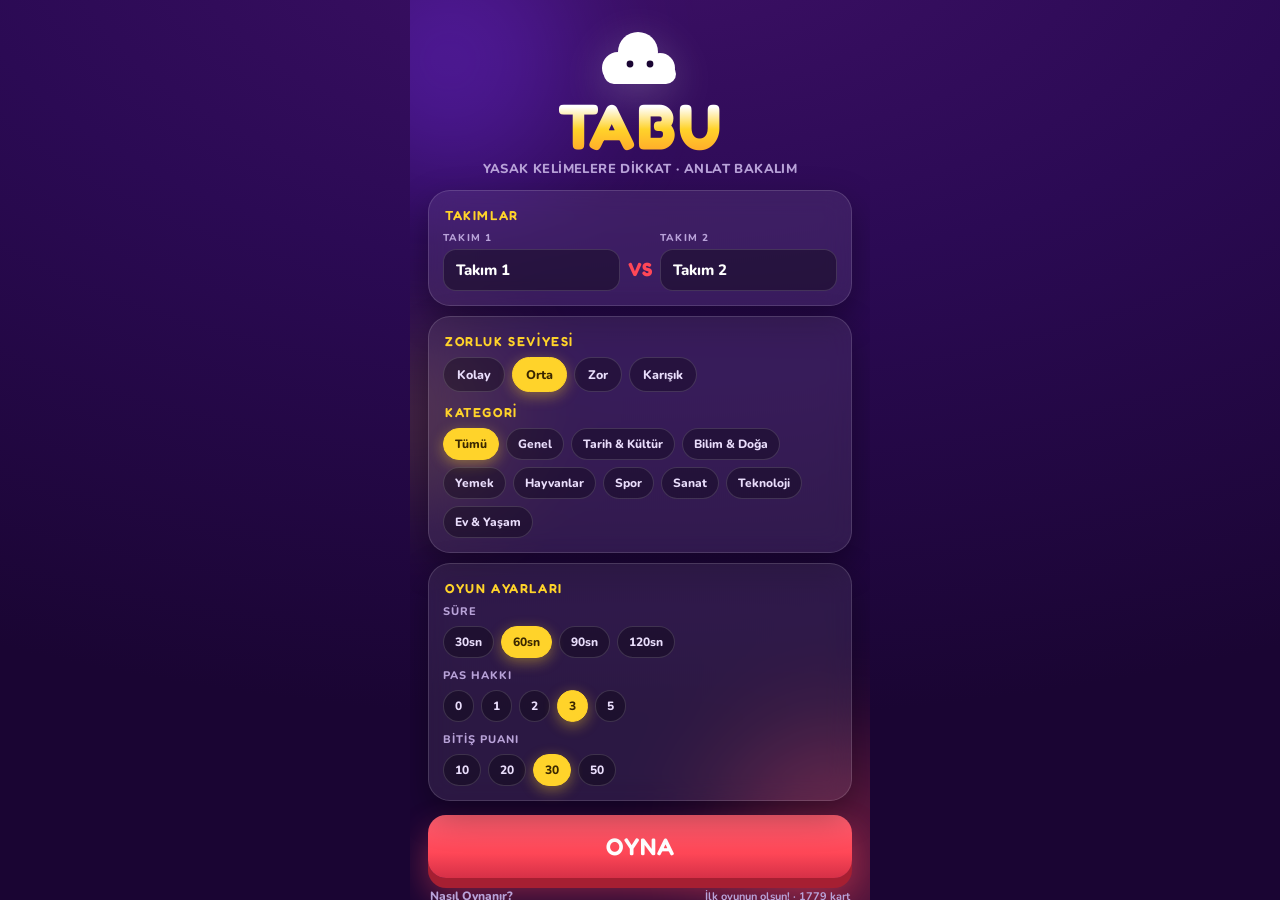
<file: tabu.html>
<!DOCTYPE html>
<html lang="tr">
<head>
<meta charset="UTF-8">
<meta name="viewport" content="width=device-width, initial-scale=1.0, maximum-scale=1.0, user-scalable=no">
<meta name="theme-color" content="#1a0533">
<title>TABU — Yasak Kelime Oyunu</title>
<link rel="icon" href="data:image/svg+xml,<svg xmlns='http://www.w3.org/2000/svg' viewBox='0 0 100 100'><circle cx='50' cy='55' r='38' fill='%23ff4757'/><text x='50' y='68' font-size='42' text-anchor='middle' fill='white' font-family='Arial Black'>T</text></svg>">
<link rel="preconnect" href="https://fonts.googleapis.com">
<link rel="preconnect" href="https://fonts.gstatic.com" crossorigin>
<link href="https://fonts.googleapis.com/css2?family=Fredoka:wght@400;500;600;700&family=Nunito:wght@600;700;800&display=swap" rel="stylesheet">
<style>
:root{
  --bg1:#1a0533; --bg2:#2b0a54; --bg3:#3d1066;
  --red:#ff4757; --red-dark:#d63047; --gold:#ffd32a; --green:#2ed573; --green-dark:#17a860;
  --card:#fff; --ink:#2f0530; --muted:#b9a3d9;
  --glass:rgba(255,255,255,.08); --glass2:rgba(255,255,255,.14);
}
*{margin:0;padding:0;box-sizing:border-box;-webkit-tap-highlight-color:transparent;user-select:none}
html,body{height:100%;overflow:hidden}
body{
  font-family:'Nunito',system-ui,sans-serif;
  background:radial-gradient(120% 90% at 50% -10%, var(--bg3) 0%, var(--bg2) 45%, var(--bg1) 100%);
  color:#fff; display:flex; justify-content:center; align-items:stretch;
}
#app{width:100%;max-width:460px;height:100dvh;position:relative;overflow:hidden}

/* floating cloud background blobs */
.blob{position:absolute;border-radius:50%;filter:blur(60px);opacity:.35;pointer-events:none;animation:drift 16s ease-in-out infinite alternate}
.blob.b1{width:260px;height:260px;background:#7b2ff7;top:-70px;left:-90px}
.blob.b2{width:220px;height:220px;background:#ff4757;bottom:-60px;right:-80px;animation-delay:-6s}
.blob.b3{width:150px;height:150px;background:#ffd32a;top:38%;left:-70px;opacity:.22;animation-delay:-11s}
@keyframes drift{from{transform:translateY(-24px) scale(1)}to{transform:translateY(28px) scale(1.12)}}

.screen{position:absolute;inset:0;padding:18px 18px calc(18px + env(safe-area-inset-bottom));display:flex;flex-direction:column;overflow-y:auto;overflow-x:hidden;scrollbar-width:none}
.screen::-webkit-scrollbar{display:none}
.hidden{display:none !important}

/* ---------- MENU ---------- */
.logo-cloud{margin:6px auto 2px;display:flex;flex-direction:column;align-items:center;animation:bob 3.2s ease-in-out infinite}
@keyframes bob{0%,100%{transform:translateY(0)}50%{transform:translateY(-9px)}}
.cloud-svg{filter:drop-shadow(0 10px 22px rgba(255,255,255,.22))}
h1.title{font-family:'Fredoka';font-weight:700;font-size:64px;line-height:1;letter-spacing:2px;text-align:center;
  background:linear-gradient(180deg,#fff 20%,#ffd32a 55%,#ff9f2a 100%);-webkit-background-clip:text;background-clip:text;color:transparent;
  text-shadow:none;margin-top:2px}
.tagline{text-align:center;color:var(--muted);font-size:13px;margin:2px 0 12px;font-weight:800;letter-spacing:.4px}

.panel{background:var(--glass);border:1px solid var(--glass2);border-radius:22px;padding:14px;backdrop-filter:blur(12px);-webkit-backdrop-filter:blur(12px);box-shadow:0 14px 34px rgba(0,0,0,.35)}
.panel h2{font-family:'Fredoka';font-size:13px;letter-spacing:1.6px;text-transform:uppercase;color:var(--gold);margin:2px 2px 8px;font-weight:600}

.teams-row{display:flex;gap:8px;align-items:center}
.team-input{flex:1;display:flex;flex-direction:column;gap:4px}
.team-input label{font-size:10px;letter-spacing:1.2px;color:var(--muted);font-weight:800;text-transform:uppercase}
.team-input input{width:100%;background:rgba(0,0,0,.35);border:1.5px solid var(--glass2);color:#fff;border-radius:13px;padding:10px 12px;font-size:15px;font-weight:800;font-family:'Nunito';outline:none;transition:border .2s}
.team-input input:focus{border-color:var(--gold)}
.vs{font-family:'Fredoka';font-weight:700;color:var(--red);font-size:19px;padding-top:14px}

.chips{display:flex;flex-wrap:wrap;gap:7px}
.chip{border:1.5px solid var(--glass2);background:rgba(0,0,0,.3);color:#e9ddfb;border-radius:999px;padding:8px 13px;font-size:12.5px;font-weight:800;font-family:'Nunito';cursor:pointer;transition:all .18s}
.chip.on{background:var(--gold);border-color:var(--gold);color:#3a2700;box-shadow:0 4px 14px rgba(255,211,42,.4)}
.chip.small{padding:7px 11px;font-size:12px}

.btn{display:block;width:100%;border:none;cursor:pointer;font-family:'Fredoka';font-weight:600;letter-spacing:1px;border-radius:18px;transition:transform .12s, filter .2s}
.btn:active{transform:scale(.96)}
.btn-play{font-size:24px;padding:17px;color:#fff;background:linear-gradient(180deg,#ff5f71,var(--red) 60%,var(--red-dark));box-shadow:0 10px 0 #a61f32,0 18px 34px rgba(255,71,87,.45);margin-top:14px}
.btn-play:active{transform:translateY(6px);box-shadow:0 4px 0 #a61f32,0 8px 18px rgba(255,71,87,.4)}

.menu-foot{display:flex;justify-content:space-between;align-items:center;margin-top:10px;padding:0 2px}
.linkish{background:none;border:none;color:var(--muted);font-family:'Nunito';font-weight:800;font-size:12px;cursor:pointer;text-decoration:underline}
.stat-line{font-size:11px;color:var(--muted);font-weight:700}

/* ---------- GAME ---------- */
.topbar{display:flex;gap:8px;align-items:stretch}
.team-chip{flex:1;background:var(--glass);border:1.5px solid var(--glass2);border-radius:16px;padding:7px 10px;text-align:center;transition:all .25s;position:relative}
.team-chip .tname{font-size:10.5px;letter-spacing:1px;text-transform:uppercase;color:var(--muted);font-weight:800;white-space:nowrap;overflow:hidden;text-overflow:ellipsis}
.team-chip .tscore{font-family:'Fredoka';font-size:30px;font-weight:700;line-height:1.05}
.team-chip.active{border-color:var(--gold);background:rgba(255,211,42,.13);box-shadow:0 0 0 1.5px var(--gold),0 8px 22px rgba(255,211,42,.18)}
.team-chip.active .tname{color:var(--gold)}
.team-chip .turn-dot{position:absolute;top:6px;right:8px;width:9px;height:9px;border-radius:50%;background:var(--gold);box-shadow:0 0 8px var(--gold);display:none}
.team-chip.active .turn-dot{display:block;animation:blink 1s infinite}
@keyframes blink{50%{opacity:.3}}

.timer-wrap{display:flex;justify-content:center;align-items:center;margin:8px 0 4px;position:relative}
.timer-num{position:absolute;font-family:'Fredoka';font-size:44px;font-weight:700}
.timer-num small{display:block;font-size:10px;letter-spacing:2px;color:var(--muted);text-align:center;font-family:'Nunito';font-weight:800}
.timer-num.low{color:var(--red);animation:pulse .5s infinite}
@keyframes pulse{50%{transform:scale(1.18)}}
.ring-bg{stroke:rgba(255,255,255,.12)}
.ring-fg{stroke:var(--green);stroke-linecap:round;transition:stroke .3s}
.ring-fg.low{stroke:var(--red)}

/* the card */
.card-zone{flex:1;display:flex;align-items:center;justify-content:center;perspective:900px;min-height:0}
.card{width:100%;max-width:380px;border-radius:26px;overflow:hidden;background:var(--card);color:var(--ink);box-shadow:0 26px 60px rgba(0,0,0,.55),0 0 0 1px rgba(255,255,255,.15) inset;animation:deal .45s cubic-bezier(.2,1.4,.4,1)}
@keyframes deal{from{transform:rotateY(70deg) translateY(-30px) scale(.7);opacity:0}to{transform:none;opacity:1}}
.card-top{background:linear-gradient(160deg,#ff5f71 0%,var(--red) 45%,#c2293c 100%);padding:16px 14px 13px;text-align:center;position:relative}
.card-cat{font-size:9.5px;letter-spacing:2.4px;text-transform:uppercase;color:rgba(255,255,255,.85);font-weight:800}
.target{font-family:'Fredoka';font-weight:700;font-size:clamp(26px,8.4vw,40px);color:#fff;line-height:1.15;margin-top:6px;text-shadow:0 3px 0 rgba(0,0,0,.18);word-break:break-word}
.card-bottom{background:#fff;padding:12px 12px 14px}
.forbid-title{font-size:9px;letter-spacing:2.2px;color:#c2293c;font-weight:800;text-align:center;margin-bottom:8px}
.forbid{list-style:none;display:flex;flex-direction:column;gap:7px}
.forbid li{display:flex;align-items:center;gap:10px;background:#ffe3e7;border:1px solid #ffc2cb;border-radius:12px;padding:8px 12px;font-weight:800;font-size:15.5px;color:#5a0e1a}
.fx{flex:0 0 20px;height:20px;border-radius:50%;background:#c2293c;color:#fff;font-size:12px;display:flex;align-items:center;justify-content:center;font-weight:900}

/* action buttons */
.actions{display:flex;gap:9px;margin-top:10px}
.act{flex:1;border:none;border-radius:20px;padding:13px 6px 12px;cursor:pointer;font-family:'Fredoka';font-weight:600;letter-spacing:.6px;display:flex;flex-direction:column;align-items:center;gap:2px;transition:transform .12s, filter .2s;box-shadow:0 6px 0 rgba(0,0,0,.28)}
.act:active{transform:translateY(4px);box-shadow:0 2px 0 rgba(0,0,0,.28)}
.act .big{font-size:19px}
.act .sub{font-family:'Nunito';font-size:9.5px;font-weight:800;opacity:.85;letter-spacing:.4px}
.act-pass{background:linear-gradient(180deg,#ffd32a,#f5b90d);color:#4a3000}
.act-buzz{background:linear-gradient(180deg,#ff6b6b,var(--red));color:#fff}
.act-ok{background:linear-gradient(180deg,#3ef58b,var(--green-dark));color:#04331c}
.act-buzz .big,.act-ok .big{font-size:25px;line-height:1}
.passes-left{text-align:center;font-size:11px;font-weight:800;color:var(--muted);margin-top:7px;min-height:14px}
.passes-left b{color:var(--gold)}

.quit-btn{position:absolute;top:calc(10px + env(safe-area-inset-top));right:12px;background:rgba(0,0,0,.4);border:1px solid var(--glass2);color:#cbb9ea;border-radius:12px;font-size:11px;font-weight:800;padding:6px 10px;cursor:pointer;z-index:5}

/* ---------- INTERSTITIAL ---------- */
.inter{justify-content:center;align-items:center;text-align:center;gap:8px}
.inter .big-team{font-family:'Fredoka';font-size:44px;font-weight:700;background:linear-gradient(180deg,#fff,var(--gold));-webkit-background-clip:text;background-clip:text;color:transparent;line-height:1.15}
.inter p{color:var(--muted);font-weight:800;max-width:280px}
.inter .score-now{font-family:'Fredoka';font-size:19px;color:#fff;background:var(--glass);border:1px solid var(--glass2);border-radius:16px;padding:10px 22px;margin:6px 0}
.btn-gold{font-size:20px;padding:15px;background:linear-gradient(180deg,#ffe066,var(--gold) 60%,#eab308);color:#3a2700;box-shadow:0 8px 0 #a9790a,0 14px 30px rgba(255,211,42,.35)}
.btn-gold:active{transform:translateY(5px);box-shadow:0 3px 0 #a9790a}
.pulse-ring{animation:ringpulse 1.6s ease-out infinite}
@keyframes ringpulse{0%{box-shadow:0 0 0 0 rgba(255,211,42,.5)}100%{box-shadow:0 0 0 22px rgba(255,211,42,0)}}

/* ---------- GAME OVER ---------- */
.over{justify-content:center;align-items:center;text-align:center;gap:6px}
.trophy{font-size:0;margin-bottom:2px;animation:bob 2.4s ease-in-out infinite}
.winner-name{font-family:'Fredoka';font-size:37px;font-weight:700;color:var(--gold);line-height:1.15;text-shadow:0 0 34px rgba(255,211,42,.4)}
.winner-sub{color:var(--muted);font-weight:800;letter-spacing:2px;text-transform:uppercase;font-size:11px}
.final-scores{display:flex;gap:12px;margin:10px 0}
.final-box{background:var(--glass);border:1px solid var(--glass2);border-radius:18px;padding:12px 20px;min-width:120px}
.final-box.win{border-color:var(--gold);box-shadow:0 0 24px rgba(255,211,42,.25)}
.final-box .fs-name{font-size:11px;color:var(--muted);font-weight:800;text-transform:uppercase;letter-spacing:1px}
.final-box .fs-num{font-family:'Fredoka';font-size:44px;font-weight:700}
.over-stats{font-size:12px;color:var(--muted);font-weight:700}
.btn-row{display:flex;gap:10px;width:100%;margin-top:10px}
.btn-secondary{background:var(--glass2);color:#fff;box-shadow:0 6px 0 rgba(0,0,0,.3)}
.btn-secondary:active{transform:translateY(4px);box-shadow:0 2px 0 rgba(0,0,0,.3)}

/* toast */
#toast{position:absolute;bottom:110px;left:50%;transform:translateX(-50%) translateY(20px);background:#000d;border:1px solid var(--glass2);color:#ffd9de;padding:10px 18px;border-radius:14px;font-weight:800;font-size:13px;opacity:0;pointer-events:none;transition:all .25s;z-index:50;white-space:nowrap}
#toast.show{opacity:1;transform:translateX(-50%) translateY(0)}

/* flash overlay for düdük */
#flash{position:absolute;inset:0;background:radial-gradient(circle,rgba(255,0,0,.28),rgba(255,0,0,.5));opacity:0;pointer-events:none;z-index:40;transition:opacity .18s}
#flash.show{opacity:1}

/* rules modal */
#rulesModal{position:absolute;inset:0;background:rgba(10,2,24,.82);z-index:60;display:flex;align-items:center;justify-content:center;padding:22px}
.rules-card{background:#241040;border:1px solid var(--glass2);border-radius:24px;padding:22px;max-height:80dvh;overflow-y:auto}
.rules-card h3{font-family:'Fredoka';color:var(--gold);margin-bottom:10px;font-size:21px}
.rules-card li{margin:6px 0 6px 18px;font-size:13.5px;color:#e6dbf7;font-weight:600}
.rules-card b{color:#fff}
#confetti{position:absolute;inset:0;pointer-events:none;z-index:55}
</style>
</head>
<body>
<div id="app">
  <div class="blob b1"></div><div class="blob b2"></div><div class="blob b3"></div>

  <!-- ============ MENU ============ -->
  <section id="screen-menu" class="screen">
    <div class="logo-cloud">
      <svg class="cloud-svg" width="96" height="66" viewBox="0 0 96 66">
        <g fill="#ffffff">
          <circle cx="26" cy="44" r="16"/><circle cx="46" cy="28" r="20"/><circle cx="68" cy="44" r="15"/><rect x="12" y="40" width="72" height="20" rx="10"/>
        </g>
        <circle cx="38" cy="40" r="3.4" fill="#1a0533"/><circle cx="58" cy="40" r="3.4" fill="#1a0533"/>
      </svg>
    </div>
    <h1 class="title">TABU</h1>
    <p class="tagline">YASAK KELİMELERE DİKKAT · ANLAT BAKALIM</p>

    <div class="panel" style="margin-bottom:10px">
      <h2>Takımlar</h2>
      <div class="teams-row">
        <div class="team-input"><label for="t1name">Takım 1</label><input id="t1name" maxlength="16" value="Takım 1" autocomplete="off"></div>
        <div class="vs">VS</div>
        <div class="team-input"><label for="t2name">Takım 2</label><input id="t2name" maxlength="16" value="Takım 2" autocomplete="off"></div>
      </div>
    </div>

    <div class="panel" style="margin-bottom:10px">
      <h2>Zorluk Seviyesi</h2>
      <div class="chips" id="difficultyChips">
        <button class="chip" data-d="0">Kolay</button>
        <button class="chip on" data-d="1">Orta</button>
        <button class="chip" data-d="2">Zor</button>
        <button class="chip" data-d="all">Karışık</button>
      </div>
      <h2 style="margin-top:12px">Kategori</h2>
      <div class="chips" id="categoryChips">
        <button class="chip small on" data-c="all">Tümü</button>
        <button class="chip small" data-c="genel">Genel</button>
        <button class="chip small" data-c="kültür">Tarih &amp; Kültür</button>
        <button class="chip small" data-c="bilim">Bilim &amp; Doğa</button>
        <button class="chip small" data-c="yemek">Yemek</button>
        <button class="chip small" data-c="hayvan">Hayvanlar</button>
        <button class="chip small" data-c="spor">Spor</button>
        <button class="chip small" data-c="sanat">Sanat</button>
        <button class="chip small" data-c="teknoloji">Teknoloji</button>
        <button class="chip small" data-c="ev">Ev &amp; Yaşam</button>
      </div>
    </div>

    <div class="panel">
      <h2>Oyun Ayarları</h2>
      <div class="chips" style="margin-bottom:10px">
        <span style="font-size:11px;font-weight:800;color:var(--muted);width:100%;letter-spacing:1px">SÜRE</span>
        <button class="chip small" data-time="30">30sn</button>
        <button class="chip small on" data-time="60">60sn</button>
        <button class="chip small" data-time="90">90sn</button>
        <button class="chip small" data-time="120">120sn</button>
      </div>
      <div class="chips" style="margin-bottom:10px">
        <span style="font-size:11px;font-weight:800;color:var(--muted);width:100%;letter-spacing:1px">PAS HAKKI</span>
        <button class="chip small" data-pass="0">0</button>
        <button class="chip small" data-pass="1">1</button>
        <button class="chip small" data-pass="2">2</button>
        <button class="chip small on" data-pass="3">3</button>
        <button class="chip small" data-pass="5">5</button>
      </div>
      <div class="chips">
        <span style="font-size:11px;font-weight:800;color:var(--muted);width:100%;letter-spacing:1px">BİTİŞ PUANI</span>
        <button class="chip small" data-target="10">10</button>
        <button class="chip small" data-target="20">20</button>
        <button class="chip small on" data-target="30">30</button>
        <button class="chip small" data-target="50">50</button>
      </div>
    </div>

    <button class="btn btn-play" id="startBtn">OYNA</button>
    <div class="menu-foot">
      <button class="linkish" id="rulesBtn">Nasıl Oynanır?</button>
      <span class="stat-line" id="menuStats"></span>
    </div>
  </section>

  <!-- ============ GAME ============ -->
  <section id="screen-game" class="screen hidden">
    <button class="quit-btn" id="quitBtn">BİTİR</button>
    <div class="topbar">
      <div class="team-chip active" id="chip0"><span class="turn-dot"></span><div class="tname">Takım 1</div><div class="tscore">0</div></div>
      <div class="team-chip" id="chip1"><span class="turn-dot"></span><div class="tname">Takım 2</div><div class="tscore">0</div></div>
    </div>

    <div class="timer-wrap">
      <svg width="132" height="132" viewBox="0 0 132 132">
        <circle class="ring-bg" cx="66" cy="66" r="56" stroke-width="11" fill="none"/>
        <circle class="ring-fg" id="ringFg" cx="66" cy="66" r="56" stroke-width="11" fill="none"
                stroke-dasharray="351.86" stroke-dashoffset="0" transform="rotate(-90 66 66)"/>
      </svg>
      <div class="timer-num" id="timerNum">60<small>SANİYE</small></div>
    </div>

    <div class="card-zone">
      <div class="card" id="gameCard">
        <div class="card-top">
          <div class="card-cat" id="cardCat">GENEL</div>
          <div class="target" id="targetWord">KELİME</div>
        </div>
        <div class="card-bottom">
          <div class="forbid-title">— BU KELİMELERİ KULLANMA —</div>
          <ul class="forbid" id="forbidList"></ul>
        </div>
      </div>
    </div>

    <div class="actions">
      <button class="act act-pass" id="passBtn"><span class="big">PAS</span><span class="sub" id="passSub">3 hak kaldı</span></button>
      <button class="act act-buzz" id="buzzBtn"><span class="big">Düdük!</span><span class="sub">−1 puan</span></button>
      <button class="act act-ok" id="okBtn"><span class="big">DOĞRU</span><span class="sub">+1 puan</span></button>
    </div>
    <div class="passes-left" id="passesLeft"></div>
  </section>

  <!-- ============ INTERSTITIAL (sıra devri) ============ -->
  <section id="screen-inter" class="screen inter hidden">
    <div class="logo-cloud" style="animation-duration:2.2s">
      <svg class="cloud-svg" width="70" height="50" viewBox="0 0 96 66">
        <g fill="#ffffff"><circle cx="26" cy="44" r="16"/><circle cx="46" cy="28" r="20"/><circle cx="68" cy="44" r="15"/><rect x="12" y="40" width="72" height="20" rx="10"/></g>
        <circle cx="38" cy="40" r="3.4" fill="#1a0533"/><circle cx="58" cy="40" r="3.4" fill="#1a0533"/>
      </svg>
    </div>
    <p id="interLabel">SIRA DEĞİŞTİ</p>
    <div class="big-team" id="interTeam">Takım 2</div>
    <div class="score-now" id="interScore">0 – 0</div>
    <p>Telefonu anlatıcıya uzatın. Kartı sadece <b>anlatıcı</b> görsün!</p>
    <button class="btn btn-gold pulse-ring" id="readyBtn" style="max-width:280px">HAZIRIM</button>
  </section>

  <!-- ============ GAME OVER ============ -->
  <section id="screen-over" class="screen over hidden">
    <canvas id="confetti"></canvas>
    <svg class="trophy" width="110" height="110" viewBox="0 0 110 110">
      <path d="M30 12h50v14a25 25 0 0 1-8.4 18.6A26 26 0 0 1 56 55v6h10a6 6 0 0 1 6 6v4H38v-4a6 6 0 0 1 6-6h10v-6A26 26 0 0 1 38.4 44.6A25 25 0 0 1 30 26V12z" fill="#ffd32a" stroke="#e0a800" stroke-width="3" stroke-linejoin="round"/>
      <path d="M30 20h-9a4 4 0 0 0-4 4 16 16 0 0 0 14 15.8M80 20h9a4 4 0 0 1 4 4 16 16 0 0 1-14 15.8" fill="none" stroke="#e0a800" stroke-width="5" stroke-linecap="round"/>
      <rect x="34" y="74" width="42" height="8" rx="3" fill="#ffd32a" stroke="#e0a800" stroke-width="3"/>
      <rect x="28" y="84" width="54" height="8" rx="3" fill="#ffb700" stroke="#e0a800" stroke-width="3"/>
    </svg>
    <div class="winner-sub">KAZANAN</div>
    <div class="winner-name" id="winnerName">Takım 1</div>
    <div class="final-scores">
      <div class="final-box" id="finalBox0"><div class="fs-name">Takım 1</div><div class="fs-num">0</div></div>
      <div class="final-box" id="finalBox1"><div class="fs-name">Takım 2</div><div class="fs-num">0</div></div>
    </div>
    <div class="over-stats" id="overStats"></div>
    <div class="btn-row">
      <button class="btn btn-secondary" id="menuBtn" style="font-size:16px;padding:14px">Menü</button>
      <button class="btn btn-gold" id="rematchBtn" style="font-size:16px;padding:14px">Rövanş</button>
    </div>
  </section>

  <div id="toast"></div>
  <div id="flash"></div>

  <!-- rules modal -->
  <div id="rulesModal" class="hidden">
    <div class="rules-card">
      <h3>Nasıl Oynanır?</h3>
      <ul>
        <li>Oyuncular <b>2 takıma</b> ayrılır. Her turda bir takımın <b>anlatıcısı</b> telefonu alır.</li>
        <li>Anlatıcı, kartta yazan <b>hedef kelimeyi</b> takımına anlatmaya çalışır — ama karttaki <b>5 yasak kelimeyi</b> asla söyleyemez (türevleri de yasak!).</li>
        <li>Hedef kelimeyi hecelemek, harf harf söylemek ve kelimeye kafiye yapan kelimeler de <b>yasaktır</b>.</li>
        <li>Takım doğru bilirse <b>DOĞRU</b> düğmesine basılır: <b>+1 puan</b>.</li>
        <li>Pas hakkın varsa <b>PAS</b> diyebilirsin; kelimeyi atlarsın ama puan alamazsın.</li>
        <li>Yasak kelimeyi söylersen karşı takım <b>DÜDÜK</b> çalar: <b>−1 puan</b> ve kart atlanır.</li>
        <li>Süre bitince sıra diğer takıma geçer. <b>Bitiş puanına</b> ilk ulaşan oyunu kazanır!</li>
      </ul>
      <button class="btn btn-gold" id="closeRules" style="margin-top:12px;font-size:16px;padding:12px">ANLADIM</button>
    </div>
  </div>
</div>

<script>
/* ============================================================
   TABU — Yasak Kelime Oyunu
   Kelime bankası gerçek internet listelerinden derlendi:
   - nejdetkadir/turkish-taboo-words (MIT) — data/words.json
   - xUmutKx/Taboo_J2me (MIT) — TabuData.java, 1170 kart
   + elle derlenen Türkçe yasak kelimeler
   Toplam 1779 kart. Her oyun havuzu yeniden karıştırılır;
   kartlar bitene kadar tekrar etmez.
   ============================================================ */
const WORDS = [
{w:'KÖPEK',f:['EVCİL HAYVAN','HAVLAMA','KUYRUK SALLAYAN','SADIK','TASMA'],t:0,c:'hayvan'},
{w:'PASTA',f:['TATLI','DOĞUM GÜNÜ','KREMA','DİLİM','ŞEKERLİ'],t:0,c:'yemek'},
{w:'GÜNEŞ',f:['YILDIZ','GÖKYÜZÜ','ISI','SARI','GÜN IŞIĞI'],t:0,c:'bilim'},
{w:'ARABA',f:['ARAÇ','SÜRÜCÜ','YOL','MOTOR','TEKERLEK'],t:0,c:'genel'},
{w:'TABURE',f:['KOLTUK','MOBİLYA','OTURMAK','AYAK','İSKEMLE'],t:0,c:'ev'},
{w:'KİTAP',f:['OKUMA','HİKÂYE','SAYFA','YAZAR','KÜTÜPHANE'],t:0,c:'kültür'},
{w:'PİZZA',f:['YİYECEK','PEYNİR','DİLİM','HAMUR','SOS'],t:0,c:'yemek'},
{w:'AĞAÇ',f:['BİTKİ','YAPRAK','AHŞAP','ORMAN','KÖK'],t:0,c:'bilim'},
{w:'TOP',f:['YUVARLAK','ZIPLAMAK','OYNAMAK','SPOR','ATMAK'],t:0,c:'spor'},
{w:'TELEFON',f:['GÖRÜŞME','MOBİL','MESAJ','ARAMA','SES'],t:0,c:'teknoloji'},
{w:'KAPI',f:['GİRİŞ','AÇMAK','KAPATMAK','KİLİT','ANAHTAR'],t:0,c:'ev'},
{w:'KEDİ',f:['MİYAV','TÜY','MIRLAMA','PENÇE','EVCİL HAYVAN'],t:0,c:'hayvan'},
{w:'EV',f:['HANE','BİNA','ÇATI','DUVARLAR','PENCERE'],t:0,c:'ev'},
{w:'KALEM',f:['YAZMAK','MÜREKKEP','KAĞIT','UÇ','DEFTER'],t:0,c:'genel'},
{w:'ANAHTAR',f:['KİLİTLEME','KAPI','KİLİT','AÇMAK','ÇEVİRME'],t:0,c:'ev'},
{w:'BALIK',f:['YÜZME','SU','YÜZGEÇ','AKVARYUM','DENİZ'],t:0,c:'hayvan'},
{w:'ŞAPKA',f:['BAŞLIK','KASKET','GÜNEŞ','GİYSİ','AKSESUAR'],t:0,c:'genel'},
{w:'MASA',f:['MOBİLYA','YEMEK','YÜZEY','ÇALIŞMAK','AYAK'],t:0,c:'ev'},
{w:'ÇİÇEK',f:['BİTKİ','YAPRAK','BAHÇE','RENK','KOKLAMAK'],t:0,c:'bilim'},
{w:'SAAT',f:['ZAMAN','YELKOVAN','ALARM','AKREP','RAKAMLAR'],t:0,c:'ev'},
{w:'SANDALYE',f:['OTURMAK','MOBİLYA','AYAK','SIRTLIK','YASTIK'],t:0,c:'ev'},
{w:'BARDAK',f:['İÇECEK','KUPA','SAP','CAM','SU'],t:0,c:'ev'},
{w:'LAMBA',f:['AMPUL','GÖLGE','AYDINLATMA','ELEKTRİK','ABAJUR'],t:0,c:'ev'},
{w:'AYAKKABI',f:['ÇORAP','TABAN','BAĞCIK','YÜRÜMEK','GİYMEK'],t:0,c:'genel'},
{w:'GÖMLEK',f:['GİYSİ','GİYMEK','YAKA','KETEN','ÜTÜ'],t:0,c:'genel'},
{w:'KAŞIK',f:['YEMEK','KARIŞTIRMA','GÜMÜŞ','ÇORBA','TATLI'],t:0,c:'ev'},
{w:'ELMA',f:['MEYVE','KIRMIZI','GEVREK','AĞAÇ','YEŞİL'],t:0,c:'yemek'},
{w:'PENCERE',f:['CAM','MANZARA','ÇERÇEVE','AÇMAK','KAPATMAK'],t:0,c:'ev'},
{w:'ÇANTA',f:['TAŞIMA','SIRT','KOL','OKUL','EL'],t:0,c:'genel'},
{w:'PORTAKAL',f:['MEYVE','NARENCİYE','KABUK','TURUNCU','TATLI'],t:0,c:'yemek'},
{w:'YATAK',f:['UYUMAK','YATMAK','DİNLENMEK','YORGAN','YASTIK'],t:0,c:'ev'},
{w:'KOLTUK',f:['SANDALYE','MOBİLYA','RAHATLIK','SALON','OTURMAK'],t:0,c:'ev'},
{w:'FUTBOL TOPU',f:['SPOR','ATMA','YAKALAMA','YUVARLAK','RONALDO'],t:0,c:'spor'},
{w:'GİTAR',f:['ENSTRÜMAN','TEL','MÜZİK','AKOR','ÇALMAK'],t:0,c:'sanat'},
{w:'ÖRDEK',f:['GAGA','SU','TÜY','KUĞU','YÜZMEK'],t:0,c:'hayvan'},
{w:'EKMEK',f:['YEMEK','DİLİM','SOMUN','FIRIN','TOST'],t:0,c:'yemek'},
{w:'KUŞ',f:['KANAT','UÇMAK','TÜY','GÖÇ','YUVA'],t:0,c:'hayvan'},
{w:'ÇİKOLATA',f:['TATLI','KAHVERENGİ','KAKAO','BAR','BİTTER'],t:0,c:'yemek'},
{w:'DENİZ',f:['TUZLU','DALGA','KUMSAL','SU','ISLAK'],t:0,c:'bilim'},
{w:'MEKTUP',f:['YAZMAK','POSTA','ZARF','MESAJ','PUL'],t:0,c:'genel'},
{w:'VOLKAN',f:['PATLAMA','LAV','KRATER','MAGMA','SICAK'],t:2,c:'bilim'},
{w:'RÖNESANS',f:['SANAT','YENİDEN DOĞUŞ','İTALYA','ORTAÇAĞ','DA VİNCİ'],t:2,c:'kültür'},
{w:'DİNOZOR',f:['SOYU TÜKENMİŞ','FOSİL','JURA','SÜRÜNGEN','EVRİM'],t:2,c:'bilim'},
{w:'GÜNEŞ SİSTEMİ',f:['GEZEGEN','AY','YÖRÜNGE','UZAY','GALAKSİ'],t:2,c:'bilim'},
{w:'DEVRİM',f:['DEĞİŞİM','İSYAN','PROTESTO','AYAKLANMA','YENİLİK'],t:2,c:'tarih'},
{w:'TSUNAMİ',f:['DALGA','OKYANUS','FELAKET','DEPREM','KASIRGA'],t:2,c:'bilim'},
{w:'PİCASSO',f:['SANATÇI','KÜBİZM','RESİM','İSPANYA','RESSAM'],t:2,c:'sanat'},
{w:'SENFONİ',f:['MÜZİK','ORKESTRA','ŞEF','BEETHOVEN','ENSTRÜMAN'],t:2,c:'sanat'},
{w:'DEMOKRASİ',f:['HÜKÜMET','OYLAMA','ÖZGÜRLÜK','HALK','EŞİTLİK'],t:2,c:'tarih'},
{w:'ÖZGÜRLÜK HEYKELİ',f:['NEW YORK','MEŞALE','SEMBOL','HÜRRİYET','AMERİKA'],t:2,c:'tarih'},
{w:'YERÇEKİMİ',f:['KUVVET','ELMA','NEWTON','FİZİK','KÜTLE'],t:2,c:'bilim'},
{w:'SHAKESPEARE',f:['OYUN YAZARI','SONE','TRAGEDYA','İNGİLTERE','TİYATRO'],t:2,c:'sanat'},
{w:'BUZUL',f:['SU','ERİME','KUTUP','DONMUŞ','TİTANİK'],t:2,c:'bilim'},
{w:'MONA LİSA',f:['RESİM','GÜLÜMSEME','DA VİNCİ','LOUVRE','RÖNESANS'],t:2,c:'sanat'},
{w:'BİLGİSAYAR',f:['TEKNOLOJİ','İNTERNET','CİHAZ','YAZILIM','KOD'],t:2,c:'teknoloji'},
{w:'EYFEL KULESİ',f:['PARİS','OLİMPİYAT','ÇELİK','FRANSA','DEMİR'],t:2,c:'tarih'},
{w:'ÇÖL',f:['KUM','SICAK','KURAK','KURU','VAHA'],t:2,c:'bilim'},
{w:'EMPIRE STATE BİNASI',f:['NEW YORK','GÖKDELEN','GÖZLEM','YÜKSEK','AMERİKA'],t:2,c:'tarih'},
{w:'BUZUKİ',f:['ENSTRÜMAN','TEL','MÜZİK','ÇALMAK','YUNAN'],t:2,c:'sanat'},
{w:'AMAZON YAĞMUR ORMANLARI',f:['BREZİLYA','BİYOÇEŞİTLİLİK','TROPİKAL','EKOSİSTEM','GÜNEY AMERİKA'],t:2,c:'bilim'},
{w:'MOZART',f:['BESTECİ','KLASİK','PİYANO','AVUSTURYA','BEETHOVEN'],t:2,c:'sanat'},
{w:'İNTERNET',f:['AĞ','BAĞLANTI','BİLGİ','ÇEVRİMİÇİ','KOTA'],t:2,c:'teknoloji'},
{w:'EVEREST',f:['DAĞ','ZİRVE','NEPAL','TIRMANMAK','YÜKSEK'],t:2,c:'bilim'},
{w:'METRO',f:['TAŞIMA','YERALTI','TREN','VAGON','PERON'],t:2,c:'genel'},
{w:'BAĞIMSIZLIK BİLDİRGESİ',f:['AMERİKA','ÖZGÜRLÜK','BELGE','1776','HAK'],t:2,c:'tarih'},
{w:'YILDIZLI GECE',f:['RESİM','VAN GOGH','GÖKYÜZÜ','SANAT ESERİ','FIRÇA'],t:2,c:'sanat'},
{w:'PİRAMİTLER',f:['MISIR','FİRAVUN','MEZAR','ANTİK','KLEOPATRA'],t:2,c:'tarih'},
{w:'DA VİNCİ',f:['RESİM','MONA LİSA','MÜHENDİS','RÖNESANS','GÖZLEMCİ'],t:2,c:'sanat'},
{w:'KIZIL HAÇ',f:['İNSANİ','YARDIM','KURTARMA','ACİL','SAĞLIK'],t:2,c:'genel'},
{w:'ÇİN SEDDİ',f:['TARİH','DUVAR','SAVUNMA','KALE','MİMARİ'],t:2,c:'tarih'},
{w:'HOLLYWOOD',f:['FİLM','YILDIZ','KALİFORNİYA','ŞÖHRET','AKTÖR'],t:2,c:'sanat'},
{w:'EİNSTEİN',f:['BİLİM İNSANI','TEORİ','GÖRELİLİK','DAHİ','FİZİK'],t:2,c:'bilim'},
{w:'BÜYÜK SET RESİFİ',f:['AVUSTRALYA','MERCAN','DENİZ','OKYANUS','DOĞAL YAŞAM'],t:2,c:'bilim'},
{w:'II. DÜNYA SAVAŞI',f:['ÇATIŞMA','MÜTTEFİKLER','MİHVER','1939','HİTLER'],t:2,c:'tarih'},
{w:'APOLLO 11',f:['AY','İNİŞ','ARMSTRONG','UZAY','ASTRONOT'],t:2,c:'tarih'},
{w:'BUDA',f:['DİN','AYDINLANMA','SİDDHARTHA GAUTAMA','MEDİTASYON','BUDİZM'],t:2,c:'kültür'},
{w:'KOLEZYUM',f:['ROMA','GLADYATÖR','ARENA','ANTİK','TARİH'],t:2,c:'tarih'},
{w:'TİTANİK',f:['GEMİ','FELAKET','BUZDAĞI','OKYANUS','LEONARDO Dİ CAPRİO'],t:2,c:'tarih'},
{w:'FUTBOL',f:['SPOR','TOP','GOL','SAHA','MESSİ'],t:1,c:'spor'},
{w:'NEW YORK',f:['ÖZGÜRLÜK HEYKELİ','WALL STREET','AMERİKA','CENTRAL PARK','TİMES MEYDANI'],t:1,c:'tarih'},
{w:'HECE',f:['KELİME','HARF','SES','OKUMAK','YAZI'],t:1,c:'kültür'},
{w:'KÜSMEK',f:['DARILMAK','KIZMAK','KONUŞMAK','TARTIŞMAK','KAVGA'],t:1,c:'genel'},
{w:'AVİZE',f:['LAMBA','KRİSTAL','TAVAN','IŞIK','AYDINLIK'],t:1,c:'ev'},
{w:'TERİM',f:['KELİME','ANLAM','BİLİM','SANAT','KAVRAM'],t:1,c:'kültür'},
{w:'SOYUT',f:['DUYU','ALGILAMAK','GÖRÜLMEYEN','İSİM','SOMUT'],t:1,c:'kültür'},
{w:'BASKÜL',f:['TARTI','KİLO','AĞIR','ÖLÇÜ','HAFİF'],t:1,c:'ev'},
{w:'ARMAĞAN',f:['HEDİYE','VERMEK','ALMAK','DOĞUM GÜNÜ','SEVİNDİRMEK'],t:1,c:'genel'},
{w:'ANTİKA',f:['MÜZAYEDE','ZENGİN','ESKİ','TABLO','TARİHİ'],t:1,c:'genel'},
{w:'SATRANÇ',f:['ŞAH-MAT','KALE','VEZİR','PİYON','FİL'],t:1,c:'genel'},
{w:'PARAŞÜT',f:['UÇAK','ATLAMAK','UÇMAK','BALON','HAVA'],t:1,c:'spor'},
{w:'TİYATRO',f:['OYUNCU','SAHNE','PERDE','OYUN','SUFLÖR'],t:1,c:'sanat'},
{w:'DOST',f:['GÜVEN','SAMİMİ','DÜRÜST','ARKADAŞ','AHLAKLI'],t:1,c:'genel'},
{w:'BONKÖR',f:['ELİ AÇIK','CÖMERT','PARA','GÖNLÜ ZENGİN','HARCAMAK'],t:1,c:'genel'},
{w:'FİDAN',f:['AĞAÇ','BÜYÜMEK','KÜÇÜK','ORMAN','DİKMEK'],t:1,c:'bilim'},
{w:'PRATİK',f:['KOLAY','ZEKÂ','ÇABUK','HIZLI','ÇÖZÜM'],t:1,c:'genel'},
{w:'MESAİ',f:['SAAT','İŞ','FAZLA','AKŞAM','KALMAK'],t:1,c:'genel'},
{w:'BAMBU',f:['SAZLIK','MOBİLYA','AĞAÇ','MASA','SANDALYE'],t:1,c:'bilim'},
{w:'YABANİ',f:['VAHŞİ','İLKEL','HAYAT','ORMAN','HAYVAN'],t:1,c:'hayvan'},
{w:'YELPAZE',f:['SICAK','RÜZGÂR','YAZ','KADIN','SALLAMAK'],t:1,c:'ev'},
{w:'ÇUVAL',f:['TORBA','DOLDURMAK','YEM','UN','KOYMAK'],t:1,c:'ev'},
{w:'AJANDA',f:['DEFTER','İŞ','YAZMAK','GÜN','TOPLANTI'],t:1,c:'genel'},
{w:'İŞTAH',f:['ACIKMAK','KESİLMEK','AÇMAK','LEZZET','YEMEK'],t:1,c:'yemek'},
{w:'İHALE',f:['BELEDİYE','GİRMEK','AÇMAK','YOLSUZLUK','KAZANMAK'],t:1,c:'genel'},
{w:'HİLE',f:['ALDATMAK','KANDIRMAK','OYUN','YAPMAK','KUMAR'],t:1,c:'genel'},
{w:'HALAY',f:['DÜĞÜN','ÇEKMEK','OYNAMAK','MENDİL','MAHMUT TUNCER'],t:1,c:'kültür'},
{w:'PLAKET',f:['ÖDÜL','TÖREN','BAŞARI','VERMEK','TEŞEKKÜR'],t:1,c:'genel'},
{w:'STAJ',f:['ÖĞRENCİ','ÇALIŞMAK','ÜNİVERSİTE','TECRÜBE','İŞ'],t:1,c:'genel'},
{w:'TECRÜBE',f:['İŞ','KAZANMAK','ÇALIŞMAK','DENEYİM','YIL'],t:1,c:'genel'},
{w:'MACUN',f:['CAM','PENCERE','TUTMAK','DİŞ','MESİR'],t:1,c:'ev'},
{w:'MIZIKÇI',f:['ÇOCUK','KÜSMEK','DARILMAK','BOZMAK','OYUN'],t:1,c:'genel'},
{w:'ÇAVDAR',f:['ARPA','TAHIL','BUĞDAY','KEPEK','EKMEK'],t:1,c:'yemek'},
{w:'VERESİYE',f:['PEŞİN','BORÇ','SATIN ALMAK','ÖDEMEK','DEFTER'],t:1,c:'genel'},
{w:'PERFORMANS',f:['DEĞERLENDİRME','BAŞARI','DERS','ÖDEV','YÜKSEK'],t:1,c:'genel'},
{w:'MONOTON',f:['AYNI','SIKICI','SIRADAN','BENZER','RUTİN'],t:1,c:'kültür'},
{w:'PORSİYON',f:['YEMEK','TABAK','LOKANTA','YARIM','RESTORAN'],t:1,c:'yemek'},
{w:'SERVET',f:['KAZANMAK','ZENGİNLİK','MAL','MÜLK','PARA'],t:1,c:'genel'},
{w:'ÇAMAŞIR',f:['KİRLİ','YIKAMAK','MAKİNE','DETERJAN','GİYMEK'],t:1,c:'ev'},
{w:'MİÇO',f:['TAYFA','GEMİ','KAPTAN','DENİZ','YARDIMCI'],t:1,c:'genel'},
{w:'ESKİMO',f:['KUTUP','BUZUL','KAR','SOĞUK','BALIK'],t:1,c:'kültür'},
{w:'HASIR',f:['SEPET','ŞAPKA','PLAJ','DENİZ','SERMEK'],t:1,c:'genel'},
{w:'BUKALEMUN',f:['HAYVAN','RENK','KERTENKELE','DEĞİŞMEK','SÜRÜNGEN'],t:1,c:'hayvan'},
{w:'KONVOY',f:['ARABA','GİTMEK','DİZİLMEK','ARKA','DÜĞÜN'],t:1,c:'genel'},
{w:'VEZNE',f:['BANKA','PARA','ÖDEME','ALMAK','MUHASEBE'],t:1,c:'genel'},
{w:'CEPHE',f:['SAVAŞ','ORDU','ASKER','SALDIRMAK','BARIŞ'],t:1,c:'tarih'},
{w:'ZİRAAT',f:['TARIM','ÇİFTÇİ','TOPRAK','HAYVAN','BANKA'],t:1,c:'bilim'},
{w:'FABL',f:['HAYVAN','LA FONTAINE','MASAL','İNSAN','HİKAYE'],t:1,c:'kültür'},
{w:'PARAGRAF',f:['SINAV','SORU','ANA DÜŞÜNCE','YARDIMCI DÜŞÜNCE','METİN'],t:1,c:'kültür'},
{w:'ÜÇ NOKTA',f:['NOKTALAMA','SON','TAMAMLANMAMIŞ','İSTENMEYEN','CÜMLE'],t:1,c:'kültür'},
{w:'ŞATAFAT',f:['GÖSTERİŞLİ','GÖRKEM','İHTİŞAM','ÇARPICI','SÜS'],t:1,c:'genel'},
{w:'ZAMİR',f:['İSİM','KİŞİ','ADIL','İŞARET','KELİME'],t:1,c:'kültür'},
{w:'NOKTA',f:['SON','İŞARET','TARİH','CÜMLE','SAAT'],t:1,c:'kültür'},
{w:'AHESTE',f:['YAVAŞ','AĞIR','HIZLI','TEMBEL','DURGUN'],t:1,c:'kültür'},
{w:'PİL',f:['KALEM','İNCE','KUMANDA','EL FENERİ','FEN'],t:1,c:'teknoloji'},
{w:'PROSPEKTÜS',f:['İLAÇ','ECZANE','OKUMAK','İÇİNDEKİLER','KULLANMAK'],t:1,c:'genel'},
{w:'ÇEVİK',f:['KUVVET','POLİS','ASKER','GÜÇ','HIZLI'],t:1,c:'genel'},
{w:'YAMAÇ',f:['UÇURUM','YÜKSEK','DAĞ','DİK','PARAŞÜT'],t:1,c:'bilim'},
{w:'PAYLAŞMAK',f:['VERMEK','BÖLÜŞMEK','ZEKAT','FAKİR','ZENGİN'],t:1,c:'kültür'},
{w:'KURBAN',f:['KESMEK','ALLAH','BAYRAM','KOÇ','HAYVAN'],t:1,c:'kültür'},
{w:'HAC',f:['KABE','TAVAF','MEKKE','İHRAM','İBADET'],t:1,c:'kültür'},
{w:'SADAKA',f:['PARA','ÖMÜR','FAKİR','DİLENCİ','YARDIM'],t:1,c:'kültür'},
{w:'PUSULA',f:['BİLİM','DENİZCİLİK','KAPTAN','GEMİ','YOL'],t:1,c:'bilim'},
{w:'PETROL',f:['OTOMOBİL','YAKIT','AKARYAKIT','BENZİN','MAZOT'],t:1,c:'bilim'},
{w:'CİHAZ',f:['MAKİNE','ÜRÜN','APARAT','KÜÇÜK','ELEKTRONİK'],t:1,c:'teknoloji'},
{w:'BETON',f:['İNŞAAT','GRİ','DUVAR','YAPMAK','ÇİMENTO'],t:1,c:'ev'},
{w:'SERGİ',f:['DÖNEM','OKUL','DERS','FUAR','SUNMAK'],t:1,c:'sanat'},
{w:'BİLİM',f:['İNSAN','YENİ','LABORATUVAR','ARAŞTIRMA','DENEY'],t:1,c:'bilim'},
{w:'REKLAM',f:['YAPMAK','UYGULAMA','TELEVİZYON','SATIŞ','PARA'],t:1,c:'genel'},
{w:'FİİL',f:['İŞ','OLUŞ','HAREKET','EYLEM','SÖZCÜK'],t:1,c:'kültür'},
{w:'KUŞBAKIŞI',f:['HARİTA','TEPE','YUKARI','GÖRMEK','KROKİ'],t:1,c:'genel'},
{w:'KÖK',f:['SÖZCÜK','EK','YAPIM','ÇEKİM','KELİME'],t:1,c:'kültür'},
{w:'SÖZLÜK',f:['ANLAM','KELİME','SÖZCÜK','AÇIKLAMA','LÜGAT'],t:1,c:'kültür'},
{w:'UYAK',f:['ŞİİR','DİZE','BENZERLİK','KAFİYE','SES'],t:1,c:'kültür'},
{w:'ÖYKÜ',f:['HİKÂYE','KAHRAMAN','YAZAR','YER','KİTAP'],t:1,c:'kültür'},
{w:'ŞİİR',f:['ŞAİR','MISRA','DİZE','KITA','DÖRTLÜK'],t:1,c:'kültür'},
{w:'MASAL',f:['OLAĞANÜSTÜ','KAHRAMAN','YAZAR','KELOĞLAN','KİTAP'],t:1,c:'kültür'},
{w:'ZIT ANLAM',f:['KARŞIT','SÖZCÜK','ÖRNEK','BİRBİRİNE','MANA'],t:1,c:'kültür'},
{w:'KURNA',f:['HAMAM','YIKANMAK','SU','TELLAK','GÖBEK TAŞI'],t:1,c:'ev'},
{w:'CEMRE',f:['DÜŞMEK','HAVA','TOPRAK','SU','BAHAR'],t:1,c:'kültür'},
{w:'ŞAMDAN',f:['MUM','IŞIK','AYDINLIK','YAKMAK','SÜS'],t:1,c:'ev'},
{w:'ÇAYLAK',f:['ACEMİ','DENEYİM','TECRÜBE','USTA','YENİ'],t:1,c:'genel'},
{w:'HARABE',f:['YIKIK','ESKİ','TARİHİ','EFES','GEZMEK'],t:1,c:'tarih'},
{w:'NİHALE',f:['ALTLIK','TENCERE','ÇAYDANLIK','SICAK','TEZGÂH'],t:1,c:'ev'},
{w:'KORNİŞ',f:['TAVAN','PERDE','ASMAK','PENCERE','CAM'],t:1,c:'ev'},
{w:'TIRABZAN',f:['MERDİVEN','KORKULUK','İNMEK','ÇIKMAK','BİNA'],t:1,c:'ev'},
{w:'PİŞMANLIK',f:['HATA','ÜZÜLMEK','YANLIŞ','KEŞKE','SON'],t:1,c:'genel'},
{w:'KUMBARA',f:['PARA','BİRİKTİRMEK','YATIRIM','BANKA','SAKLAMAK'],t:1,c:'ev'},
{w:'KABZIMAL',f:['MEYVE','SEBZE','HAL','SATMAK','ARACI'],t:1,c:'genel'},
{w:'SAĞDIÇ',f:['DAMAT','DÜĞÜN','GELİN','GÜVEY','SIRTLAMA'],t:1,c:'kültür'},
{w:'FERMUAR',f:['PANTOLON','MONT','GİYSİ','KIYAFET','KOT'],t:1,c:'genel'},
{w:'KELEBEK',f:['RENKLİ','UÇMAK','TIRTIL','KOZA','HAYVAN'],t:1,c:'hayvan'},
{w:'GÖKKUŞAĞI',f:['RENKLİ','HAVA','GÜNEŞ','YAĞMUR','EBEM'],t:1,c:'bilim'},
{w:'BALMUMU',f:['MUM','ERİMEK','HEYKEL','MÜZE','BAL'],t:1,c:'ev'},
{w:'BAĞLAMA',f:['TÜRKÜ','MÜZİK','SAZ','TEL','AKORT'],t:1,c:'kültür'},
{w:'MALA',f:['İNŞAAT','DUVAR','USTA','SIVA','ÇİMENTO'],t:1,c:'ev'},
{w:'EMPATİ',f:['KENDİNİ','BAŞKASI','YERİNE','KOYMA','DÜŞÜNME'],t:1,c:'genel'},
{w:'DERGİ',f:['GAZETE','MECMUA','MAKALE','YAZI','KAPAK'],t:1,c:'kültür'},
{w:'ÖZÇEKİM',f:['SELFİE','TELEFON','KENDİ','FOTOĞRAF','POZ'],t:1,c:'teknoloji'},
{w:'HOŞGÖRÜ',f:['MEVLANA','ANLAYIŞ','EMPATİ','NE OLURSAN','GEL'],t:1,c:'kültür'},
{w:'ÇIRA',f:['ATEŞ','YAKMAK','ODUN','TAHTA','ÇAY'],t:1,c:'ev'},
{w:'MANİ',f:['KISA','ŞİİR','EDEBİYAT','SAKIZ','ENGEL'],t:1,c:'kültür'},
{w:'ZEYBEK',f:['ATATÜRK','OYUN','EGE','EFE','SARI'],t:1,c:'kültür'},
{w:'KABİN',f:['GİYİNMEK','DUŞ','DENEMEK','MAĞAZA','KIYAFET'],t:1,c:'genel'},
{w:'DOZ',f:['MİKTAR','İLAÇ','DOKTOR','REÇETE','AŞIRI'],t:1,c:'genel'},
{w:'EREZYON',f:['TOPRAK','KAYMA','AĞAÇ','HEYELAN','TEMA'],t:1,c:'bilim'},
{w:'HARRY POTTER',f:['KİTAP','HERMİONE','FİLM','SİHİR','BÜYÜ'],t:1,c:'kültür'},
{w:'MANTAR',f:['ŞAPKA','ZEHİR','AĞAÇ','ORMAN','ŞİRİNLER'],t:1,c:'yemek'},
{w:'TOKA',f:['SAÇ','UZUN','KIZ','TAKMAK','AKSESUAR'],t:1,c:'genel'},
{w:'KOORDİNAT',f:['YER','ENLEM','BOYLAM','BELİRTMEK','VERMEK'],t:2,c:'bilim'},
{w:'HALÜSİNASYON',f:['HAYAL','GERÇEK','GÖRMEK','İLLÜZYON','SERAP'],t:2,c:'kültür'},
{w:'AKROSTİŞ',f:['ŞİİR','MISRA','İSİM','İLK','KITA'],t:2,c:'kültür'},
{w:'ADEM ELMASI',f:['ERKEK','GIRTLAK','ÇIKINTI','BOĞAZ','HAVVA'],t:2,c:'genel'},
{w:'MECAZ',f:['KELİME','SÖZCÜK','GERÇEK ANLAM','YAN ANLAM','TERİM ANLAM'],t:2,c:'kültür'},
{w:'ÖZNE',f:['CÜMLE','İŞ','KİŞİ','VARLIK','ÖGE'],t:2,c:'kültür'},
{w:'FAY',f:['HAT','DEPREM','KIRILMAK','SARSILMAK','İSTANBUL'],t:2,c:'bilim'},
{w:'VARSAYIM',f:['OLMAMIŞ','TUT Kİ','FARZ ET','DİYELİM','CÜMLE'],t:2,c:'kültür'},
{w:'OKKA',f:['AĞIRLIK','ÖLÇÜ','BİRİM','KİLO','TARTI'],t:2,c:'genel'},
{w:'HAL EKİ',f:['ÇEKİM EKİ','-İ HALİ','-DE HALİ','-DEN HALİ','-E HALİ'],t:2,c:'kültür'},
{w:'EŞ SESLİ',f:['YAZILIŞ','OKUNUŞ','AYNI','SÖZCÜK','SESTEŞ'],t:2,c:'kültür'},
{w:'FİİLİMSİ',f:['SIFAT FİİL','İSİM FİİL','ZARF FİİL','FİİL','EK'],t:2,c:'kültür'},
{w:'YAPIM EKİ',f:['EK','KELİME','KÖK','TÜREMİŞ','YAPI'],t:2,c:'kültür'},
{w:'BENZEŞME',f:['SERT','ÜNSÜZ','FISTIKÇI ŞAHAP','GECID','KURAL'],t:2,c:'kültür'},
{w:'TÜREMİŞ',f:['SÖZCÜK','KELİME','YAPIM EKİ','ÇEKİM EKİ','YAPI'],t:2,c:'kültür'},
{w:'KONUŞTURMA',f:['İNTAK','HAYVAN','CANSIZ','VARLIK','SANAT'],t:2,c:'kültür'},
{w:'DUY',f:['TAVAN','LAMBA','IŞIK','İŞİTMEK','ANAHTAR'],t:2,c:'ev'},
{w:'KAPAN',f:['AV','KURT','HAYVAN','TUZAK','FARE'],t:2,c:'genel'},
{w:'KİŞİLEŞTİRME',f:['İNSAN','FABL','HAYVAN','VARLIK','KONUŞTURMA'],t:2,c:'kültür'},
{w:'ULEMA',f:['BİLGİN','OSMANLI','DİN','ALİM','HOCA'],t:2,c:'kültür'},
{w:'MANGALA',f:['OYUN','OSMANLI','KUYU','TAŞ','HAZİNE'],t:2,c:'kültür'},
{w:'YAS',f:['ÖLÜM','ÜZÜLMEK','AĞLAMAK','STRES','TAZİYE'],t:2,c:'genel'},
{w:'SANTRFOR',f:['FUTBOL','OYUNCU','SAHA','FORVET','GOL'],t:1,c:'genel'},
{w:'MOZAİK',f:['KÜÇÜK','TAŞ','PASTA','DUVAR','PARÇA'],t:0,c:'genel'},
{w:'SERTİFİKA',f:['BELGE','ALMAK','VERMEK','EĞİTİM','KURS'],t:1,c:'genel'},
{w:'İNSAN SARRAFI',f:['ANLAMAK','TANIMAK','İYİ','KÖTÜ','BİLMEK'],t:1,c:'genel'},
{w:'ELİ YATKIN',f:['BECERİKLİ','HAMARAT','İŞ','BİLMEK','ÇALIŞMAK'],t:1,c:'genel'},
{w:'PİRAMİT',f:['MISIR','ÜÇGEN','ŞEKİL','FİRAVUN','TAŞ'],t:1,c:'genel'},
{w:'FRENK ÜZÜMÜ',f:['KIRMIZI','ŞURUP','BÖĞÜRTLEN','AHUDUDU','MEYVE'],t:1,c:'genel'},
{w:'MUTLU SON',f:['HİKAYE','MASAL','FİLM','AŞK','BİTMEK'],t:1,c:'genel'},
{w:'İŞ KURMAK',f:['DÜKKAN','AÇMAK','PATRON','KENDİ','ŞİRKET'],t:1,c:'genel'},
{w:'ÖZGÜVEN',f:['SAYGI','KENDİ','İNANMAK','BAŞARMAK','EGO'],t:1,c:'genel'},
{w:'TİFTİK',f:['KEÇİ','YÜN','KAZAK','YUMUŞAK','KIL'],t:0,c:'genel'},
{w:'ULVİ',f:['AMAÇ','YÜKSEK','ULU','YÜCE','BENZERSİZ'],t:0,c:'genel'},
{w:'LAÇKALAŞMAK',f:['GEVŞEMEK','RAHAT','SAMİMİ','ORTAM','ESKİMEK'],t:1,c:'genel'},
{w:'LARVA',f:['KURTÇUK','KURBAĞA','SİNEK','YUMURTA','YAVRU'],t:0,c:'genel'},
{w:'KÖPEKBALIĞI',f:['HAYVAN','YÜZGEÇ','JAWS','BALİNA','OKYANUS'],t:1,c:'genel'},
{w:'LIV TYLER',f:['SİNEMA','OYUNCU','ARWEN','ARAGORN','ELF'],t:1,c:'genel'},
{w:'FİLETO',f:['ET','KESMEK','İNCE','DİLİM','BALIK'],t:0,c:'genel'},
{w:'RANDIMAN',f:['VERİM','ÇALIŞMAK','İŞ','SONUÇ','BAŞARI'],t:1,c:'genel'},
{w:'LAFAZAN',f:['KONUŞMAK','GEVEZE','SÖZ','HAZIRCEVAP','ANLATMAK'],t:1,c:'genel'},
{w:'DERBEDER',f:['DAĞINIK','TİTİZ','TEMİZ','YAŞAMAK','DÜZENSİZ'],t:1,c:'genel'},
{w:'MAT ETMEK',f:['SATRANÇ','YENMEK','BİTİRMEK','ŞAH','ALT ETMEK'],t:1,c:'genel'},
{w:'ÇİĞ BÖREK',f:['YİYECEK','HAMUR','KIZARTMAK','MANTI','PUF BÖREĞİ'],t:1,c:'genel'},
{w:'MESANE',f:['ŞİŞMEK','İDRAR','TORBA','KESE','ÇİŞ'],t:0,c:'genel'},
{w:'SUDOKU',f:['BULMACA','SAYI','YERLEŞTİRMEK','KARE','JAPONYA'],t:0,c:'genel'},
{w:'DİNAR',f:['PARA','BİRİM','IRAK','ARAP','KUVEYT'],t:0,c:'genel'},
{w:'KALSİYUM',f:['KEMİK','SÜT','PEYNİR','YOĞURT','DİŞ'],t:1,c:'genel'},
{w:'ORTODONTİ',f:['DİŞ','TIP','DAL','TEL','DOKTOR'],t:1,c:'genel'},
{w:'KAĞIT HAVLU',f:['SİLMEK','RULO','KURULAMAK','DÖKÜLMEK','MUTFAK'],t:1,c:'genel'},
{w:'AYNASIZ',f:['POLİS','ARGO','HIRSIZ','FİLM','KOMİSER'],t:1,c:'genel'},
{w:'PROJEKTÖR',f:['YANSITMAK','SİNEMA','SUNUM','IŞIK','PERDE'],t:1,c:'genel'},
{w:'ŞEHRAZAT',f:['1001 GECE','MASAL','KAHRAMAN','ANLATMAK','BERGÜZAR KOREL'],t:1,c:'genel'},
{w:'EVHAM',f:['PANİK','ŞÜPHE','KUŞKU','VESVESE','ENDİŞE'],t:0,c:'genel'},
{w:'PARMAKLIK',f:['HAPİSHANE','HIRSIZ','PENCERE','DEMİR','TAKMAK'],t:1,c:'genel'},
{w:'İSHAL',f:['SULU','MİDE','BOZMAK','TUVALET','BAĞIRSAK'],t:0,c:'genel'},
{w:'LEBİDERYA',f:['DENİZ KENARI','SAHİL','EV','YAZLIK','MANZARA'],t:1,c:'genel'},
{w:'HELLİM PEYNİRİ',f:['KIBRIS','SALATA','KAŞAR','KIZARTMAK','KAHVALTI'],t:1,c:'genel'},
{w:'REKOLTE',f:['TARIM','ÜRÜN','YIL','ALMAK','TARLA'],t:1,c:'genel'},
{w:'DURAK',f:['OTOBÜS','TREN','DOLMUŞ','İNMEK','BİNMEK'],t:0,c:'genel'},
{w:'LOKAVT',f:['GREV','İŞÇİ','ÇIKARMAK','PATRON','TOPLU'],t:0,c:'genel'},
{w:'NİŞASTA',f:['ŞEKER','KARBONHİDRAT','YİYECEK','PATATES','MISIR'],t:1,c:'genel'},
{w:'ŞEBNEM FERAH',f:['ŞARKICI','KADIN','ROCK','VOLVOX','VOKAL'],t:1,c:'genel'},
{w:'CAN SİMİDİ',f:['DENİZ','YUVARLAK','TAKMAK','BOĞULMAK','VAPUR'],t:1,c:'genel'},
{w:'KAMP',f:['ÇADIR','ORMAN','ATEŞ','UYKU TULUMU','İZCİ'],t:0,c:'genel'},
{w:'SONRADAN GÖRME',f:['ZENGİN','FAKİR','GÖSTERİŞ','ÖVÜNMEK','ABARTMAK'],t:1,c:'genel'},
{w:'KIYASIYA',f:['MÜCADELE','ZORLU','REKABET','ÇEKİŞMELİ','KIRAN KIRANA'],t:1,c:'genel'},
{w:'KANTİN',f:['OKUL','TOST','KAFETERYA','ÖĞRENCİ','YEMEK'],t:0,c:'genel'},
{w:'TAKMA DİŞ',f:['AĞIZ','YEMEK','YAŞLI','DÖKÜLMEK','DAMAK'],t:1,c:'genel'},
{w:'BEKÇİ',f:['DÜDÜK','HIRSIZ','GÜVENLİK','KULÜBE','KORUMAK'],t:0,c:'genel'},
{w:'FOS ÇIKMAK',f:['GÜVENMEK','GERÇEKLEŞMEK','UMMAK','BOŞ','BEKLEMEK'],t:1,c:'genel'},
{w:'DANIEL CRAIG',f:['JAMES BOND','AKTÖR','007','SARIŞIN','AJAN'],t:1,c:'genel'},
{w:'MALTA',f:['ADA','ŞOVALYE','ÜLKE','AKDENİZ','ERİK'],t:0,c:'genel'},
{w:'FİLE',f:['PAZAR','TORBA','İP','BASKETBOL','TAŞIMAK'],t:0,c:'genel'},
{w:'ZINEDINE ZIDANE',f:['FUTBOL','JUBİLE','CEZAYİR','FRANSA','REAL MADRİD'],t:1,c:'genel'},
{w:'MENEMEN',f:['YEMEK','YUMURTA','DOMATES','TAVA','BİBER'],t:1,c:'genel'},
{w:'TUNİK',f:['GİYSİ','PANTOLON','ETEK','UZUN','ELBİSE'],t:0,c:'genel'},
{w:'KÖSTEK OLMAK',f:['ENGEL','MANİ','DESTEK','YARDIM','ÖNLEMEK'],t:1,c:'genel'},
{w:'ÇAPAK',f:['GÖZ','SABAH','KURUMAK','UYKU','KENAR'],t:0,c:'genel'},
{w:'BOZKIR',f:['BİTKİ','TOPRAK','KIRAÇ','ÇAYIR','ORMAN'],t:0,c:'genel'},
{w:'VATANDAŞ',f:['ÜLKE','MİLLET','YURTTAŞ','YAŞAMAK','PASAPORT'],t:1,c:'genel'},
{w:'BADEM EZMESİ',f:['TATLI','ŞEKERLEME','YİYECEK','LOKUM','FISTIK'],t:1,c:'genel'},
{w:'KARNABAHAR',f:['SEBZE','MEYVE','YEMEK','BEYAZ','BROKOLİ'],t:1,c:'genel'},
{w:'ÇEKİCİ',f:['KADIN','GÜZEL','SEKSİ','ALIMLI','İTİCİ'],t:0,c:'genel'},
{w:'CANAN',f:['SEVGİLİ','AŞIK OLMAK','GÖNÜL VERMEK','KADIN','YAR'],t:0,c:'genel'},
{w:'TUĞRA',f:['OSMANLI','İMZA','PADİŞAH','SEMBOL','İSİM'],t:0,c:'genel'},
{w:'BLENDER',f:['KARIŞTIRMAK','PARÇALAMAK','MUTFAK','ALET','YEMEK'],t:1,c:'genel'},
{w:'KROMOZOM',f:['X','Y','GENETİK','DNA','HÜCRE'],t:1,c:'genel'},
{w:'SİYAH KUŞAK',f:['UZAK DOĞU','JUDO','KARATE','SPOR','AİKİDO'],t:1,c:'genel'},
{w:'BÜZGÜ',f:['DİKMEK','KUMAŞ','İPLİK','KIVRIM','BOLLUK'],t:0,c:'genel'},
{w:'NÜFUS SAYIMI',f:['ÜLKE','YAŞAMAK','İNSAN','MEMUR','EV'],t:1,c:'genel'},
{w:'KETEN',f:['KUMAŞ','PANTOLON','YAZLIK','CEKET','BURUŞMAK'],t:0,c:'genel'},
{w:'HACI BEKTAŞ-I VELİ',f:['ALEVİ','TASAVVUF','ŞENLİK','MEVLANA','FIKRA'],t:1,c:'genel'},
{w:'VAZELİN',f:['YUMUŞAK','SÜRMEK','EL','AYAK','KREM'],t:1,c:'genel'},
{w:'AMONYAK',f:['SULU','TEMİZLİK','KOKU','ARI SOKMASI','SAÇ BOYASI'],t:1,c:'genel'},
{w:'SOLARYUM',f:['GÜNEŞ','YANMAK','BRONZLAŞMAK','TEN','ESMER'],t:1,c:'genel'},
{w:'MAKSAT',f:['AMAÇ','AŞMAK','İSTEMEK','NEDEN','SEBEP'],t:0,c:'genel'},
{w:'GENSORU',f:['TBMM','ÖNERGE','BAKAN','MİLLETVEKİLİ','SORUŞTURMA'],t:1,c:'genel'},
{w:'MESİRE',f:['YER','PİKNİK','GEZMEK','AĞAÇLIK','DOĞAL'],t:0,c:'genel'},
{w:'BOA YILANI',f:['HAYVAN','KOBRA','SÜRÜNGEN','UZUN','BÜYÜK'],t:1,c:'genel'},
{w:'KORNEA',f:['GÖZ','İRİS','GÖRMEK','PARÇA','YIRTMAK'],t:0,c:'genel'},
{w:'MİZANSEN',f:['YARATMAK','TAKLİT','SİNEMA','DÜZENLEMEK','SAHNE'],t:1,c:'genel'},
{w:'RANZA',f:['YATAK','İKİ','KAT','KOĞUŞ','UYUMAK'],t:0,c:'genel'},
{w:'ABİDİN DİNO',f:['RESSAM','NAZIM HİKMET','FRANSA','MUTLULUK','SERGİ'],t:1,c:'genel'},
{w:'SİNEMASKOP',f:['GENİŞ','SİYAH','BANT','ÇERÇEVE','FİLM'],t:1,c:'genel'},
{w:'TESLİMAT',f:['POSTA','KARGO','GÖNDERMEK','MEKTUP','ALMAK'],t:1,c:'genel'},
{w:'BİLMECE',f:['BULMACA','TEKERLEME','GİZLİ','SORMAK','OYUN'],t:1,c:'genel'},
{w:'BANDANA',f:['SAÇ','TAKMAK','EŞARP','BAĞLAMAK','GÜNEŞ'],t:1,c:'genel'},
{w:'PÜSKÜRMEK',f:['YANARDAĞ','LAV','SU','ÇIKARMAK','FIŞKIRMAK'],t:1,c:'genel'},
{w:'ARSIZ',f:['ŞIMARIK','TERBİYESİZ','DAYAK','UTANMAZ','YÜZSÜZ'],t:0,c:'genel'},
{w:'KORTEJ',f:['TÖREN','KONVOY','ASKER','YÜRÜMEK','SIRA'],t:0,c:'genel'},
{w:'ANKA KUŞU',f:['HAYALİ','MASAL','EFSANE','KAF DAĞI','KÜL'],t:1,c:'genel'},
{w:'HAMLET',f:['KAHRAMAN','\'OLMAK YADA OLMAMAK\'','SHAKESPEARE','TİYATRO','SİNEMA'],t:0,c:'genel'},
{w:'STEPNE',f:['LASTİK','YEDEK','TEKERLEK','ARABA','PATLATMAK'],t:0,c:'genel'},
{w:'PANZEHİR',f:['ŞIRINGA','İYİLEŞTİRMEK','MADDE','SOKMAK','YILAN'],t:1,c:'genel'},
{w:'DEFNE',f:['YAPRAK','AĞAÇ','BALIK','KOKMAK','MİTOLOJİ'],t:0,c:'genel'},
{w:'CANINA KASDETMEK',f:['TEŞEBBÜS','ÖLDÜRMEK','YARALAMAK','CİNAYET','HAZIRLANMAK'],t:1,c:'genel'},
{w:'SU TOPLAMAK',f:['YARA','AYAK','YÜRÜMEK','EL','ŞİŞMEK'],t:1,c:'genel'},
{w:'İSYANKAR',f:['ASİ','GENÇ','DELİKANLI','BAŞKALDIRMAK','KAVGA'],t:1,c:'genel'},
{w:'PUF',f:['KOLTUK','OTURMAK','MİNDER','YUMUŞAK','ARMUT'],t:0,c:'genel'},
{w:'SÜTLİMAN',f:['SAKİN','SESSİZ','HUZURLU','DURGUN','OLAY'],t:1,c:'genel'},
{w:'MİSTİK',f:['FAL','DOĞAÜSTÜ','GÜÇ','GİZEM','ESRARENGİZ'],t:0,c:'genel'},
{w:'GEBE',f:['HAMİLE','KADIN','BEBEK','DOKUZ AY','KARIN'],t:0,c:'genel'},
{w:'MAESTRO',f:['ORKESTRA','YÖNETMEN','ŞEF','BESTECİ','KLASİK MÜZİK'],t:1,c:'genel'},
{w:'KOKOŞ',f:['SÜSLÜ','GİYİNMEK','HAVALI','AŞIRI','TAKIŞTIRMAK'],t:0,c:'genel'},
{w:'SÖĞÜŞ',f:['DOMATES','SALATALIK','KESMEK','SOĞUK','ET'],t:0,c:'genel'},
{w:'TON BALIĞI',f:['SANDVİÇ','KONSERVE','ORKİNOS','SALATA','YEMEK'],t:1,c:'genel'},
{w:'KÜFE',f:['SEPET','TAŞIMAK','HAMAL','YÜK','SIRT'],t:0,c:'genel'},
{w:'KAYDIRAK',f:['OYUN','PARK','ÇOCUK','SALINCAK','TAHTEREVALLİ'],t:1,c:'genel'},
{w:'KIŞ UYKUSU',f:['AYI','YATMAK','SOĞUK','SÜRÜNGEN','HAYVAN'],t:1,c:'genel'},
{w:'MOTİVASYON',f:['TEŞVİK','KIRMAK','İSTEK','MORAL','HEVES'],t:1,c:'genel'},
{w:'GÖZ KULAK OLMAK',f:['İLGİLENMEK','ÇOCUK','BAKMAK','KORUMAK','BIRAKMAK'],t:1,c:'genel'},
{w:'SULUBOYA',f:['YAĞLIBOYA','RESİM','FIRÇA','PALET','RENK'],t:1,c:'genel'},
{w:'BARUT',f:['FIÇI','ATEŞ','PATLAMAK','TOP','SİLAH'],t:0,c:'genel'},
{w:'AĞIRBAŞLI',f:['CİDDİ','OLGUN','HAREKET','SESSİZ','DAVRANIŞ'],t:1,c:'genel'},
{w:'ANTİKOR',f:['HASTALIK','ZARAR','MADDE','VÜCUT','ÜRETMEK'],t:1,c:'genel'},
{w:'OBJEKTİF',f:['FOTOĞRAF','MERCEK','KAMERA','CAM','TARAFSIZ'],t:1,c:'genel'},
{w:'MAŞALLAH',f:['ALTIN','SÜNNET','NAZAR','GÜZEL','BEĞENMEK'],t:1,c:'genel'},
{w:'KİLOGRAM',f:['ÖLÇÜ','TARTMAK','LİTRE','AĞIRLIK','BİRİM'],t:1,c:'genel'},
{w:'PARKE',f:['YER','DÖŞEMEK','LAMİNANT','YÜRÜMEK','AHŞAP'],t:0,c:'genel'},
{w:'ŞÖLEN',f:['KUTLAMA','YEMEK','İÇMEK','ZİYAFET','EĞLENCE'],t:0,c:'genel'},
{w:'MUTANT',f:['X-MEN','NİNJA KAPLUMBAĞALAR','İNSAN','DEĞİŞMEK','YARATIK'],t:0,c:'genel'},
{w:'ÇATALHÖYÜK',f:['ARKEOLOJİ','ANTİK','ANADOLU','ESKİ','KAZI'],t:1,c:'genel'},
{w:'ANANAS',f:['MEYVE','TROPİKAL','SEBZE','YEMEK','KONSERVE'],t:0,c:'genel'},
{w:'AŞIK VEYSEL',f:['MÜZİK','TÜRKÜ','TÜRK','OZAN','HALK'],t:1,c:'genel'},
{w:'MANGA',f:['ÇİZGİ ROMAN','ANİMASYON','JAPON','ASKER','TABUR'],t:0,c:'genel'},
{w:'FOKURDAMAK',f:['KAYNAMAK','SU','BALONCUK','SES ÇIKARMAK','BUHARLAŞMAK'],t:1,c:'genel'},
{w:'KOMİ',f:['GARSON','MUTFAK','LOKANTA','RESTORAN','YARDIMCI'],t:0,c:'genel'},
{w:'MARJ',f:['KAR','PAY','AYIRMAK','FİYAT','BOŞLUK'],t:0,c:'genel'},
{w:'METEOROLOJİ',f:['HAVA DURUMU','TAHMİN','YAĞMUR','KAR','SICAKLIK'],t:1,c:'genel'},
{w:'SFENKS',f:['MISIR','PİRAMİT','İNSAN','ASLAN','HEYKEL'],t:0,c:'genel'},
{w:'SU AYGIRI',f:['HİPOPOTAM','MEMELİ','HAYVAN','İRİ','AFRİKA'],t:1,c:'genel'},
{w:'BABİL KULESİ',f:['EFSANE','İNŞA ETMEK','TANRI','ULAŞMAK','ESKİ'],t:1,c:'genel'},
{w:'AHENK',f:['UYUM','ŞİİR','SES','DANS','UZLAŞMA'],t:0,c:'genel'},
{w:'POKER',f:['KUMAR','İSKAMBİL KAĞIDI','OYUN','FLOŞ','DÖPER'],t:0,c:'genel'},
{w:'ETÜT',f:['DERS ÇALIŞMAK','ÖĞRETMEN','ÖDEV','OKUL','KALMAK'],t:0,c:'genel'},
{w:'ŞEHZADE',f:['PADİŞAH','ÇOCUK','SULTAN','PRENS','ERKEK'],t:1,c:'genel'},
{w:'KAFADAN ATMAK',f:['UYDURMAK','SALLAMAK','BİLMEK','YALLAH','TEST'],t:1,c:'genel'},
{w:'EFENDİ',f:['BEY','SESLENMEK','KİBAR','AĞIRBAŞLI','NAZİK'],t:0,c:'genel'},
{w:'AYASOFYA MÜZESİ',f:['KİLİSE','TURİST','SULTANAHMET','TOPKAPI SARAYI','CAMİİ'],t:1,c:'genel'},
{w:'PARSEL',f:['ARSA','SATMAK','BÖLÜM','TAPU','PARÇA'],t:0,c:'genel'},
{w:'GÜZELLİK YARIŞMASI',f:['KRALİÇE','MAYO','KAİNAT','JÜRİ','KIZ'],t:1,c:'genel'},
{w:'POHPOHLAMAK',f:['ÖVMEK','YALAKALIK','YAĞ ÇEKMEK','GAZA GETİRMEK','GÜZEL SÖZ'],t:1,c:'genel'},
{w:'EŞEKARISI',f:['BÜYÜK','SOKMAK','BAL','KOVAN','İĞNE'],t:1,c:'genel'},
{w:'ERTUĞRUL ÖZKÖK',f:['GAZETECİ','HÜRRİYET','YAZAR','YÖNETİCİ','YAYIN'],t:1,c:'genel'},
{w:'BEL BAĞLAMAK',f:['GÜVENMEK','YARDIM','MEDET UMMAK','İNANMAK','ARKADAŞ'],t:1,c:'genel'},
{w:'KOTA',f:['DOLDURMAK','KONTENJAN','SINIRLAMA','KISITLAMA','SAYI'],t:0,c:'genel'},
{w:'BUZ DEVRİ',f:['ESKİ ÇAĞ','SOĞUK','ERİMEK','KAR','ÇİZGİ FİLM'],t:1,c:'genel'},
{w:'İMSAK',f:['İFTAR','ORUÇ','SAHUR','RAMAZAN','EZAN'],t:0,c:'genel'},
{w:'BAYKUŞ',f:['HAYVAN','KUŞ','GECE','UÇMAK','UĞURSUZ'],t:0,c:'genel'},
{w:'TARAFTAR',f:['FUTBOL','TAKIM','TUTMAK','FANATİK','TEZAHÜRAT'],t:1,c:'genel'},
{w:'SU BASKINI',f:['SEL','YAĞMUR','MUSLUK','AÇIK','TAŞMAK'],t:1,c:'genel'},
{w:'ŞEKERPARE',f:['TATLI','ŞERBET','HAMUR','YUVARLAK','YEMEK'],t:1,c:'genel'},
{w:'KÖRDÜĞÜM',f:['İP','AÇILMAK','KARIŞIK','ÇÖZMEK','BAĞLAMAK'],t:1,c:'genel'},
{w:'KADEH',f:['İÇECEK','BARDAK','ŞARAP','CAM','RAKI'],t:0,c:'genel'},
{w:'KALIBINI BASMAK',f:['SAVUNMAK','İNANMAK','İDDİA','GÜVENMEK','DOĞRU'],t:1,c:'genel'},
{w:'NEMRUT DAĞI',f:['ADIYAMAN','ARKEOLOJİ','HEYKEL','GÜNBATIMI','TANRI'],t:1,c:'genel'},
{w:'PALA BIYIK',f:['SAKAL','YÜZ','YANAK','UZUN','KIVRIK'],t:1,c:'genel'},
{w:'FELAKET TELLALI',f:['KÖTÜMSER','ANLATMAK','SÖYLEMEK','HABER','OLAY'],t:1,c:'genel'},
{w:'PEKMEZ',f:['TAHİN','ÜZÜM','DUT','TATLI','REÇEL'],t:0,c:'genel'},
{w:'YOUTUBE',f:['VİDEO','PAYLAŞMAK','YÜKLEMEK','İNTERNET','SİTE'],t:1,c:'genel'},
{w:'CADI KAZANI',f:['DÜŞMAN','HİLE','KAYNAMAK','DEDİKODU','DÜZEN'],t:1,c:'genel'},
{w:'ÇAYIR',f:['OTLAMAK','İNEK','YEŞİL','ÇİMEN','PİKNİK'],t:0,c:'genel'},
{w:'KRAVAT',f:['PAPYON','TAKMAK','GÖMLEK','TAKIM ELBİSE','BOYUN'],t:0,c:'genel'},
{w:'TÖKEZLEMEK',f:['SENDELEMEK','DÜŞMEK','AYAK','TAKILMAK','TAŞ'],t:1,c:'genel'},
{w:'LOGO',f:['ŞİRKET','SEMBOL','İSİM','AMBLEM','KURUMSAL'],t:0,c:'genel'},
{w:'SOLAK',f:['SAĞLAK','EL','YAZMAK','TUTMAK','KULLANMAK'],t:0,c:'genel'},
{w:'FLORENCE NİGHTİNGALE',f:['HEMŞİRE','HASTANE','KURMAK','SELİMİYE KIŞLASI','DOKTOR'],t:1,c:'genel'},
{w:'İZDİVAÇ',f:['EVLENMEK','YUVA','GELİN','DAMAT','NİKAH'],t:1,c:'genel'},
{w:'BENEK',f:['ÇİL','NOKTA','YÜZ','LEKE','KÜÇÜK'],t:0,c:'genel'},
{w:'KABZA',f:['SİLAH','TABANCA','TUTMAK','SAP','KILIÇ'],t:0,c:'genel'},
{w:'DOLMABAHÇE SARAYI',f:['OSMANLI','BEŞİKTAŞ','ATATÜRK','PADİŞAH','TOPKAPI'],t:1,c:'genel'},
{w:'İRMİK',f:['HELVA','TATLI','BUĞDAY','UN','DAĞITMAK'],t:0,c:'genel'},
{w:'HAZIRCEVAP',f:['SORU','LAF','ÇABUK','BULMAK','HIZLI'],t:1,c:'genel'},
{w:'UKRAYNA',f:['ÜLKE','RUSYA','KİEV','DOĞALGAZ','KARADENİZ'],t:1,c:'genel'},
{w:'ÇAR',f:['RUSYA','PETRO','PADİŞAH','KRAL','YÖNETMEK'],t:0,c:'genel'},
{w:'POST',f:['HAYVAN','DERİ','YÜZMEK','KÜRK','AYI'],t:0,c:'genel'},
{w:'LİBERO',f:['FUTBOL','TAKIM','MAÇ','DEFANS','ORTA SAHA'],t:0,c:'genel'},
{w:'DEHLİZ',f:['KORİDOR','YER ALTI','GİZLİ','KARANLIK','GEÇİT'],t:0,c:'genel'},
{w:'ÇELİK KASA',f:['PARA','DEĞERLİ','MÜCEVHER','EV','SAKLAMAK'],t:1,c:'genel'},
{w:'MÜJDE AR',f:['SİNEMA','OYUNCU','SEKSİ','AYSEL GÜRSEL','ARABESK'],t:1,c:'genel'},
{w:'FÖN ÇEKMEK',f:['KUAFÖR','SAÇ','DÜZLEŞTİRMEK','MAKİNE','SICAK'],t:1,c:'genel'},
{w:'FAVORİ',f:['BİRİNCİ','YARIŞMA','BEĞENMEK','SEVMEK','SAKAL'],t:0,c:'genel'},
{w:'BABACAN',f:['DAVRANMAK','GÜVENMEK','ADAM','ŞEFKAT','İYİ'],t:1,c:'genel'},
{w:'ASPENDOS',f:['TİYATRO','ANTİK','ANTALYA','AÇIK HAVA','KONSER'],t:1,c:'genel'},
{w:'KÜLAH',f:['ŞAPKA','KAĞIT','DONDURMA','DEĞİŞMEK','ANLATMAK'],t:0,c:'genel'},
{w:'SLALOM',f:['KAYAK','KAR','YARIŞ','BAYRAK','PİST'],t:0,c:'genel'},
{w:'ANTRENMAN',f:['SPOR','KOŞU','EGZERSİZ','FUTBOLCU','İDMAN'],t:1,c:'genel'},
{w:'SAİT FAİK ABASIYANIK',f:['EDEBİYAT','YAZAR','HİKAYE','TÜRK','BURGAZADA'],t:1,c:'genel'},
{w:'ÇİVİ YAZISI',f:['İLKÇAĞ','ESKİ','ASUR','SÜMER','TAŞ'],t:1,c:'genel'},
{w:'AKROBAT',f:['GÖSTERİ','YETENEK','SİRK','CAMBAZ','ESNEK'],t:1,c:'genel'},
{w:'KOLONYA',f:['FERAHLIK','SÜRMEK','LİMON','DÖKMEK','MİSAFİR'],t:1,c:'genel'},
{w:'CANNES',f:['FİLM','FESTİVAL','FRANSA','SAHİL','SİNEMA'],t:0,c:'genel'},
{w:'ESPRİ YAPMAK',f:['KOMİK','ŞAKA','ANLATMAK','GÜLMEK','KAHKAHA'],t:1,c:'genel'},
{w:'MAKBUZ',f:['AİDAT','BAĞIŞ','ÖDEME','KAĞIT','FATURA'],t:0,c:'genel'},
{w:'MÜHİMMAT',f:['DEPO','SAVAŞ','CEPHANE','ORDU','SİLAH'],t:1,c:'genel'},
{w:'GONG',f:['SES','ZİL','TOKMAK','ÇINLAMAK','VURMAK'],t:0,c:'genel'},
{w:'SOĞUK ALGINLIĞI',f:['NEZLE','ÜŞÜTMEK','HASTA','BURUN','BOĞAZ'],t:1,c:'genel'},
{w:'ÇAĞLAYAN',f:['ŞELALE','SU','AKMAK','NEHİR','YÜKSEK'],t:1,c:'genel'},
{w:'İMAMBAYILDI',f:['YEMEK','PATLICAN','ZEYTİNYAĞLI','KARNIYARIK','DOMATES'],t:1,c:'genel'},
{w:'MACERA',f:['OLAY','HEYECAN','ADRENALİN','YAŞAMAK','SAKİN'],t:0,c:'genel'},
{w:'AHMET ÇAKAR',f:['HAKEM','FUTBOL','ERMAN TOROĞLU','YARIŞMA','MAÇ'],t:1,c:'genel'},
{w:'KALÇA',f:['KADIN','SALLAMAK','VÜCUT','BACAK','JENNİFER LOPEZ'],t:0,c:'genel'},
{w:'HAKARET ETMEK',f:['KÜFÜR','SÖZ','KÖTÜ','SÖYLEMEK','ÇİRKİN'],t:1,c:'genel'},
{w:'KONDİSYON BİSİKLETİ',f:['SPOR','EV','ÇEVİRMEK','KOŞU BANDI','ZAYIFLAMAK'],t:1,c:'genel'},
{w:'PAVURYA',f:['YENGEÇ','İRİ','BÜYÜK','DENİZ','YEMEK'],t:1,c:'genel'},
{w:'PATENT',f:['ALMAK','TESCİL','BULUŞ','TELİF HAKKI','KANITLAMAK'],t:0,c:'genel'},
{w:'ŞİŞİRMEK',f:['BALON','LASTİK','ÜFLEMEK','POMPA','HAVA'],t:1,c:'genel'},
{w:'HAFRİYAT',f:['İNŞAAT','TOPRAK','BİNA','KAZMAK','KAMYON'],t:1,c:'genel'},
{w:'ASTRONOMİK',f:['RAKAM','YÜKSEK','PAHALI','AŞIRI','GÖKYÜZÜ'],t:1,c:'genel'},
{w:'KAYKAY',f:['BİNMEK','ÇOCUK','TEKERLEK','TAHTA','PATEN'],t:0,c:'genel'},
{w:'MAVİ YOLCULUK',f:['EGE','GEZİ','YAT','KİRALAMAK','AKDENİZ'],t:1,c:'genel'},
{w:'BOŞ BULUNMAK',f:['DİKKATSİZ','DALGIN','DAVRANMAK','SÖYLEMEK','POT KIRMAK'],t:1,c:'genel'},
{w:'ORHAN GENCEBAY',f:['MÜZİSYEN','ARABESK','FERDİ TAYFUR','MÜSLÜM GÜRSES','BATSIN BU DÜNYA'],t:1,c:'genel'},
{w:'DIŞLANMAK',f:['ARKADAŞ','KONUŞMAK','ATMAK','ALMAK','ORTAM'],t:1,c:'genel'},
{w:'NEŞTER',f:['AMELİYAT','BIÇAK','KESMEK','CERRAH','DOKTOR'],t:0,c:'genel'},
{w:'ŞEBEKE',f:['AĞ','DONANIM','ÖRGÜT','ELEKTRİK','TESİSAT'],t:0,c:'genel'},
{w:'YAREN',f:['DOST','ARKADAŞ','SEVGİLİ','YAKIN','EŞ'],t:0,c:'genel'},
{w:'SERE SERPE',f:['GÜNEŞLENMEK','YATMAK','RAHAT','AÇIK SAÇIK','SERBEST'],t:1,c:'genel'},
{w:'TOKYO',f:['ŞEHİR','JAPONYA','ADA','ASYA','BAŞKENT'],t:0,c:'genel'},
{w:'İÇİNE DOĞMAK',f:['HİSSETMEK','ÖNCE','BİLMEK','MALUM OLMAK','SEZMEK'],t:1,c:'genel'},
{w:'BANKO',f:['KESİN','AT YARIŞI','KAZANMAK','BAHİS','GARANTİ'],t:0,c:'genel'},
{w:'PİSBOĞAZ',f:['OBUR','YEMEK','AÇGÖZLÜ','TOK','DOYMAK'],t:1,c:'genel'},
{w:'ÇOBANYILDIZI',f:['GÖKYÜZÜ','GECE','YÖN','PARLAK','KUTUP'],t:1,c:'genel'},
{w:'ALASKA',f:['FRİGO','AMERİKA','SOĞUK','EYALET','RUSYA'],t:0,c:'genel'},
{w:'BEYZBOL',f:['SPOR','AMERİKA','TOP','VURMAK','SOPA'],t:1,c:'genel'},
{w:'GÖRGÜ KURALLARI',f:['ADAP','SAYGI','TERBİYE','TOPLUM','UYMAK'],t:1,c:'genel'},
{w:'ÇİÇEK PASAJI',f:['İSTANBUL','BEYOĞLU','NEVİZADE','YEMEK','İÇMEK'],t:1,c:'genel'},
{w:'KAĞIT HELVA',f:['YİYECEK','TATLI','YUVARLAK','DONDURMA','KÜLAH'],t:1,c:'genel'},
{w:'DAMLA',f:['SU','MUSLUK','GÖZ','YAĞMUR','KÜÇÜK'],t:0,c:'genel'},
{w:'DENEY',f:['KİMYA','LABORATUAR','FARE','BİLİM','TÜP'],t:0,c:'genel'},
{w:'TUŞ KİLİDİ',f:['TELEFON','AÇIK','KAPALI','BASMAK','ARAMAK'],t:1,c:'genel'},
{w:'MİLADİ TAKVİM',f:['GÜN','AY','ZAMAN','AJANDA','HİCRİ'],t:1,c:'genel'},
{w:'KÖŞE BUCAK',f:['KAÇMAK','TEMİZLEMEK','HER YER','SAKLANMAK','DOLAŞMAK'],t:1,c:'genel'},
{w:'RENGİ ATMAK',f:['KORKMAK','YIKAMAK','SOLMAK','YÜZ','SARARMAK'],t:1,c:'genel'},
{w:'ALP ARSLAN',f:['SELÇUKLU','HÜKÜMDAR','TÜRK','ANADOLU','MALAZGİRT SAVAŞI'],t:1,c:'genel'},
{w:'KOLERA',f:['HASTALIK','SALGIN','TİFO','İSHAL','BULAŞICI'],t:0,c:'genel'},
{w:'EBEVEYN',f:['ANNE','BABA','ÇOCUK','AİLE','İKİLİ'],t:1,c:'genel'},
{w:'FRAPAN',f:['ELBİSE','GİYSİ','DİKKAT ÇEKİCİ','RÜKÜŞ','HAVALI'],t:0,c:'genel'},
{w:'KONTAK',f:['KAFA','LENS','ANAHTAR','ARABA','TEMAS'],t:0,c:'genel'},
{w:'MURATHAN MUNGAN',f:['EDEBİYAT','ŞAİR','ROMAN','YAZAR','KIRK ODA'],t:1,c:'genel'},
{w:'BACANAK',f:['EŞ','KARDEŞ','BALDIZ','KOCA','KIZ'],t:1,c:'genel'},
{w:'PSİKOLOJİ',f:['SOSYOLOJİ','PSİKİYATRİ','RUHBİLİM','DEPRESYON','FREUD'],t:1,c:'genel'},
{w:'RİZİKO',f:['RİSK','ZARAR','TEHLİKE','YARIŞMA','TELEVİZYON'],t:0,c:'genel'},
{w:'DALGAKIRAN',f:['DENİZ','BETON','KAYA','TEKNE','SET'],t:1,c:'genel'},
{w:'REHİN VERMEK',f:['KUYUMCU','BORÇ','PARA','MÜCEVHER','ALTIN'],t:1,c:'genel'},
{w:'ZORUNA GİTMEK',f:['BOZULMAK','ÜZÜLMEK','GÜCÜNE GİTMEK','DOKUNMAK','ONUR'],t:1,c:'genel'},
{w:'ROKET',f:['FÜZE','ATMAK','SAVAŞ','SİLAH','MENZİL'],t:0,c:'genel'},
{w:'KARİDES',f:['DENİZ','KABUKLU','JUMBO','ISTAKOZ','GÜVEÇ'],t:1,c:'genel'},
{w:'DEJENERE',f:['BOZULMAK','GENÇLİK','YOZLAŞMAK','NESİL','TOPLUM'],t:1,c:'genel'},
{w:'ÇERKEZTAVUĞU',f:['YEMEK','CEVİZ','MEZE','DİDİKLEMEK','ET'],t:1,c:'genel'},
{w:'İÇERLEMEK',f:['ALINMAK','GÜCENMEK','ÜZÜLMEK','DARILMAK','KIRILMAK'],t:1,c:'genel'},
{w:'HEYBE',f:['ÇANTA','TORBA','EŞEK','TAŞIMAK','OMUZ'],t:0,c:'genel'},
{w:'PANSUMAN',f:['YARA','TEMİZLEMEK','BAKMAK','HEMŞİRE','PAMUK'],t:1,c:'genel'},
{w:'ZAMANE',f:['ÇOCUK','BUGÜN','GENÇ','ŞİMDİ','YAKINMAK'],t:0,c:'genel'},
{w:'ASMA YAPRAĞI',f:['ÜZÜM','DOLMA','ŞARAP','SARMA','ZEYTİNYAĞI'],t:1,c:'genel'},
{w:'SEMER',f:['EYER','EŞEK','AT','SIRT','OTURMAK'],t:0,c:'genel'},
{w:'MUŞMULA',f:['BİTKİ','AĞAÇ','MEYVE','BURUŞUK','SURAT'],t:1,c:'genel'},
{w:'YAZLIK',f:['EV','OTURMAK','GİTMEK','DENİZ','TATİL'],t:0,c:'genel'},
{w:'VOKAL',f:['SES','ŞARKI','SÖYLEMEK','MÜZİK','YAPMAK'],t:0,c:'genel'},
{w:'JAMBON',f:['KAHVALTI','SALAM','ET','SANDVİÇ','DANA'],t:0,c:'genel'},
{w:'ULTRASON',f:['BAKMAK','BEBEK','HAMİLE','ÇEKTİRMEK','RÖNTGEN'],t:1,c:'genel'},
{w:'ALYUVAR',f:['KAN','DAMAR','KIRMIZI','HÜCRE','AKYUVAR'],t:1,c:'genel'},
{w:'TEZKERE',f:['ASKERLİK','BİTİRMEK','BELGE','KAĞIT','ORDU'],t:1,c:'genel'},
{w:'DÜZ TABAN',f:['ASKERLİK','AYAK','YÜRÜMEK','ORTOPEDİ','TOPUK'],t:1,c:'genel'},
{w:'KAYMAKAM',f:['VALİ','İLÇE','YÖNETMEK','MEMUR','BELEDİYE'],t:1,c:'genel'},
{w:'KALAY',f:['BAKIR','TENCERE','KAP KACAK','AZARLAMAK','PARLATMAK'],t:0,c:'genel'},
{w:'İLMEK',f:['DÜĞÜM','HALI','ÖRMEK','ŞİŞ','TIĞ'],t:0,c:'genel'},
{w:'KANALİZASYON',f:['LAĞIM','TUVALET','PİS','SU','YER ALTI'],t:1,c:'genel'},
{w:'MAHSUL',f:['ÜRÜN','TARLA','TOPLAMAK','VERİM','ÇİFTÇİ'],t:0,c:'genel'},
{w:'BURNUNDAN GETİRMEK',f:['RAHATSIZ ETMEK','FİTİL FİTİL','PİŞMAN ETMEK','BOZMAK','ZEHİR ETMEK'],t:1,c:'genel'},
{w:'CEZVE',f:['KAHVE','FAL','PİŞİRMEK','SAP','TELVE'],t:0,c:'genel'},
{w:'BAHANE',f:['ARAMAK','UYDURMAK','YALAN','SEBEP','SÖYLEMEK'],t:0,c:'genel'},
{w:'KONFETİ',f:['KAĞIT','MAÇ','RENKLİ','ATMAK','DÜĞÜN'],t:1,c:'genel'},
{w:'GANİMET',f:['SAVAŞ','TOPLAMAK','YAĞMA','KORSAN','ÇALMAK'],t:1,c:'genel'},
{w:'JOHN LENNON',f:['MÜZİSYEN','BEATLES','YOKO ONO','ŞARKICI','IMAGİNE'],t:1,c:'genel'},
{w:'FACEBOOK',f:['İNTERNET','ARKADAŞLIK','SİTE','FOTOĞRAF','ÜYE'],t:1,c:'genel'},
{w:'TEKZİP',f:['YALANLAMAK','GERÇEK','GAZETE','YAYINLAMAK','HABER'],t:0,c:'genel'},
{w:'ZİGON',f:['MOBİLYA','İÇ İÇE','SEHPA','MİSAFİR','SALON'],t:0,c:'genel'},
{w:'KOALA',f:['AVUSTRALYA','HAYVAN','AYI','OKALİPTÜS','AĞAÇ'],t:0,c:'genel'},
{w:'SEÇENEK',f:['ŞIK','SINAV','OPSİYON','ALTERNATİF','BAŞKA'],t:1,c:'genel'},
{w:'KUBBE',f:['CAMİİ','YUVARLAK','AYASOFYA','KÜRE','ÇATI'],t:0,c:'genel'},
{w:'HEIDI KLUM',f:['MANKEN','TOP MODEL','SEAL','DEFİLE','ALMAN'],t:1,c:'genel'},
{w:'ÇEMEN',f:['PASTIRMA','ACI','SOS','SÜRMEK','KOKULU'],t:0,c:'genel'},
{w:'DENİZKESTANESİ',f:['BATMAK','DİKEN','KABUK','AYAK','YUVARLAK'],t:1,c:'genel'},
{w:'CASUS',f:['JAMES BOND','GİZLİ','AJAN','MATA HARI','007'],t:0,c:'genel'},
{w:'KUVAY-I MİLLİYE',f:['KURTULUŞ SAVAŞI','MUSTAFA KEMAL ATATÜRK','ORDU','HALK','İSTİKLAL'],t:1,c:'genel'},
{w:'SATIR',f:['BIÇAK','ET','DOĞRAMAK','YAZI','KESMEK'],t:0,c:'genel'},
{w:'LEHİMLEMEK',f:['YAPIŞTIRMAK','TUTTURMAK','METAL','PARÇA','KAYNAK'],t:1,c:'genel'},
{w:'EĞİLİM',f:['İLGİ','YÖNETMEK','MERAK','MEYİL','İSTEMEK'],t:0,c:'genel'},
{w:'OKLAVA',f:['HAMUR','AÇMAK','BÖREK','MERDANE','SOPA'],t:0,c:'genel'},
{w:'KÜLBASTI',f:['ET','PİRZOLA','IZGARA','KEMİKSİZ','DANA'],t:1,c:'genel'},
{w:'PLANÖR',f:['UÇMAK','HAVA','GÖKYÜZÜ','MOTOR','KANAT'],t:0,c:'genel'},
{w:'FETHİYE',f:['MUĞLA','ÖLÜDENİZ','TATİL','AKDENİZ','KELEBEKLER VADİSİ'],t:1,c:'genel'},
{w:'LATİN AMERİKA',f:['GÜNEY','KITA','BREZİLYA','ÜLKE','ARJANTİN'],t:1,c:'genel'},
{w:'CANLI YAYIN',f:['TELEVİZYON','NAKLEN','HABER','BAĞLANMAK','MAÇ'],t:1,c:'genel'},
{w:'LCD EKRAN',f:['TELEVİZYON','BİLGİSAYAR','PLAZMA','İNCE','SEYRETMEK'],t:1,c:'genel'},
{w:'GASTRONOMİ',f:['YEMEK','BİLİM','AŞÇI','MUTFAK','GURME'],t:1,c:'genel'},
{w:'GOTİK',f:['ORTAÇAĞ','MİMARİ','GENÇLİK','SİYAH','PUNK'],t:0,c:'genel'},
{w:'ELİŞİ',f:['DANTEL','ÖRGÜ','ÇEYİZ','OKUL','DERS'],t:0,c:'genel'},
{w:'GELİNLİK',f:['EVLİLİK','DUVAK','GİYMEK','BEYAZ','ELBİSE'],t:1,c:'genel'},
{w:'KRATER',f:['AY','GÖKTAŞI','ÇUKUR','YANARDAĞ','VOLKAN'],t:0,c:'genel'},
{w:'NARSİST',f:['HAYRAN','BENCİL','EGOİST','SEVMEK','KENDİ'],t:1,c:'genel'},
{w:'EKÜRİ',f:['AT','İKİLİ','ARKADAŞ','YARIŞ','ORTAK'],t:0,c:'genel'},
{w:'HEBA ETMEK',f:['ZARAR','HARCAMAK','ZİYAN ETMEK','YİTİRMEK','KAYBETMEK'],t:1,c:'genel'},
{w:'TESTERE',f:['FİLM','KORKU','ALET','KESMEK','AĞAÇ'],t:1,c:'genel'},
{w:'KLİP',f:['MÜZİK','VİDEO','TELEVİZYON','İZLEMEK','ÇEKMEK'],t:0,c:'genel'},
{w:'TÖREN',f:['BAYRAK','NİKAH','RESMİ','AÇILIŞ','MERASİM'],t:0,c:'genel'},
{w:'PARMESAN',f:['PEYNİR','SALATA','İTALYAN','MAKARNA','ÜST'],t:1,c:'genel'},
{w:'AFACAN',f:['YARAMAZ','ÇOCUK','ZEKİ','KARIŞTIRMAK','HAYLAZ'],t:0,c:'genel'},
{w:'AMBARGO',f:['KOYMAK','ENGELLEMEK','ÜLKE','TİCARET','UYGULAMAK'],t:1,c:'genel'},
{w:'SANDIK',f:['ÇEYİZ','TAHTA','EŞYA','SEÇİM','OY ATMAK'],t:0,c:'genel'},
{w:'BEŞAMEL',f:['SOS','ET','TAVUK','UN','SÜT'],t:1,c:'genel'},
{w:'İÇİ GEÇMEK',f:['UYUMAK','İSTEMEK','YATMAK','İSTEKSİZ','YAŞLI'],t:1,c:'genel'},
{w:'İSPANYOL PAÇA',f:['PANTOLON','KOT','GENİŞ','UÇ','MODA'],t:1,c:'genel'},
{w:'SÜLALE',f:['AİLE','AKRABA','SOY','TEYZE','AMCA'],t:0,c:'genel'},
{w:'SARPA SARMAK',f:['KARIŞMAK','ÇÖZMEK','İŞ','BOZULMAK','ZORLUK'],t:1,c:'genel'},
{w:'GETTO',f:['MAHALLE','ŞEHİR','AZINLIK','YABANCI','YAŞAMAK'],t:0,c:'genel'},
{w:'İFLAS ETMEK',f:['HACİZ','BANKA','ŞİRKET','BORÇ','BATMAK'],t:1,c:'genel'},
{w:'AÇIK FİKİRLİ',f:['ANLAMAK','MODERN','YENİLİK','DÜŞÜNMEK','BAĞNAZ'],t:1,c:'genel'},
{w:'ÇULLANMAK',f:['ABANMAK','ÜZERİNE GİTMEK','ÜSTÜNE DÜŞMEK','ATLAMAK','ZIPLAMAK'],t:1,c:'genel'},
{w:'JUSTIN TIMBERLAKE',f:['ŞARKICI','AMERİKA','DANS','ERKEK','BRITNEY SPEARS'],t:1,c:'genel'},
{w:'KABAKULAK',f:['ÇOCUK','HASTALIK','KIZAMIK','SUÇİÇEĞİ','ŞİŞMEK'],t:1,c:'genel'},
{w:'GARANTİ BELGESİ',f:['BOZULMAK','TAMİR','YIL','TAAHHÜT','EŞYA'],t:1,c:'genel'},
{w:'EMRİVAKİ YAPMAK',f:['OLDUBİTTİ','ANİ','ACELE','KARGAŞA','ZORLAMAK'],t:1,c:'genel'},
{w:'ROKFOR',f:['PEYNİR','KÜF','SÜT','FRANSIZ','BEYAZ'],t:0,c:'genel'},
{w:'HİLAL',f:['AY','ŞEKİL','DOLUNAY','YILDIZ','BAYRAK'],t:0,c:'genel'},
{w:'ABONE',f:['DERGİ','AY','GAZETE','GELMEK','YONCA EVCİMİK'],t:0,c:'genel'},
{w:'SİVİL TOPLUM',f:['ÖRGÜT','DEVLET','BAĞIMSIZ','DERNEK','VAKIF'],t:1,c:'genel'},
{w:'DONMAK',f:['BUZ','SIFIR','DERECE','SU','KIŞ'],t:0,c:'genel'},
{w:'KAFA DENGİ',f:['ARKADAŞ','UYUMLU','ANLAŞMAK','AYNI','ZEVK'],t:1,c:'genel'},
{w:'SÜVARİ',f:['AT','ASKER','BİNMEK','SAVAŞ','PİYADE'],t:0,c:'genel'},
{w:'SÜKUNET',f:['DURGUN','SESSİZ','HUZURLU','DİNGİN','GÜRÜLTÜLÜ'],t:1,c:'genel'},
{w:'BAŞI BAĞLI',f:['EVLİ','NİŞANLI','SÖZLÜ','BEKAR','SEVGİLİ'],t:1,c:'genel'},
{w:'LÜLETAŞI',f:['PİPO','BEYAZ','OYMAK','YUMUŞAK','ESKİŞEHİR'],t:1,c:'genel'},
{w:'SUSPUS',f:['SİNMEK','KONUŞMAK','SESSİZ','SUÇLU','CEVAP VERMEK'],t:0,c:'genel'},
{w:'JANT',f:['ARABA','PARÇA','TEKERLEK','LASTİK','ÇELİK'],t:0,c:'genel'},
{w:'MESULİYET',f:['SORUMLULUK','GÖREV','İLGİ','YÜKLENMEK','ÜSTLENMEK'],t:1,c:'genel'},
{w:'PASAJ',f:['ÇARŞI','DÜKKAN','BEYOĞLU','ALIŞVERİŞ','KAPALI'],t:0,c:'genel'},
{w:'NOEL BABA',f:['YILBAŞI','HEDİYE','REN GEYİĞİ','BACA','ARALIK'],t:1,c:'genel'},
{w:'AT GÖZLÜĞÜ',f:['SABİT FİKİRLİ','DÜŞÜNMEK','BAKMAK','DAR','TUTUCU'],t:1,c:'genel'},
{w:'BAŞA ÇIKMAK',f:['GÜÇ','YETMEK','BAŞARMAK','ÜSTESİNDEN GELMEK','DERT'],t:1,c:'genel'},
{w:'LOKAL',f:['ANESTEZİ','ULUSLARARASI','DERNEK','GECE KULÜBÜ','YEREL'],t:0,c:'genel'},
{w:'PİYON',f:['SATRANÇ','TAŞ','ŞAH','VEZİR','OYUN'],t:0,c:'genel'},
{w:'ŞAHİN',f:['KARTAL','DOĞAN','KUŞ','YIRTICI','ARABA'],t:0,c:'genel'},
{w:'FOBİ',f:['KORKU','ÖRÜMCEK','YÜKSEKLİK','AŞIRI','PANİK'],t:0,c:'genel'},
{w:'VAKIF',f:['HAYIR İŞİ','BAĞIŞ','KURULUŞ','DERNEK','YARDIM'],t:0,c:'genel'},
{w:'TOLERANS',f:['HOŞGÖRÜ','ANLAYIŞ','GÖSTERMEK','MÜSAMAHA','HATA'],t:1,c:'genel'},
{w:'RASTGELE',f:['HERHANGİ','GELİŞİGÜZEL','SEÇMEK','SESLENMEK','BALIKÇI'],t:1,c:'genel'},
{w:'AFİŞ',f:['ASMAK','DUVAR','KONSER','SİNEMA','FİLM'],t:0,c:'genel'},
{w:'FONDÖTEN',f:['MAKYAJ','SÜRMEK','YÜZ','KAPATICI','PUDRA'],t:1,c:'genel'},
{w:'TEDBİRLİ',f:['ÖNLEMEK','HAZIRLIKLI','ALMAK','ÖNCE','DÜŞÜNMEK'],t:1,c:'genel'},
{w:'ÇAKIŞMAK',f:['ÜST ÜSTE','AYNI','ZAMAN','DENK GELMEK','KESİŞMEK'],t:1,c:'genel'},
{w:'IZGARA',f:['MANGAL','PİŞİRMEK','ET','TAVUK','BARBEKÜ'],t:0,c:'genel'},
{w:'FENG SHUI',f:['DEKORASYON','TARZ','UZAK DOĞU','MEKAN','EV'],t:1,c:'genel'},
{w:'ORHAN PAMUK',f:['ROMAN','NOBEL','YAZAR','BENİM ADIM KIRMIZI','MASUMİYET MÜZESİ'],t:1,c:'genel'},
{w:'HOROZLANMAK',f:['DAYILANMAK','KAFA TUTMAK','DİKLEŞMEK','KAVGA','CESARET'],t:1,c:'genel'},
{w:'MEKİK ÇEKMEK',f:['KARIN KASI','EGZERSİZ','GÖBEK','SPOR','ŞINAV ÇEKMEK'],t:1,c:'genel'},
{w:'OYUN HAVASI',f:['GÖBEK','DANS ETMEK','ORYANTAL','MÜZİK','EĞLENMEK'],t:1,c:'genel'},
{w:'ELİ SIKI',f:['CİMRİ','PARA','HARCAMAK','BİRİKTİRMEK','TUTUMLU'],t:1,c:'genel'},
{w:'GIDIK',f:['ÖPMEK','BEBEK','ÇENE','GERDAN','ŞİŞMAN'],t:0,c:'genel'},
{w:'YETİNMEK',f:['AZ','ÇOK','İSTEMEK','İDARE ETMEK','SAHİP OLMAK'],t:1,c:'genel'},
{w:'MAGMA',f:['YER ALTI','VOLKAN','ERİMEK','YANARDAĞ','LAV'],t:0,c:'genel'},
{w:'KÖÇEK',f:['DANSÖZ','ORYANTAL','OYNAMAK','DÜĞÜN','ERKEK'],t:0,c:'genel'},
{w:'JACK SPARROW',f:['JOHNY DEPP','KARAYİP','KORSAN','KAPTAN','FİLM'],t:1,c:'genel'},
{w:'KISITLI',f:['İMKAN','AZ','SINIRLI','YOKLUK','OLANAK'],t:1,c:'genel'},
{w:'NEJAT İŞLER',f:['AKTÖR','SİNEMA','DİZİ','BARDA','TELEVİZYON'],t:1,c:'genel'},
{w:'PAÇANGA BÖREĞİ',f:['PASTIRMA','MEYHANE','MEZE','YEMEK','ARA SICAK'],t:1,c:'genel'},
{w:'RİMEL',f:['GÖZ','MAKYAJ','KADIN','SÜRMEK','KİRPİK'],t:0,c:'genel'},
{w:'KÜÇÜK DÜŞÜRMEK',f:['DALGA GEÇMEK','GÜLMEK','ALAY','AŞAĞILAMAK','UTANDIRMAK'],t:1,c:'genel'},
{w:'HOVARDA',f:['ÇAPKIN','SEVGİLİ','GECE','PARA HARCAMAK','GÖNÜL'],t:1,c:'genel'},
{w:'TEFLON',f:['EMAYE','TAVA','YAPIŞMAK','ÇELİK','ÇİZMEK'],t:0,c:'genel'},
{w:'AVUÇ',f:['EL','AÇMAK','DİLENCİ','FAL','AYA'],t:0,c:'genel'},
{w:'DAYANIKLI',f:['EŞYA','SAĞLAM','KIRILMAK','BOZULMAK','TÜKETİM'],t:1,c:'genel'},
{w:'AVUCUNU YALAMAK',f:['ALMAK','KALMAK','KAYBETMEK','İSTEMEK','BİTMEK'],t:1,c:'genel'},
{w:'UZANMAK',f:['YORGUN','HASTA','YATMAK','TV','DİNLENMEK'],t:1,c:'genel'},
{w:'ENDAMLI',f:['UZUN','GÖSTERİŞLİ','BOYLU POSLU','GÜZEL','ZARAFET'],t:1,c:'genel'},
{w:'NEON',f:['IŞIK','TABELA','RENKLİ','LAMBA','GAZ'],t:0,c:'genel'},
{w:'BANLİYÖ',f:['TAŞRA','MERKEZ','UZAK','OTURMAK','TREN'],t:1,c:'genel'},
{w:'SAF KAN',f:['AT','CİNS','IRK','ÖZELLİK','KARIŞMAK'],t:0,c:'genel'},
{w:'İPUCU',f:['DEDEKTİF','POLİS','ÇÖZMEK','DELİL','ARAMAK'],t:0,c:'genel'},
{w:'KÜRE',f:['DAİRE','FAL','DÜNYA','YUVARLAK','ŞEKİL'],t:0,c:'genel'},
{w:'SAĞANAK',f:['YAĞMUR','HAVA','KAR','BULUT','ŞEMSİYE'],t:1,c:'genel'},
{w:'LEHÇE',f:['DİL','KONUŞMAK','ŞİVE','AĞIZ','FARKLI'],t:0,c:'genel'},
{w:'BAHSE GİRMEK',f:['İDDİA','AT YARIŞI','MAÇ','PARA','KUMAR'],t:1,c:'genel'},
{w:'MAMA SANDALYESİ',f:['BEBEK','YEMEK','OTURMAK','YÜKSEK','ÇOCUK'],t:1,c:'genel'},
{w:'TAARRUZ',f:['SALDIRI','ESKİ','SAVAŞ','EMRİ','HÜCUM'],t:1,c:'genel'},
{w:'KULAK ZARI',f:['ORGAN','DUYMAK','PATLAMAK','YÜZ','BURUN'],t:1,c:'genel'},
{w:'HIMBIL',f:['YAVAŞ','TEMBEL','UYUŞUK','HAREKET','ŞİŞMAN'],t:0,c:'genel'},
{w:'REKABET',f:['HIRS','ÇEKİŞME','YARIŞMA','RAKİP','SPOR'],t:1,c:'genel'},
{w:'FEMİNİST',f:['KADIN','HAK','SAVUNMAK','EŞİTLİK','HAREKET'],t:1,c:'genel'},
{w:'ENDOSKOPİ',f:['AĞIZ','KAMERA','MİDE','BORU','SOKMAK'],t:1,c:'genel'},
{w:'MİMİK',f:['YÜZ','ANLATMAK','İFADE','HAREKET','DUYGU'],t:0,c:'genel'},
{w:'AFYON',f:['ŞEHİR','SUCUK','HAŞHAŞ','KAYMAK','PATLAMAK'],t:0,c:'genel'},
{w:'NAİF',f:['SAF','HASSAS','DUYGUSAL','MASUM','İYİ NİYETLİ'],t:0,c:'genel'},
{w:'KARBONHİDRAT',f:['KALORİ','EKMEK','DİYET','MAKARNA','PROTEİN'],t:1,c:'genel'},
{w:'SENDROM',f:['BELİRTİ','HASTALIK','BUNALIM','PAZARTESİ','SIKINTI'],t:1,c:'genel'},
{w:'KİNAYE',f:['İĞNELEME','DOLAYLI','İMA ETME','ÜSTÜ KAPALI','LAF DOKUNDURMAK'],t:0,c:'genel'},
{w:'ÇİZMEYİ AŞMAK',f:['İLERİ GİTMEK','HADDİNİ AŞMAK','SINIR','BİLMEK','ÇİZGİ'],t:1,c:'genel'},
{w:'TAVUKGÖĞSÜ',f:['TATLI','SÜT','MUHALLEBİ','KAZANDİBİ','YEMEK'],t:1,c:'genel'},
{w:'BUZ DAĞI',f:['ICEBERG','TİTANİK','KUTUP','DENİZ','SOĞUK'],t:1,c:'genel'},
{w:'DİSKO',f:['DANS','MÜZİK','EĞLENMEK','GECE','KULÜP'],t:0,c:'genel'},
{w:'YENİYETME',f:['ÇOCUK','DELİKANLI','YAŞLI','GENÇ','YETİŞKİN'],t:1,c:'genel'},
{w:'HORON',f:['KARADENİZ','LAZ','TULUM','TEPMEK','HALK OYUNU'],t:0,c:'genel'},
{w:'MÜLAKAT',f:['SORU SORMAK','GÖRÜŞME','İŞE ALMAK','RÖPORTAJ','ÖZGEÇMİŞ'],t:1,c:'genel'},
{w:'PİŞMANİYE',f:['YİYECEK','TEL TEL','TATLI','İZMİT','YOLCULUK'],t:1,c:'genel'},
{w:'İMA ETMEK',f:['DOKUNDURMAK','DOĞRUDAN','DOLAYLI','SEZDİRMEK','SÖYLEMEK'],t:1,c:'genel'},
{w:'STRAPLEZ',f:['BLUZ','ÜST','ASKI','OMUZ','DEKOLTE'],t:1,c:'genel'},
{w:'AĞIR AKSAK',f:['YAVAŞ','DÜZENSİZ','HIZLI','DÖRTNALA','İLERLEMEK'],t:1,c:'genel'},
{w:'ISMARLAMAK',f:['İSTEMEK','PARA','YEMEK','SİPARİŞ','ÖDEMEK'],t:1,c:'genel'},
{w:'YALAP ŞAP',f:['ÜSTÜNKÖRÜ','GELİŞİGÜZEL','TEMİZLİK','İŞ','CEVAPLAMAK'],t:1,c:'genel'},
{w:'ZONKLAMAK',f:['BAŞ AĞRISI','VURMAK','AĞRIMAK','ŞAKAK','BEYİN'],t:1,c:'genel'},
{w:'KRİZ MASASI',f:['BELEDİYE','KURUL','FELAKET','DEPREM','OLUŞTURMAK'],t:1,c:'genel'},
{w:'YIL DÖNÜMÜ',f:['KUTLAMA','EVLİLİK','ÖLÜM','GÜN','KURULUŞ'],t:1,c:'genel'},
{w:'TANRI MİSAFİRİ',f:['KONUK','EV','GELMEK','BEKLEMEK','ANİDEN'],t:1,c:'genel'},
{w:'MAHCUP',f:['ÇEKİNGEN','UTANGAÇ','GÜVENSİZ','RAHAT','GİRİŞKEN'],t:0,c:'genel'},
{w:'ALAKART MÖNÜ',f:['AÇIK BÜFE','FİKS MÖNÜ','SEÇMEK','RESTORAN','YEMEK'],t:1,c:'genel'},
{w:'KAMAROT',f:['GEMİ','YOLCU','SERVİS','GÖREVLİ','KAPTAN'],t:1,c:'genel'},
{w:'JÖN TÜRKLER',f:['OSMANLI','MEŞRUTİYET','AYDIN','TOPLULUK','İTTİHAT VE TERAKKİ'],t:1,c:'genel'},
{w:'EĞİK',f:['DÜZ','ÇİZGİ','DİK','YAMUK','DURMAK'],t:0,c:'genel'},
{w:'SLOGAN',f:['ATMAK','MİTİNG','PARTİ','PROPAGANDA','SÖZ'],t:0,c:'genel'},
{w:'KAFA TUTMAK',f:['KAVGA ETMEK','TARTIŞMAK','KARŞI GELMEK','BOYUN EĞMEK','DİKLENMEK'],t:1,c:'genel'},
{w:'BOĞA',f:['HAYVAN','KIRMIZI','MATADOR','BURÇ','İSPANYA'],t:0,c:'genel'},
{w:'PASKALYA',f:['BAHAR','ÇÖREK','YUMURTA','HRİSTİYAN','BAYRAM'],t:1,c:'genel'},
{w:'ABSÜRT',f:['SAÇMA','KOMEDİ','UYUMSUZ','TUTARSIZ','FİLM'],t:0,c:'genel'},
{w:'ATEŞKES',f:['SAVAŞ','BARIŞ','BİTİRMEK','TESLİM OLMAK','ANLAŞMAK'],t:1,c:'genel'},
{w:'KÖSE',f:['KILSIZ','BIYIK','SAKAL','TÜY','TRAŞ'],t:0,c:'genel'},
{w:'AĞAÇKAKAN',f:['HAYVAN','KUŞ','GAGA','OYMAK','DELMEK'],t:1,c:'genel'},
{w:'KITLAMA',f:['ÇAY','İÇMEK','ŞEKER','ISIRMAK','ERZURUM'],t:1,c:'genel'},
{w:'REST ÇEKMEK',f:['POKER','HEPSİ','PARA','SON VERMEK','KARŞI ÇIKMAK'],t:1,c:'genel'},
{w:'KONTRBAS',f:['ENSTRÜMAN','MÜZİK','ALET','KEMAN','YAYLI'],t:1,c:'genel'},
{w:'WOLVERINE',f:['KURT ADAM','PENÇE','X-MEN','MUTASYON','MARVEL'],t:1,c:'genel'},
{w:'RACON',f:['KESMEK','KABADAYI','ARGO','FİYAKA','DELİKANLI'],t:0,c:'genel'},
{w:'TIRSMAK',f:['KORKMAK','ÇEKİNMEK','ÜRKMEK','CESARET','BIRAKMAK'],t:1,c:'genel'},
{w:'BONO',f:['U2','SOLİST','TAHVİL','KAĞIT','HİSSE SENEDİ'],t:0,c:'genel'},
{w:'GEORGE LUCAS',f:['YÖNETMEN','SİNEMA','STAR WARS','INDIANA JONES','FİLM'],t:1,c:'genel'},
{w:'KOLAÇAN ETMEK',f:['DEVRİYE','DOLAŞMAK','ETRAF','BAKMAK','KONTROL'],t:1,c:'genel'},
{w:'ZULA',f:['SAKLAMAK','GİZLİ','KOYMAK','KAÇAK','MAL'],t:0,c:'genel'},
{w:'LİNYİT',f:['KÖMÜR','MADEN','ZONGULDAK','SOBA','YANMAN'],t:0,c:'genel'},
{w:'İHTİMAL',f:['BELKİ','OLASI','VERMEMEK','OLMAK','UMUT'],t:1,c:'genel'},
{w:'EFOR',f:['GÜÇ','ÇABA','HARCAMAK','KALP','TEST'],t:0,c:'genel'},
{w:'DOLAP BEYGİRİ',f:['DÖNMEK','BAĞLAMAK','AT','EŞEK','SÜREKLİ'],t:1,c:'genel'},
{w:'BUFALO',f:['SIĞIR','AMERİKA','SÜRÜ','KOVBOY','BİZON'],t:0,c:'genel'},
{w:'SIĞINAK',f:['SAVAŞ','BOMBA','SAKLANMAK','KAÇMAK','YER ALTI'],t:1,c:'genel'},
{w:'ALYANS',f:['EVLİLİK','YÜZÜK','KARI-KOCA','PARMAK','TAKMAK'],t:0,c:'genel'},
{w:'ALKOLİK',f:['İÇKİ','GÜN','AYYAŞ','ALIŞKANLIK','BAĞIMLI'],t:1,c:'genel'},
{w:'ATARİ',f:['BİLGİSAYAR','ESKİ','OYUN','BASİT','PROGRAM'],t:0,c:'genel'},
{w:'MAYTAP',f:['IŞIK','KIVILCIM','PASTA','DOĞUM GÜNÜ','YAKMAK'],t:0,c:'genel'},
{w:'İŞARET DİLİ',f:['SAĞIR','KONUŞMAK','EL','HAREKET','İLETİŞİM'],t:1,c:'genel'},
{w:'TAHTAKALE',f:['İSTANBUL','ALIŞVERİŞ','ÇARŞI','UCUZ','EMİNÖNÜ'],t:1,c:'genel'},
{w:'RÖNTGENCİ',f:['DİKİZ','GÖZETLEMEK','SAPIK','GİZLİ','BAKMAK'],t:1,c:'genel'},
{w:'KEMAL SUNAL',f:['SİNEMA','KOMİK','OYUNCU','HABABAM SINIFI','İNEK ŞABAN'],t:1,c:'genel'},
{w:'GÖRGÜ TANIĞI',f:['DELİL','OLAY','MAHKEME','ÇAĞIRMAK','CİNAYET'],t:1,c:'genel'},
{w:'ULAK',f:['HABER','TAŞIMAK','GÖTÜRMEK','POSTACI','AT'],t:0,c:'genel'},
{w:'PÖTİBÖR',f:['BİSKÜVİ','DİKDÖRTGEN','ÇAY','TATLI','KURABİYE'],t:1,c:'genel'},
{w:'KAÇIN KURASI',f:['GÖRMEK','GEÇİRMEK','ALDANMAK','UYANIK','TECRÜBELİ'],t:1,c:'genel'},
{w:'ZIMBA',f:['TUTTURMAK','KIRTASİYE','TEL','DELGEÇ','KAĞIT'],t:0,c:'genel'},
{w:'PASPAL',f:['KOKOŞ','DAĞINIK','BAKIMSIZ','ŞIK','GİYİNMEK'],t:0,c:'genel'},
{w:'ÇİZME',f:['AYAKKABI','UZUN','KADIN','ETEK','BOT'],t:0,c:'genel'},
{w:'DİDİKLEMEK',f:['İNCELEMEK','ARAMAK','DETAY','SORUŞTURMAK','PARÇALAMAK'],t:1,c:'genel'},
{w:'PİYAZ',f:['SALATA','KÖFTE','KURU FASULYE','HAŞLAMAK','SOĞAN'],t:0,c:'genel'},
{w:'TOMBALA',f:['YILBAŞI','OYUN','ÇİNKO','ÇEKMEK','KART'],t:1,c:'genel'},
{w:'METRES',f:['KARI-KOCA','EVLİ','ALDATMAK','YASAK','İLİŞKİ'],t:0,c:'genel'},
{w:'KISA FİLM',f:['SİNEMA','UZUN','FESTİVAL','DAKİKA','YÖNETMEN'],t:1,c:'genel'},
{w:'ÇİFT KAŞARLI',f:['TOST','YEMEK','PEYNİR','UZAMAK','SUCUK'],t:1,c:'genel'},
{w:'KOSTA RİKA',f:['ÜLKE','AMERİKA','ORTA','PANAMA','OKYANUS'],t:1,c:'genel'},
{w:'DAZLAK',f:['KEL','SAÇ','DÖKÜLMEK','NEO-NAZİ','KAZITMAK'],t:0,c:'genel'},
{w:'LODOS',f:['RÜZGAR','POYRAZ','ESMEK','DENİZ','KARAYEL'],t:0,c:'genel'},
{w:'TAC MAHAL',f:['HİNDİSTAN','TARİHİ','SARAY','BİNA','KUBBE'],t:1,c:'genel'},
{w:'KOLAJ',f:['RESİM','BİRLEŞTİRMEK','KAĞIT','KESMEK','YAPIŞTIRMAK'],t:0,c:'genel'},
{w:'MANAVGAT ŞELALESİ',f:['DÖKÜLMEK','ANTALYA','SU','AKMAK','NEHİR'],t:1,c:'genel'},
{w:'ANTONI GAUDI',f:['MİMAR','İSPANYA','BARCELONA','SAGRADA FAMILIA','TASARIM'],t:1,c:'genel'},
{w:'KEKLİK',f:['HAYVAN','KUŞ','AVLAMAK','GÜVERCİN','VURMAK'],t:0,c:'genel'},
{w:'ERZAK',f:['YİYECEK','YOLCULUK','SAKLAMAK','KONSERVE','KİLER'],t:0,c:'genel'},
{w:'TANTANA',f:['ŞAMATA','GÜRÜLTÜ','OLAY','GÖRKEMLİ','ŞAŞAALI'],t:1,c:'genel'},
{w:'SELEKTÖR',f:['ARABA','FAR','IŞIK','YAKMAK','UYARMAK'],t:1,c:'genel'},
{w:'ALIN TERİ',f:['ÇALIŞMAK','EMEK','DÖKMEK','ZAHMET','UĞRAŞMAK'],t:1,c:'genel'},
{w:'ADAM ASMACA',f:['OYUN','KELİME','BULMAK','ÇİZMEK','HARF'],t:1,c:'genel'},
{w:'SEMİNER',f:['KONUŞMA','SUNUM','KONFERANS','EĞİTİM','TOPLANTI'],t:1,c:'genel'},
{w:'ELİPS',f:['ŞEKİL','YUVARLAK','DAİRE','DÜNYA','ÇEMBER'],t:0,c:'genel'},
{w:'BASAMAK',f:['MERDİVEN','ÇIKMAK','ASANSÖR','KULLANMAK','AŞAMA'],t:1,c:'genel'},
{w:'KAVŞAK',f:['DÖRT YOL','ARABA','KESİŞMEK','BİRLEŞMEK','DÖNMEK'],t:0,c:'genel'},
{w:'ALTYAZI',f:['SİNEMA','ÇEVİRİ','FİLM','DUBLAJ','İNGİLİZCE'],t:1,c:'genel'},
{w:'ALATURKA',f:['ALAFRANGA','MÜZİK','ESKİ','GELENEK','TUVALET'],t:1,c:'genel'},
{w:'KANAVİÇE',f:['ELİŞİ','KASNAK','İPLİK','İĞNE','BEZ'],t:1,c:'genel'},
{w:'DİSPANSER',f:['HASTANE','DOKTOR','VEREM','SAĞLIK OCAĞI','POLİKLİNİK'],t:1,c:'genel'},
{w:'CİNSİYET',f:['KADIN','ERKEK','DİŞİ','DOĞMAK','KİMLİK'],t:1,c:'genel'},
{w:'LORD',f:['LEYDİ','BARON','UNVAN','İNGİLTERE','ASALET'],t:0,c:'genel'},
{w:'REZERV',f:['PETROL','SAKLAMAK','YEDEK','BİRİKTİRMEK','DÖVİZ'],t:0,c:'genel'},
{w:'VİCDAN AZABI',f:['ÇEKMEK','DUYMAK','ÜZÜLMEK','ACI','KÖTÜ'],t:1,c:'genel'},
{w:'DOMİNO',f:['TAŞ','OYUN','DEVİRMEK','DİKDÖRTGEN','NOKTA'],t:0,c:'genel'},
{w:'PİLATES',f:['SPOR','EGZERSİZ','TOP','YOGA','ESNETMEK'],t:1,c:'genel'},
{w:'ZIRH',f:['ŞÖVALYE','KORUMAK','SAVAŞ','METAL','GİYMEK'],t:0,c:'genel'},
{w:'GO-KART',f:['KÜÇÜK','FORMULA 1','MOTOR','YARIŞ','PİST'],t:0,c:'genel'},
{w:'SABAN',f:['TARLA','SÜRMEK','ÇİFTÇİ','TARIM','HAYVAN'],t:0,c:'genel'},
{w:'KAVUK',f:['OSMANLI','SARIK','BAŞLIK','ŞAPKA','PADİŞAH'],t:0,c:'genel'},
{w:'TIRIS',f:['AT','YÜRÜMEK','DÖRTNALA','HIZLI','VIZ GELMEK'],t:0,c:'genel'},
{w:'GICIRTI',f:['SES','KAPI','YAĞLAMAK','TAHTA','PAS'],t:1,c:'genel'},
{w:'KONFORLU',f:['RAHAT','DÖŞEMEK','MOBİLYA','OTEL','EV'],t:1,c:'genel'},
{w:'AŞAĞI YUKARI',f:['YAKLAŞIK','TAHMİNİ','TAM','İNMEK','ÇIKMAK'],t:1,c:'genel'},
{w:'KAHVE',f:['İÇECEK','FİNCAN','KAFEİN','SICAK','ESPRESSO'],t:0,c:'genel'},
{w:'OKUL',f:['ÖĞRENCİ','ÖĞRETMEN','DERS','SINIF','EĞİTİM'],t:0,c:'genel'},
{w:'DOKTOR',f:['HASTANE','HASTA','TEDAVİ','İLAÇ','MUAYENE'],t:0,c:'genel'},
{w:'UÇAK',f:['KANAT','PİLOT','HAVA','UÇMAK','YOLCULUK'],t:0,c:'genel'},
{w:'TREN',f:['RAY','VAGON','İSTASYON','YOLCULUK','LOKOMOTİF'],t:0,c:'genel'},
{w:'BİSİKLET',f:['PEDAL','TEKERLEK','ZİNCİR','SÜRMEK','DENGE'],t:1,c:'genel'},
{w:'YÜZME',f:['SU','HAVUZ','KULAÇ','SPOR','NEFES'],t:0,c:'genel'},
{w:'KOŞU',f:['HIZ','MARATON','SPOR','AYAK','TER'],t:0,c:'genel'},
{w:'ORMAN',f:['AĞAÇ','DOĞA','YEŞİL','HAYVAN','GÖLGE'],t:0,c:'genel'},
{w:'YAĞMUR',f:['DAMLA','BULUT','ISLAK','ŞEMSİYE','YAĞMAK'],t:0,c:'genel'},
{w:'RÜZGAR',f:['ESMEK','HAVA','SERİN','HIZ','FIRTINA'],t:0,c:'genel'},
{w:'MÜZİK',f:['RİTİM','MELODİ','NOTA','ŞARKI','SES'],t:0,c:'genel'},
{w:'PİYANO',f:['TUŞ','NOTA','ÇALMAK','MÜZİK','PEDAL'],t:0,c:'genel'},
{w:'FİLM',f:['KAMERA','SAHNE','OYUNCU','YÖNETMEN','SİNEMA'],t:0,c:'genel'},
{w:'FOTOĞRAF',f:['KAMERA','LENS','IŞIK','ÇEKMEK','GÖRÜNTÜ'],t:1,c:'genel'},
{w:'ROBOT',f:['MAKİNE','SENSÖR','OTOMASYON','YAPAY','TEKNOLOJİ'],t:0,c:'genel'},
{w:'UZAY',f:['YILDIZ','GEZEGEN','GALAKSİ','ASTRONOT','EVREN'],t:0,c:'genel'},
{w:'OYUN',f:['EĞLENCE','SEVİYE','PUAN','KAZANMAK','KONTROL'],t:0,c:'genel'},
{w:'TERMODİNAMİK',f:['ISI','ENERJİ','SICAKLIK','SİSTEM','DENGE'],t:1,c:'genel'},
{w:'KUANTUM',f:['PARÇACIK','ATOM','ENERJİ','BELİRSİZLİK','FİZİK'],t:1,c:'genel'},
{w:'FOTOSENTEZ',f:['BİTKİ','GÜNEŞ','KLOROFİL','OKSİJEN','KARBON'],t:1,c:'genel'},
{w:'ALGORİTMA',f:['ADIM','İŞLEM','ÇÖZÜM','KOD','MANTIK'],t:1,c:'genel'},
{w:'STRATEJİ',f:['PLAN','HEDEF','TAKTİK','KARAR','UZUN VADELİ'],t:1,c:'genel'},
{w:'MİMARİ',f:['YAPI','BİNA','TASARIM','PLAN','ESTETİK'],t:0,c:'genel'},
{w:'EPİSTEMOLOJİ',f:['BİLGİ','FELSEFE','DOĞRULUK','DÜŞÜNCE','TEORİ'],t:1,c:'genel'},
{w:'ENTROPİ',f:['DÜZENSİZLİK','ENERJİ','SİSTEM','FİZİK','KAOS'],t:1,c:'genel'},
{w:'NÖRON',f:['SİNİR','BEYİN','HÜCRE','ELEKTRİK','BAĞLANTI'],t:0,c:'genel'},
{w:'KRİPTOGRAFİ',f:['ŞİFRE','VERİ','GÜVENLİK','KOD','MESAJ'],t:1,c:'genel'},
{w:'SİBERNETİK',f:['SİSTEM','KONTROL','MAKİNE','GERİ BİLDİRİM','TEKNOLOJİ'],t:1,c:'genel'},
{w:'NANOTEKNOLOJİ',f:['ATOM','KÜÇÜK','TEKNOLOJİ','BİLİM','MALZEME'],t:1,c:'genel'},
{w:'GLOBALLEŞME',f:['DÜNYA','EKONOMİ','TİCARET','KÜLTÜR','ULUSLARARASI'],t:1,c:'genel'},
{w:'HİPOTEZ',f:['TAHMİN','BİLİM','DENEY','TEORİ','SONUÇ'],t:1,c:'genel'},
{w:'OPTİK',f:['IŞIK','MERCEK','GÖRÜNTÜ','FİZİK','KIRILMA'],t:0,c:'genel'},
{w:'EVRİM',f:['DEĞİŞİM','TÜR','DOĞA','GELİŞİM','DARWİN'],t:0,c:'genel'},
{w:'METAFOR',f:['BENZETME','ANLAM','MECAZ','EDEBİYAT','İFADE'],t:1,c:'genel'},
{w:'PARADİGMA',f:['MODEL','DÜŞÜNCE','SİSTEM','YAKLAŞIM','TEORİ'],t:1,c:'genel'},
{w:'ANALİTİK',f:['VERİ','ANALİZ','MANTIK','İNCELEME','SONUÇ'],t:1,c:'genel'},
{w:'SİMÜLASYON',f:['MODEL','SANAL','DENEY','SİSTEM','TEST'],t:1,c:'genel'},
{w:'VERİTABANI',f:['KAYIT','VERİ','TABLO','SORGU','SİSTEM'],t:1,c:'genel'},
{w:'SUNUCU',f:['AĞ','VERİ','HİZMET','SİSTEM','BAĞLANTI'],t:0,c:'genel'},
{w:'İSTEMCİ',f:['KULLANICI','BAĞLANTI','AĞ','TALEP','SİSTEM'],t:1,c:'genel'},
{w:'ARAYÜZ',f:['EKRAN','KULLANICI','TASARIM','ETKİLEŞİM','SİSTEM'],t:0,c:'genel'},
{w:'PROTOKOL',f:['KURAL','İLETİŞİM','AĞ','VERİ','STANDART'],t:1,c:'genel'},
{w:'ENTEGRASYON',f:['SİSTEM','BAĞLAMAK','UYUM','BİRLEŞİM','SÜREÇ'],t:1,c:'genel'},
{w:'OPTİMİZASYON',f:['EN İYİ','ÇÖZÜM','VERİM','HESAPLAMA','MODEL'],t:1,c:'genel'},
{w:'PİPELİNE',f:['İŞLEM','VERİ','AKIŞ','SİSTEM','AŞAMA'],t:1,c:'genel'},
{w:'DEBUG',f:['HATA','KOD','DÜZELTMEK','PROGRAM','ANALİZ'],t:0,c:'genel'},
{w:'FRAMEWORK',f:['YAPI','YAZILIM','SİSTEM','GELİŞTİRME','KÜTÜPHANE'],t:1,c:'genel'},
{w:'HEURİSTİK',f:['TAHMİN','YÖNTEM','ÇÖZÜM','YAKLAŞIM','PROBLEM'],t:1,c:'genel'},
{w:'ONTOLOJİ',f:['VARLIK','FELSEFE','GERÇEKLİK','KATEGORİ','KAVRAM'],t:1,c:'genel'},
{w:'FENOMENOLOJİ',f:['DENEYİM','BİLİNÇ','ALGI','FELSEFE','ÖZNEL'],t:1,c:'genel'},
{w:'SİNAPS',f:['BAĞLANTI','NÖRON','SİNİR','İLETİM','BEYİN'],t:0,c:'genel'},
{w:'PLAZMA',f:['GAZ','İYON','ENERJİ','FİZİK','SICAKLIK'],t:0,c:'genel'},
{w:'KARADELİK',f:['ÇEKİM','UZAY','IŞIK','KÜTLE','EVREN'],t:1,c:'genel'},
{w:'SÜPERNOVA',f:['YILDIZ','PATLAMA','UZAY','ENERJİ','GALAKSİ'],t:1,c:'genel'},
{w:'KOZMOLOJİ',f:['EVREN','UZAY','GALAKSİ','TEORİ','BİLİM'],t:1,c:'genel'},
{w:'ASTROFİZİK',f:['YILDIZ','UZAY','FİZİK','ENERJİ','GALAKSİ'],t:1,c:'genel'},
{w:'GENOMİK',f:['DNA','GEN','ANALİZ','BİYOLOJİ','VERİ'],t:1,c:'genel'},
{w:'PROTEOMİK',f:['PROTEİN','ANALİZ','HÜCRE','BİYOLOJİ','YAPI'],t:1,c:'genel'},
{w:'EKOSİSTEM',f:['DOĞA','CANLI','DENGE','ÇEVRE','SİSTEM'],t:1,c:'genel'},
{w:'JEOTERMAL',f:['ISI','YER ALTI','ENERJİ','KAYNAK','SICAKLIK'],t:1,c:'genel'},
{w:'HİDROPONİK',f:['BİTKİ','SU','TARIM','YETİŞTİRME','SİSTEM'],t:1,c:'genel'},
{w:'SÜRDÜRÜLEBİLİRLİK',f:['ÇEVRE','KAYNAK','GELECEK','DOĞA','DENGE'],t:1,c:'genel'},
{w:'İKLİM MODELİ',f:['HAVA','TAHMİN','VERİ','ATMOSFER','ANALİZ'],t:1,c:'genel'},
{w:'ATMOSFER',f:['HAVA','GAZ','GÖKYÜZÜ','BASINÇ','DÜNYA'],t:1,c:'genel'},
{w:'STRATOSFER',f:['KATMAN','ATMOSFER','YÜKSEKLİK','OZON','HAVA'],t:1,c:'genel'},
{w:'TROPOSFER',f:['HAVA','BULUT','ATMOSFER','YAĞMUR','KATMAN'],t:1,c:'genel'},
{w:'İYONOSFER',f:['ELEKTRİK','ATMOSFER','SİNYAL','DALGA','KATMAN'],t:1,c:'genel'},
{w:'MANYETOSFER',f:['MANYETİK','ALAN','DÜNYA','KORUMA','UZAY'],t:1,c:'genel'},
{w:'EKVATÖR',f:['DÜNYA','ÇİZGİ','SICAK','COĞRAFYA','ENLEM'],t:1,c:'genel'},
{w:'MERİDYEN',f:['BOYLAM','HARİTA','DÜNYA','ÇİZGİ','KOORDİNAT'],t:1,c:'genel'},
{w:'HARİTA',f:['YÖN','YER','ÇİZİM','COĞRAFYA','ÖLÇEK'],t:0,c:'genel'},
{w:'ATLAS',f:['HARİTA','KİTAP','COĞRAFYA','DÜNYA','SAYFA'],t:0,c:'genel'},
{w:'NAVİGASYON',f:['YÖN','ROTA','YOL','HARİTA','SİSTEM'],t:1,c:'genel'},
{w:'YÖRÜNGE',f:['UZAY','DÖNMEK','GEZEGEN','HAREKET','ÇEKİM'],t:1,c:'genel'},
{w:'SPEKTRUM',f:['IŞIK','RENK','DALGA','ARALIK','FİZİK'],t:1,c:'genel'},
{w:'PRİZMA',f:['IŞIK','RENK','KIRILMA','CAM','OPTİK'],t:0,c:'genel'},
{w:'MANYETİZMA',f:['MIKNATIS','ALAN','KUVVET','FİZİK','ÇEKİM'],t:1,c:'genel'},
{w:'ATOM',f:['PROTON','ELEKTRON','ÇEKİRDEK','YAPI','FİZİK'],t:0,c:'genel'},
{w:'MOLEKÜL',f:['ATOM','BAĞ','KİMYA','YAPI','BİRLEŞİM'],t:1,c:'genel'},
{w:'PROTON',f:['POZİTİF','ÇEKİRDEK','ATOM','PARÇACIK','YÜK'],t:0,c:'genel'},
{w:'ELEKTRON',f:['NEGATİF','ATOM','YÖRÜNGE','PARÇACIK','YÜK'],t:1,c:'genel'},
{w:'NÖTRON',f:['YÜKSÜZ','ÇEKİRDEK','ATOM','PARÇACIK','KÜTLE'],t:0,c:'genel'},
{w:'İZOTOP',f:['ATOM','NÖTRON','TÜR','KİMYA','YAPI'],t:0,c:'genel'},
{w:'REAKTÖR',f:['ENERJİ','NÜKLEER','ÜRETİM','SİSTEM','GÜÇ'],t:1,c:'genel'},
{w:'MOMENTUM',f:['HAREKET','KÜTLE','HIZ','FİZİK','ETKİ'],t:1,c:'genel'},
{w:'LABORATUVAR',f:['DENEY','BİLİM','TEST','CİHAZ','ANALİZ'],t:1,c:'genel'},
{w:'MİKROSKOP',f:['BÜYÜTMEK','HÜCRE','LENS','GÖRÜNTÜ','BİLİM'],t:1,c:'genel'},
{w:'FORMÜL',f:['MATEMATİK','İFADE','DENKLEM','ÇÖZÜM','HESAP'],t:0,c:'genel'},
{w:'TEOREM',f:['MATEMATİK','KANIT','SONUÇ','TEORİ','İFADE'],t:0,c:'genel'},
{w:'AKSİYOM',f:['KABUL','MATEMATİK','TEMEL','KURAL','ÖNERME'],t:1,c:'genel'},
{w:'HİPOTENÜS',f:['ÜÇGEN','KENAR','MATEMATİK','GEOMETRİ','UZUN'],t:1,c:'genel'},
{w:'LOGARİTMA',f:['MATEMATİK','FONKSİYON','HESAP','ÜS','DEĞER'],t:1,c:'genel'},
{w:'MATRİS',f:['TABLO','SAYI','MATEMATİK','SATIR','SÜTUN'],t:0,c:'genel'},
{w:'YASTIK',f:['BAŞ','UYKU','YUMUŞAK','YATAK','DİNLENMEK'],t:0,c:'genel'},
{w:'BATTANİYE',f:['SICAK','KIŞ','ÖRTÜ','YATAK','UYKU'],t:1,c:'genel'},
{w:'TABAK',f:['YEMEK','SERVİS','MUTFAK','YUVARLAK','PORSELEN'],t:0,c:'genel'},
{w:'ÇATAL',f:['YEMEK','DİŞ','MUTFAK','KAŞIK','BIÇAK'],t:0,c:'genel'},
{w:'BIÇAK',f:['KESMEK','KESKİN','MUTFAK','ALET','YEMEK'],t:0,c:'genel'},
{w:'FIRIN',f:['PİŞİRMEK','SICAK','MUTFAK','YEMEK','ELEKTRİK'],t:0,c:'genel'},
{w:'TENCERE',f:['YEMEK','PİŞİRMEK','OCAK','KAP','MUTFAK'],t:1,c:'genel'},
{w:'TAVA',f:['KIZARTMAK','YAĞ','OCAK','YEMEK','MUTFAK'],t:0,c:'genel'},
{w:'ŞİŞE',f:['İÇECEK','KAP','PLASTİK','CAM','SU'],t:0,c:'genel'},
{w:'CÜZDAN',f:['PARA','KART','CEP','DERİ','KİMLİK'],t:0,c:'genel'},
{w:'TERLİK',f:['EV','RAHAT','AYAK','GİYMEK','YAZ'],t:0,c:'genel'},
{w:'PANTOLON',f:['BACAK','GİYSİ','KEMER','KOT','GİYİNMEK'],t:1,c:'genel'},
{w:'TİŞÖRT',f:['ÜST','KISA KOL','YAZ','PAMUK','GİYSİ'],t:0,c:'genel'},
{w:'MONT',f:['KIŞ','KALIN','SOĞUK','GİYSİ','DIŞ'],t:0,c:'genel'},
{w:'GÖZLÜK',f:['GÖZ','CAM','GÖRMEK','ÇERÇEVE','NUMARA'],t:0,c:'genel'},
{w:'ÇORAP',f:['AYAK','ÇİFT','GİYSİ','KIŞ','SICAK'],t:0,c:'genel'},
{w:'HAVLU',f:['KURULANMAK','BANYO','SU','YUMUŞAK','BEZ'],t:0,c:'genel'},
{w:'SABUN',f:['TEMİZLİK','KÖPÜK','EL','HİJYEN','BANYO'],t:0,c:'genel'},
{w:'ŞAMPUAN',f:['SAÇ','YIKAMAK','KÖPÜK','TEMİZLİK','BANYO'],t:1,c:'genel'},
{w:'AYNA',f:['YANSIMA','YÜZ','CAM','BAKMAK','GÖRÜNTÜ'],t:0,c:'genel'},
{w:'TARAK',f:['SAÇ','DÜZELTMEK','DİŞ','BAKIM','FIRÇA'],t:0,c:'genel'},
{w:'PERDE',f:['PENCERE','KAPATMAK','KUMAŞ','GÜNEŞ','EV'],t:0,c:'genel'},
{w:'HALI',f:['YER','YUMUŞAK','DESEN','ODA','EV'],t:0,c:'genel'},
{w:'SEHPA',f:['KÜÇÜK','MASA','SALON','ORTA','EŞYA'],t:0,c:'genel'},
{w:'DOLAP',f:['SAKLAMAK','RAF','KAPI','KIYAFET','EV'],t:0,c:'genel'},
{w:'KUTU',f:['SAKLAMAK','KAPAK','KARTON','EŞYA','KAP'],t:0,c:'genel'},
{w:'POŞET',f:['PLASTİK','TAŞIMAK','ALIŞVERİŞ','TORBA','HAFİF'],t:0,c:'genel'},
{w:'MARKET',f:['ALIŞVERİŞ','ÜRÜN','KASA','RAF','PARA'],t:0,c:'genel'},
{w:'KASAP',f:['ET','BIÇAK','SATIŞ','DÜKKAN','KESMEK'],t:0,c:'genel'},
{w:'MANAV',f:['SEBZE','MEYVE','TAZE','SATIŞ','DÜKKAN'],t:0,c:'genel'},
{w:'GARSON',f:['RESTORAN','SERVİS','SİPARİŞ','MASA','YEMEK'],t:0,c:'genel'},
{w:'AŞÇI',f:['YEMEK','PİŞİRMEK','MUTFAK','RESTORAN','ŞEF'],t:0,c:'genel'},
{w:'HEMŞİRE',f:['HASTANE','HASTA','BAKIM','İĞNE','DOKTOR'],t:1,c:'genel'},
{w:'ECZACI',f:['İLAÇ','ECZANE','REÇETE','SATIŞ','SAĞLIK'],t:0,c:'genel'},
{w:'ÖĞRETMEN',f:['DERS','OKUL','ÖĞRENCİ','EĞİTİM','SINIF'],t:1,c:'genel'},
{w:'ÖĞRENCİ',f:['OKUL','DERS','SINAV','ÖĞRENMEK','SINIF'],t:1,c:'genel'},
{w:'POLİS',f:['GÜVENLİK','SUÇ','ŞEHİR','ÜNİFORMA','YAKALAMAK'],t:0,c:'genel'},
{w:'İTFAİYE',f:['YANGIN','SU','SÖNDÜRMEK','ACİL','ARAÇ'],t:1,c:'genel'},
{w:'ŞOFÖR',f:['ARABA','SÜRMEK','DİREKSİYON','YOL','ARAÇ'],t:0,c:'genel'},
{w:'PİLOT',f:['UÇAK','GÖKYÜZÜ','UÇMAK','KOKPİT','SEYAHAT'],t:0,c:'genel'},
{w:'HOSTES',f:['UÇAK','YOLCU','SERVİS','KABİN','UÇUŞ'],t:0,c:'genel'},
{w:'MİMAR',f:['BİNA','ÇİZİM','PROJE','TASARIM','YAPI'],t:0,c:'genel'},
{w:'MÜHENDİS',f:['TEKNİK','PROJE','HESAP','ÇÖZÜM','YAPI'],t:1,c:'genel'},
{w:'YAZAR',f:['KİTAP','YAZMAK','ROMAN','HİKAYE','KALEM'],t:0,c:'genel'},
{w:'ŞAİR',f:['ŞİİR','DUYGU','YAZMAK','EDEBİYAT','MISRA'],t:0,c:'genel'},
{w:'MÜZİSYEN',f:['MÜZİK','ENSTRÜMAN','SAHNE','SES','SANAT'],t:1,c:'genel'},
{w:'OYUNCU',f:['FİLM','ROL','SAHNE','TİYATRO','KAMERA'],t:0,c:'genel'},
{w:'SPORCU',f:['SPOR','YARIŞ','ANTRENMAN','PERFORMANS','SAĞLIK'],t:0,c:'genel'},
{w:'HAKEM',f:['MAÇ','KARAR','KURAL','DÜDÜK','OYUN'],t:0,c:'genel'},
{w:'TAKIM',f:['GRUP','OYUNCU','BİRLİKTE','MAÇ','SPOR'],t:0,c:'genel'},
{w:'BASKETBOL',f:['TOP','POTA','SAHA','SAYI','OYUN'],t:1,c:'genel'},
{w:'VOLEYBOL',f:['FİLE','TOP','SERVİS','SAHA','TAKIM'],t:1,c:'genel'},
{w:'TENİS',f:['RAKET','TOP','KORT','SERVİS','OYUN'],t:0,c:'genel'},
{w:'KAYAK',f:['KAR','DAĞ','KAYMAK','KIŞ','SPOR'],t:0,c:'genel'},
{w:'TATİL',f:['DİNLENMEK','YAZ','DENİZ','SEYAHAT','OTEL'],t:0,c:'genel'},
{w:'OTEL',f:['ODA','KONAKLAMA','RESEPSİYON','YATAK','TATİL'],t:0,c:'genel'},
{w:'OTOBÜS',f:['YOLCU','DURAK','ŞEHİR','ULAŞIM','ARAÇ'],t:0,c:'genel'},
{w:'TAKSİ',f:['ARABA','ÜCRET','YOLCU','ŞEHİR','SÜRÜCÜ'],t:0,c:'genel'},
{w:'PARK',f:['AĞAÇ','YÜRÜMEK','BANK','YEŞİL','ÇOCUK'],t:0,c:'genel'},
{w:'BAHÇE',f:['ÇİÇEK','TOPRAK','SULAMAK','BİTKİ','EV'],t:0,c:'genel'},
{w:'NEHİR',f:['SU','AKMAK','UZUN','KÖPRÜ','DOĞA'],t:0,c:'genel'},
{w:'ŞELALE',f:['SU','YÜKSEK','AKMAK','DOĞA','DÜŞMEK'],t:0,c:'genel'},
{w:'PLAJ',f:['DENİZ','KUM','GÜNEŞ','TATİL','ŞEZLONG'],t:0,c:'genel'},
{w:'ŞEMSİYE',f:['GÜNEŞ','GÖLGE','AÇMAK','YAĞMUR','PLAJ'],t:1,c:'genel'},
{w:'DONDURMA',f:['SOĞUK','TATLI','YAZ','KÜLAH','ERİMEK'],t:1,c:'genel'},
{w:'ŞEKER',f:['TATLI','BEYAZ','KRİSTAL','ÇAY','YEMEK'],t:0,c:'genel'},
{w:'DOMATES',f:['KIRMIZI','SEBZE','SALATA','SULU','YEMEK'],t:1,c:'genel'},
{w:'SALATALIK',f:['YEŞİL','UZUN','SEBZE','SALATA','SU'],t:1,c:'genel'},
{w:'PATATES',f:['KIZARTMA','SARI','SEBZE','YEMEK','TOPRAK'],t:1,c:'genel'},
{w:'SOĞAN',f:['GÖZ','YAŞ','KESMEK','KATMAN','YEMEK'],t:0,c:'genel'},
{w:'SARIMSAK',f:['KOKU','DİŞ','BEYAZ','BAHARAT','YEMEK'],t:1,c:'genel'},
{w:'PEYNİR',f:['SÜT','BEYAZ','KAHVALTI','TUZLU','DİLİM'],t:0,c:'genel'},
{w:'ZEYTİN',f:['SİYAH','YEŞİL','KAHVALTI','ÇEKİRDEK','YAĞ'],t:0,c:'genel'},
{w:'YUMURTA',f:['TAVUK','SARI','BEYAZ','KAHVALTI','HAŞLAMAK'],t:1,c:'genel'},
{w:'GAZOZ',f:['GAZLI','İÇECEK','ŞİŞE','SODA','TATLI'],t:0,c:'genel'},
{w:'TAKVİM',f:['GÜN','AY','YIL','TARİH','DUVAR'],t:0,c:'genel'},
{w:'DEFTER',f:['YAZMAK','SAYFA','ÇİZGİ','OKUL','NOT'],t:0,c:'genel'},
{w:'SİLGİ',f:['KALEM','SİLMEK','HATA','BEYAZ','OKUL'],t:0,c:'genel'},
{w:'CETVEL',f:['ÖLÇMEK','DÜZ','ÇİZGİ','OKUL','UZUN'],t:0,c:'genel'},
{w:'BOYA',f:['RENK','RESİM','FIRÇA','ÇİZMEK','SANAT'],t:0,c:'genel'},
{w:'TUVAL',f:['RESİM','BOYA','TABLO','SANAT','YÜZEY'],t:0,c:'genel'},
{w:'MÜZE',f:['ESER','TARİH','SERGİ','ZİYARET','SANAT'],t:0,c:'genel'},
{w:'SİNEMA',f:['FİLM','İZLEMEK','BİLET','SALON','EKRAN'],t:0,c:'genel'},
{w:'KONSER',f:['MÜZİK','SAHNE','CANLI','KALABALIK','BİLET'],t:0,c:'genel'},
{w:'KAFE',f:['KAHVE','MASA','OTURMAK','SOHBET','İÇMEK'],t:0,c:'genel'},
{w:'RESTORAN',f:['YEMEK','MASA','MENÜ','SERVİS','GARSON'],t:1,c:'genel'},
{w:'PASTANE',f:['TATLI','PASTA','KEK','ŞEKER','VİTRİN'],t:1,c:'genel'},
{w:'PARA',f:['ALIŞVERİŞ','ÖDEME','DEĞER','KAĞIT','EKONOMİ'],t:0,c:'genel'},
{w:'KART',f:['KREDİ','BANKA','ÖDEME','PLASTİK','PARA'],t:0,c:'genel'},
{w:'FATURA',f:['ÖDEME','BORÇ','ELEKTRİK','SU','KAĞIT'],t:0,c:'genel'},
{w:'BÜTÇE',f:['PARA','PLAN','GELİR','GİDER','HESAP'],t:0,c:'genel'},
{w:'PLAN',f:['DÜZEN','GELECEK','PROGRAM','HEDEF','YAPMAK'],t:0,c:'genel'},
{w:'HEDEF',f:['AMAÇ','ULAŞMAK','PLAN','BAŞARI','SONUÇ'],t:0,c:'genel'},
{w:'KARAR',f:['SEÇİM','DÜŞÜNMEK','SONUÇ','VERMEK','SEÇENEK'],t:0,c:'genel'},
{w:'FİKİR',f:['DÜŞÜNCE','ÖNERİ','AKIL','YARATMAK','GÖRÜŞ'],t:0,c:'genel'},
{w:'YORUM',f:['DÜŞÜNCE','SÖYLEMEK','DEĞERLENDİRME','İFADE','FİKİR'],t:0,c:'genel'},
{w:'ANLAŞMA',f:['UZLAŞMA','KABUL','KARAR','BİRLİKTE','SONUÇ'],t:1,c:'genel'},
{w:'BELGE',f:['KAĞIT','RESMİ','YAZI','BİLGİ','KAYIT'],t:0,c:'genel'},
{w:'İMZA',f:['AD','YAZMAK','ONAY','BELGE','RESMİ'],t:0,c:'genel'},
{w:'YASA',f:['KURAL','DEVLET','ZORUNLU','HUKUK','SİSTEM'],t:0,c:'genel'},
{w:'MAHKEME',f:['HAKİM','DAVA','KARAR','HUKUK','YER'],t:1,c:'genel'},
{w:'AVUKAT',f:['SAVUNMA','DAVA','HUKUK','MAHKEME','KİŞİ'],t:0,c:'genel'},
{w:'CEZA',f:['SUÇ','HUKUK','YAPTIRIM','SONUÇ','MAHKEME'],t:0,c:'genel'},
{w:'DEVLET',f:['ÜLKE','YÖNETİM','YASA','KURUM','HALK'],t:0,c:'genel'},
{w:'ÜLKE',f:['BAYRAK','SINIR','VATANDAŞ','HARİTA','DEVLET'],t:0,c:'genel'},
{w:'ŞEHİR',f:['BİNA','KALABALIK','YAŞAM','MERKEZ','YER'],t:0,c:'genel'},
{w:'MAHALLE',f:['SOKAK','EV','KOMŞU','ŞEHİR','YER'],t:1,c:'genel'},
{w:'SOKAK',f:['YOL','YÜRÜMEK','CADDE','ŞEHİR','EV'],t:0,c:'genel'},
{w:'CADDE',f:['GENİŞ','YOL','ARAÇ','TRAFİK','ŞEHİR'],t:0,c:'genel'},
{w:'TRAFİK',f:['ARABA','YOL','YOĞUN','IŞIK','KURAL'],t:0,c:'genel'},
{w:'İSTASYON',f:['TREN','METRO','DURAK','YOLCU','ULAŞIM'],t:1,c:'genel'},
{w:'BİLET',f:['YOLCULUK','ÖDEME','GİRİŞ','KAĞIT','KONTROL'],t:0,c:'genel'},
{w:'SINAV',f:['OKUL','TEST','ÖĞRENCİ','NOT','ÖLÇMEK'],t:0,c:'genel'},
{w:'DİPLOMA',f:['MEZUN','BELGE','EĞİTİM','BAŞARI','OKUL'],t:1,c:'genel'},
{w:'KUTLAMA',f:['EĞLENCE','PARTİ','MUTLULUK','ETKİNLİK','ÖZEL'],t:1,c:'genel'},
{w:'DANS',f:['MÜZİK','HAREKET','RİTİM','EĞLENCE','BEDEN'],t:0,c:'genel'},
{w:'ŞARKI',f:['MÜZİK','SÖZ','MELODİ','SÖYLEMEK','DİNLEMEK'],t:0,c:'genel'},
{w:'DAVUL',f:['RİTİM','VURMAK','MÜZİK','SES','ENSTRÜMAN'],t:0,c:'genel'},
{w:'FLÜT',f:['ÜFLEMEK','MÜZİK','NEFES','ENSTRÜMAN','SES'],t:0,c:'genel'},
{w:'HİKAYE',f:['ANLATMAK','OLAY','KARAKTER','KİTAP','KURGU'],t:0,c:'genel'},
{w:'ROMAN',f:['UZUN','KİTAP','YAZAR','KURGU','HİKAYE'],t:0,c:'genel'},
{w:'SANAT',f:['ESER','YARATICILIK','RESİM','MÜZİK','İFADE'],t:0,c:'genel'},
{w:'TARİH',f:['GEÇMİŞ','OLAY','ZAMAN','KAYIT','BİLGİ'],t:0,c:'genel'},
{w:'COĞRAFYA',f:['HARİTA','DÜNYA','YER','DAĞ','ÜLKE'],t:1,c:'genel'},
{w:'MATEMATİK',f:['SAYI','İŞLEM','PROBLEM','ÇÖZÜM','DERS'],t:1,c:'genel'},
{w:'FİZİK',f:['ENERJİ','KUVVET','HAREKET','DENEY','BİLİM'],t:0,c:'genel'},
{w:'KİMYA',f:['MADDE','REAKSİYON','DENEY','ELEMENT','LABORATUVAR'],t:0,c:'genel'},
{w:'BİYOLOJİ',f:['CANLI','HÜCRE','DOĞA','BİLİM','YAŞAM'],t:1,c:'genel'},
{w:'EKONOMİ',f:['PARA','PİYASA','TİCARET','ÜRETİM','TÜKETİM'],t:1,c:'genel'},
{w:'SİYASET',f:['YÖNETİM','DEVLET','SEÇİM','PARTİ','KARAR'],t:1,c:'genel'},
{w:'KAMERA',f:['FOTOĞRAF','LENS','ÇEKMEK','GÖRÜNTÜ','KAYIT'],t:0,c:'genel'},
{w:'LENS',f:['KAMERA','ODAK','CAM','GÖRÜNTÜ','YAKINLAŞTIRMAK'],t:0,c:'genel'},
{w:'TRİPOD',f:['KAMERA','SABİT','AYAK','ÇEKİM','DENGE'],t:0,c:'genel'},
{w:'VİDEO',f:['GÖRÜNTÜ','KAYIT','İZLEMEK','HAREKET','EKRAN'],t:0,c:'genel'},
{w:'MİKROFON',f:['SES','KAYIT','KONUŞMAK','CİHAZ','YAYIN'],t:1,c:'genel'},
{w:'HOPARLÖR',f:['SES','MÜZİK','YÜKSEK','CİHAZ','DİNLEMEK'],t:1,c:'genel'},
{w:'KULAKLIK',f:['SES','MÜZİK','KULAK','DİNLEMEK','CİHAZ'],t:1,c:'genel'},
{w:'RADYO',f:['YAYIN','FREKANS','SES','MÜZİK','DİNLEMEK'],t:0,c:'genel'},
{w:'FREKANS',f:['DALGA','RADYO','ÖLÇÜ','SİNYAL','SAYI'],t:1,c:'genel'},
{w:'SİNYAL',f:['İLETİŞİM','DALGA','BAĞLANTI','CİHAZ','GÜÇ'],t:0,c:'genel'},
{w:'BAĞLANTI',f:['İNTERNET','KABLO','AĞ','İLİŞKİ','İLETİŞİM'],t:1,c:'genel'},
{w:'SUNUM',f:['SLAYT','ANLATMAK','KONUŞMA','TOPLANTI','BİLGİ'],t:0,c:'genel'},
{w:'TOPLANTI',f:['GRUP','KONUŞMAK','KARAR','İŞ','MASA'],t:1,c:'genel'},
{w:'OFİS',f:['İŞ','MASA','BİLGİSAYAR','ÇALIŞMA','ŞİRKET'],t:0,c:'genel'},
{w:'ŞİRKET',f:['ÇALIŞAN','PARA','KURUM','YÖNETİM','İŞ'],t:0,c:'genel'},
{w:'PATRON',f:['YÖNETMEK','ŞİRKET','KARAR','KİŞİ','İŞ'],t:0,c:'genel'},
{w:'ÇALIŞAN',f:['MAAŞ','GÖREV','İŞ','ŞİRKET','KİŞİ'],t:1,c:'genel'},
{w:'MAAŞ',f:['PARA','AYLIK','ÖDEME','GELİR','İŞ'],t:0,c:'genel'},
{w:'GELİR',f:['PARA','KAZANMAK','İŞ','EKONOMİ','KAZANÇ'],t:0,c:'genel'},
{w:'GİDER',f:['PARA','HARCAMAK','MASRAF','BÜTÇE','EKONOMİ'],t:0,c:'genel'},
{w:'TASARRUF',f:['PARA','BİRİKTİRMEK','HARCAMA','AZ','EKONOMİ'],t:1,c:'genel'},
{w:'YATIRIM',f:['PARA','KAZANÇ','RİSK','EKONOMİ','GELECEK'],t:1,c:'genel'},
{w:'BORSA',f:['HİSSE','PİYASA','YATIRIM','PARA','EKONOMİ'],t:0,c:'genel'},
{w:'HİSSE',f:['ŞİRKET','PAY','BORSA','YATIRIM','DEĞER'],t:0,c:'genel'},
{w:'FAİZ',f:['BANKA','ORAN','KREDİ','PARA','EKONOMİ'],t:0,c:'genel'},
{w:'KREDİ',f:['BANKA','BORÇ','ÖDEME','FAİZ','PARA'],t:0,c:'genel'},
{w:'BORÇ',f:['GERİ','ÖDEME','PARA','YÜK','FİNANS'],t:0,c:'genel'},
{w:'ÖDEME',f:['PARA','ALIŞVERİŞ','BORÇ','KASA','İŞLEM'],t:0,c:'genel'},
{w:'ALIŞVERİŞ',f:['ÜRÜN','MAĞAZA','PARA','ALMAK','SATMAK'],t:1,c:'genel'},
{w:'MAĞAZA',f:['VİTRİN','ÜRÜN','SATIŞ','ALIŞVERİŞ','YER'],t:0,c:'genel'},
{w:'VİTRİN',f:['CAM','SERGİLEMEK','ÜRÜN','MAĞAZA','ÖN'],t:0,c:'genel'},
{w:'İNDİRİM',f:['FİYAT','DÜŞÜK','KAMPANYA','SATIŞ','ALIŞVERİŞ'],t:1,c:'genel'},
{w:'KAMPANYA',f:['REKLAM','FIRSAT','İNDİRİM','SATIŞ','SÜRE'],t:1,c:'genel'},
{w:'FIRSAT',f:['AVANTAJ','ŞANS','İNDİRİM','ZAMAN','YAKALAMAK'],t:0,c:'genel'},
{w:'RİSK',f:['TEHLİKE','İHTİMAL','KAYIP','KARAR','DURUM'],t:0,c:'genel'},
{w:'TERCİH',f:['SEÇİM','İSTEMEK','BEĞENMEK','KARAR','KİŞİ'],t:0,c:'genel'},
{w:'PROGRAM',f:['PLAN','ZAMAN','LİSTE','İŞ','DÜZEN'],t:1,c:'genel'},
{w:'LİSTE',f:['SIRALAMAK','YAZMAK','MADDE','PLAN','DÜZEN'],t:0,c:'genel'},
{w:'AMAÇ',f:['HEDEF','NEDEN','İSTEK','SONUÇ','PLAN'],t:0,c:'genel'},
{w:'SONUÇ',f:['BİTİŞ','ETKİ','KARAR','DEĞERLENDİRME','DURUM'],t:0,c:'genel'},
{w:'DEĞERLENDİRME',f:['ANALİZ','YORUM','SONUÇ','İNCELEME','KARAR'],t:1,c:'genel'},
{w:'GÖRÜŞ',f:['FİKİR','BAKIŞ','DÜŞÜNCE','YORUM','İFADE'],t:0,c:'genel'},
{w:'TARTIŞMA',f:['KONUŞMA','ANLAŞMAZLIK','FİKİR','SAVUNMAK','KONU'],t:1,c:'genel'},
{w:'SÖZLEŞME',f:['ANLAŞMA','İMZA','ŞART','BELGE','RESMİ'],t:1,c:'genel'},
{w:'ONAY',f:['KABUL','İZİN','EVET','KARAR','İŞLEM'],t:0,c:'genel'},
{w:'İZİN',f:['ONAY','YAPMAK','HAK','SERBEST','ALMAK'],t:0,c:'genel'},
{w:'ADALET',f:['EŞİTLİK','HUKUK','DOĞRU','MAHKEME','SİSTEM'],t:0,c:'genel'},
{w:'HAKİM',f:['MAHKEME','KARAR','HUKUK','YARGI','KİŞİ'],t:0,c:'genel'},
{w:'DAVA',f:['MAHKEME','HUKUK','SUÇ','SÜREÇ','KARAR'],t:0,c:'genel'},
{w:'YÖNETİM',f:['KONTROL','KARAR','SİSTEM','LİDER','ORGANİZASYON'],t:1,c:'genel'},
{w:'ORGANİZASYON',f:['DÜZEN','PLAN','ETKİNLİK','YAPI','YÖNETİM'],t:1,c:'genel'},
{w:'İNŞAAT',f:['BİNA','BETON','YAPI','YAPMAK','İŞ'],t:0,c:'genel'},
{w:'TUĞLA',f:['DUVAR','KIRMIZI','BLOK','YAPI','İNŞAAT'],t:0,c:'genel'},
{w:'ÇİMENTO',f:['BAĞLAMAK','TOZ','YAPI','BETON','İNŞAAT'],t:1,c:'genel'},
{w:'TEMİZLİK',f:['HİJYEN','SİLMEK','DÜZEN','BAKIM','EV'],t:1,c:'genel'},
{w:'DÜZEN',f:['TERTİP','PLAN','SIRALI','SİSTEM','TEMİZ'],t:0,c:'genel'},
{w:'DAĞINIK',f:['KARIŞIK','DÜZENSİZ','EŞYA','KARMAŞA','YER'],t:1,c:'genel'},
{w:'KARMAŞA',f:['DÜZENSİZ','ZOR','KARIŞIK','DURUM','YOĞUN'],t:1,c:'genel'},
{w:'ASTRONOMİ',f:['UZAY','YILDIZ','TELESKOP','GALAKSİ','BİLİM'],t:1,c:'genel'},
{w:'DEPREM',f:['SARSINTI','YER','FAY','AFET','RİCHTER'],t:0,c:'genel'},
{w:'OKSİJEN',f:['GAZ','HAVA','NEFES','SOLUNUM','ELEMENT'],t:1,c:'genel'},
{w:'ANTİBİYOTİK',f:['İLAÇ','BAKTERİ','TEDAVİ','HASTALIK','ENFEKSİYON'],t:1,c:'genel'},
{w:'İNOVASYON',f:['YENİLİK','FİKİR','TEKNOLOJİ','GELİŞİM','ÜRETİM'],t:1,c:'genel'},
{w:'SANAL GERÇEKLİK',f:['GÖZLÜK','DİJİTAL','OYUN','TEKNOLOJİ','DENEYİM'],t:1,c:'genel'},
{w:'ARTIRILMIŞ GERÇEKLİK',f:['EKRAN','KATMAN','GÖRÜNTÜ','TEKNOLOJİ','GERÇEK'],t:1,c:'genel'},
{w:'NARSİSİZM',f:['EGO','BENLİK','KİŞİ','PSİKOLOJİ','HAYRANLIK'],t:1,c:'genel'},
{w:'DEJA VU',f:['HİS','TEKRAR','ANI','ZAMAN','TANIDIK'],t:0,c:'genel'},
{w:'MELANKOLİ',f:['HÜZÜN','DUYGU','ÜZGÜN','RUH HALİ','DÜŞÜNCE'],t:1,c:'genel'},
{w:'KATARSİS',f:['ARINMA','DUYGU','RAHATLAMA','PSİKOLOJİ','SANAT'],t:1,c:'genel'},
{w:'HOLOGRAM',f:['IŞIK','GÖRÜNTÜ','3D','YANSIMA','TEKNOLOJİ'],t:1,c:'genel'},
{w:'LOJİSTİK',f:['TAŞIMA','PLANLAMA','DAĞITIM','SİSTEM','ÜRÜN'],t:1,c:'genel'},
{w:'PROTOTİP',f:['MODEL','ÖRNEK','TASARIM','İLK','ÜRÜN'],t:1,c:'genel'},
{w:'MİNİMALİZM',f:['SADE','AZ','YAŞAM','EŞYA','BASİT'],t:1,c:'genel'},
{w:'MAKSİMALİZM',f:['ÇOK','YOĞUN','DETAY','DOLU','STİL'],t:1,c:'genel'},
{w:'REGRESYON',f:['ANALİZ','VERİ','DÜŞÜŞ','İSTATİSTİK','MODEL'],t:1,c:'genel'},
{w:'KRİZ',f:['SORUN','ACİL','TEHLİKE','DURUM','EKONOMİ'],t:0,c:'genel'},
{w:'TAKTİK',f:['KISA','PLAN','HAMLE','STRATEJİ','HAREKET'],t:0,c:'genel'},
{w:'DİSİPLİN',f:['DÜZEN','KONTROL','KURAL','ALIŞKANLIK','ÇALIŞMA'],t:1,c:'genel'},
{w:'ODAKLANMA',f:['DİKKAT','KONSANTRASYON','HEDEF','ZİHİN','İŞ'],t:1,c:'genel'},
{w:'ALGI',f:['GÖRMEK','ANLAMAK','ZİHİN','YORUM','DUYGU'],t:0,c:'genel'},
{w:'REFLEKS',f:['TEPKİ','HIZLI','HAREKET','SİNİR','KONTROL'],t:1,c:'genel'},
{w:'ADAPTASYON',f:['UYUM','DEĞİŞİM','ÇEVRE','SÜREÇ','CANLI'],t:1,c:'genel'},
{w:'İKNA',f:['İNANDIRMAK','KONUŞMA','ETKİLEMEK','KARAR','KİŞİ'],t:0,c:'genel'},
{w:'PERSPEKTİF',f:['BAKIŞ','AÇI','DÜŞÜNCE','YORUM','GÖRÜŞ'],t:1,c:'genel'},
{w:'ALARM',f:['SAAT','UYANMAK','SES','SABAH','ZAMAN'],t:0,c:'genel'},
{w:'KOL SAATİ',f:['BİLEK','ZAMAN','AKSESUAR','DAKİKA','SANİYE'],t:1,c:'genel'},
{w:'DİŞ FIRÇASI',f:['DİŞ','TEMİZLİK','MACUN','SABAH','AĞIZ'],t:1,c:'genel'},
{w:'DİŞ MACUNU',f:['TÜP','NANE','TEMİZLİK','DİŞ','FIRÇA'],t:1,c:'genel'},
{w:'KÜVET',f:['BANYO','SU','YATMAK','KÖPÜK','YIKANMAK'],t:0,c:'genel'},
{w:'LAVABO',f:['SU','EL','YIKAMAK','BANYO','MUSLUK'],t:0,c:'genel'},
{w:'MUSLUK',f:['SU','AÇMAK','KAPATMAK','LAVABO','AKMAK'],t:0,c:'genel'},
{w:'ASPİRATÖR',f:['MUTFAK','KOKU','ÇEKMEK','HAVA','OCAK'],t:1,c:'genel'},
{w:'OCAK',f:['YEMEK','ATEŞ','PİŞİRMEK','MUTFAK','GAZ'],t:0,c:'genel'},
{w:'ÇÖP KUTUSU',f:['KAP','ATMAK','ÇÖP','PLASTİK','EV'],t:1,c:'genel'},
{w:'SÜPÜRGE',f:['TEMİZLİK','TOZ','ÇEKMEK','YER','ELEKTRİK'],t:1,c:'genel'},
{w:'PASPAS',f:['TEMİZLİK','SU','YER','SİLMEK','BEZ'],t:0,c:'genel'},
{w:'ÇAMAŞIR MAKİNESİ',f:['YIKAMAK','DETERJAN','DÖNDÜRMEK','SU','GİYSİ'],t:1,c:'genel'},
{w:'BULAŞIK MAKİNESİ',f:['YIKAMAK','TABAK','DETERJAN','SU','MUTFAK'],t:1,c:'genel'},
{w:'DETERJAN',f:['TEMİZLİK','KÖPÜK','ÇAMAŞIR','KOKU','SABUN'],t:1,c:'genel'},
{w:'KURUTMA MAKİNESİ',f:['GİYSİ','KURUTMAK','SICAK','MAKİNE','ÇAMAŞIR'],t:1,c:'genel'},
{w:'DOLAP KAPAĞI',f:['AÇMAK','KAPATMAK','DOLAP','MENTEŞE','KAPI'],t:1,c:'genel'},
{w:'ASKI',f:['GİYSİ','DOLAP','ASMAK','KIYAFET','ÇUBUK'],t:0,c:'genel'},
{w:'VALİZ',f:['SEYAHAT','TAŞIMAK','KIYAFET','BAVUL','YOLCULUK'],t:0,c:'genel'},
{w:'PASAPORT',f:['KİMLİK','ÜLKE','SINIR','SEYAHAT','BELGE'],t:1,c:'genel'},
{w:'BAVUL',f:['SEYAHAT','TAŞIMAK','VALİZ','EŞYA','YOLCULUK'],t:0,c:'genel'},
{w:'HARÇLIK',f:['PARA','KÜÇÜK','ÇOCUK','VERMEK','GÜNLÜK'],t:1,c:'genel'},
{w:'BOZUK PARA',f:['METAL','KÜÇÜK','ALIŞVERİŞ','PARA','CÜZDAN'],t:1,c:'genel'},
{w:'BANKAMATİK',f:['PARA','ÇEKMEK','KART','BANKA','MAKİNE'],t:1,c:'genel'},
{w:'ŞİFRE',f:['GİZLİ','GİRİŞ','GÜVENLİK','PAROLA','KORUMA'],t:0,c:'genel'},
{w:'KİLİT',f:['KAPI','ANAHTAR','GÜVENLİK','METAL','KAPATMAK'],t:0,c:'genel'},
{w:'KAPI KOLU',f:['AÇMAK','KAPI','TUTMAK','METAL','ÇEVİRMEK'],t:1,c:'genel'},
{w:'MERDİVEN',f:['ÇIKMAK','İNMEK','BASAMAK','KAT','EV'],t:1,c:'genel'},
{w:'ASANSÖR',f:['KAT','YUKARI','AŞAĞI','DÜĞME','BİNA'],t:1,c:'genel'},
{w:'DÜĞME',f:['BASMAK','AÇMAK','KAPATMAK','CİHAZ','KONTROL'],t:0,c:'genel'},
{w:'UZAKTAN KUMANDA',f:['TELEVİZYON','DÜĞME','KONTROL','PİL','CİHAZ'],t:1,c:'genel'},
{w:'ŞARJ ALETİ',f:['ELEKTRİK','TELEFON','KABLO','ENERJİ','DOLDURMAK'],t:1,c:'genel'},
{w:'KABLO',f:['BAĞLANTI','ELEKTRİK','TEL','CİHAZ','GÜÇ'],t:0,c:'genel'},
{w:'PRİZ',f:['DUVAR','ELEKTRİK','FİŞ','ENERJİ','BAĞLANTI'],t:0,c:'genel'},
{w:'AMPUL',f:['IŞIK','ELEKTRİK','CAM','PARLAK','LAMBA'],t:0,c:'genel'},
{w:'GECE LAMBASI',f:['IŞIK','UYKU','LOŞ','ODA','GECE'],t:1,c:'genel'},
{w:'MASA LAMBASI',f:['IŞIK','MASA','DERS','GECE','AYDINLATMA'],t:1,c:'genel'},
{w:'DEFTER KAPAĞI',f:['KAPATMAK','AÇMAK','DEFTER','KARTON','YÜZEY'],t:1,c:'genel'},
{w:'KİTAP AYRACI',f:['SAYFA','YER','OKUMAK','İŞARET','KİTAP'],t:1,c:'genel'},
{w:'POST-İT',f:['NOT','YAPIŞKAN','KÜÇÜK','YAZMAK','KAĞIT'],t:0,c:'genel'},
{w:'ATAŞ',f:['KAĞIT','TUTMAK','METAL','KÜÇÜK','OFİS'],t:0,c:'genel'},
{w:'DOSYA KLASÖRÜ',f:['BELGE','SAKLAMAK','KAĞIT','DÜZEN','OFİS'],t:1,c:'genel'},
{w:'KALEM KUTUSU',f:['KALEM','SAKLAMAK','ÇANTA','OKUL','KAP'],t:1,c:'genel'},
{w:'SİLGİ TOZU',f:['KALEM','SİLMEK','KÜÇÜK','BEYAZ','MASA'],t:1,c:'genel'},
{w:'TAHTA KALEMİ',f:['YAZMAK','BEYAZ TAHTA','SİLMEK','OKUL','RENK'],t:1,c:'genel'},
{w:'TEBEŞİR',f:['YAZMAK','TAHTA','BEYAZ','OKUL','TOZ'],t:1,c:'genel'},
{w:'TAHTA SİLGİSİ',f:['SİLMEK','TAHTA','DERS','OKUL','BEZ'],t:1,c:'genel'},
{w:'PROJEKSİYON',f:['EKRAN','SUNUM','GÖRÜNTÜ','CİHAZ','IŞIK'],t:1,c:'genel'},
{w:'PERDE ÇUBUĞU',f:['PERDE','ASMAK','PENCERE','METAL','EV'],t:1,c:'genel'},
{w:'PERDE HALKASI',f:['PERDE','YUVARLAK','TAKMAK','ÇUBUK','ASMAK'],t:1,c:'genel'},
{w:'GÜNEŞLİK',f:['PENCERE','IŞIK','GÖLGE','PERDE','YAZ'],t:1,c:'genel'},
{w:'STOR PERDE',f:['PENCERE','AÇMAK','KAPATMAK','KUMAŞ','EV'],t:1,c:'genel'},
{w:'SİNEKLİK',f:['PENCERE','BÖCEK','KORUMAK','TEL','YAZ'],t:1,c:'genel'},
{w:'KAPI ZİLİ',f:['KAPI','BASMAK','SES','ZİYARETÇİ','UYARI'],t:1,c:'genel'},
{w:'GÖRÜNTÜLÜ ZİL',f:['KAPI','KAMERA','EKRAN','KONUŞMAK','ZİYARETÇİ'],t:1,c:'genel'},
{w:'ANAHTARLIK',f:['ANAHTAR','TAŞIMAK','KÜÇÜK','AKSESUAR','METAL'],t:1,c:'genel'},
{w:'ÇEKMECE',f:['DOLAP','AÇMAK','KAPATMAK','SAKLAMAK','EŞYA'],t:1,c:'genel'},
{w:'ÇEKMECE KULPU',f:['ÇEKMEK','TUTMAK','DOLAP','AÇMAK','METAL'],t:1,c:'genel'},
{w:'MENTEŞE',f:['KAPI','DOLAP','DÖNMEK','METAL','BAĞLANTI'],t:1,c:'genel'},
{w:'VİDA',f:['METAL','SIKMAK','ALET','BAĞLAMAK','KÜÇÜK'],t:0,c:'genel'},
{w:'ÇİVİ',f:['DUVAR','ÇAKMAK','METAL','ASMAK','ALET'],t:0,c:'genel'},
{w:'ÇEKİÇ',f:['VURMAK','ÇİVİ','ALET','METAL','İŞ'],t:0,c:'genel'},
{w:'TORNAVİDA',f:['VİDA','SIKMAK','AÇMAK','ALET','METAL'],t:1,c:'genel'},
{w:'MATKAP',f:['DELMEK','DUVAR','ELEKTRİK','ALET','DELİK'],t:0,c:'genel'},
{w:'MARANGOZ',f:['AHŞAP','KESMEK','YAPMAK','MOBİLYA','USTA'],t:1,c:'genel'},
{w:'BOYACI',f:['BOYA','DUVAR','RENK','FIRÇA','İŞ'],t:0,c:'genel'},
{w:'FIRÇA',f:['BOYA','SAÇ','TEMİZLİK','KIL','SÜRMEK'],t:0,c:'genel'},
{w:'RULO',f:['BOYA','DUVAR','SÜRMEK','SİLİNDİR','FIRÇA'],t:0,c:'genel'},
{w:'BOYA KOVASI',f:['BOYA','KAP','RENK','SIVI','DUVAR'],t:1,c:'genel'},
{w:'MERDİVEN BASAMAĞI',f:['AYAK','ÇIKMAK','KAT','BASMAK','YÜKSEKLİK'],t:1,c:'genel'},
{w:'KAPI EŞİĞİ',f:['GİRİŞ','KAPI','ALT','GEÇMEK','EV'],t:1,c:'genel'},
{w:'PASPAS KAPI',f:['SİLMEK','AYAK','GİRİŞ','KİR','EV'],t:1,c:'genel'},
{w:'AYAKKABILIK',f:['AYAKKABI','DOLAP','SAKLAMAK','GİRİŞ','EV'],t:1,c:'genel'},
{w:'VESTİYER',f:['MONT','ASKI','GİRİŞ','DOLAP','EV'],t:1,c:'genel'},
{w:'AYNA ÇERÇEVESİ',f:['AYNA','KENAR','DEKOR','DUVAR','ÇERÇEVE'],t:1,c:'genel'},
{w:'DUVAR SAATİ',f:['ZAMAN','DUVAR','SAAT','TİK TAK','PİL'],t:1,c:'genel'},
{w:'TAKVİM YAPRAĞI',f:['GÜN','TARİH','AY','YIL','KOPARMAK'],t:1,c:'genel'},
{w:'KALEM UCU',f:['KALEM','YAZMAK','İNCE','UÇ','ÇİZMEK'],t:1,c:'genel'},
{w:'KALEMTIRAŞ',f:['KALEM','AÇMAK','UÇ','KÜÇÜK','OKUL'],t:1,c:'genel'},
{w:'SİLGİ KAPAĞI',f:['KALEM','SİLMEK','KÜÇÜK','ÜST','BEYAZ'],t:1,c:'genel'},
{w:'ÇANTA FERMUARI',f:['AÇMAK','KAPATMAK','DİŞ','ÇANTA','SÜRMEK'],t:1,c:'genel'},
{w:'DÜĞME GİYSİ',f:['BASMAK','KAPATMAK','AÇMAK','GİYSİ','KÜÇÜK'],t:1,c:'genel'},
{w:'KEMER',f:['PANTOLON','BEL','BAĞLAMAK','TOKA','GİYSİ'],t:0,c:'genel'},
{w:'LASTİK TOKA',f:['SAÇ','BAĞLAMAK','ESNEK','KÜÇÜK','AKSESUAR'],t:1,c:'genel'},
{w:'ELDİVEN',f:['EL','KIŞ','SICAK','GİYMEK','ÇİFT'],t:1,c:'genel'},
{w:'ATKI',f:['BOYUN','KIŞ','SICAK','SARILMAK','GİYSİ'],t:0,c:'genel'},
{w:'YAĞMURLUK',f:['YAĞMUR','SU','GİYSİ','KORUMAK','DIŞ'],t:1,c:'genel'},
{w:'ŞEMSİYE ÇUBUĞU',f:['TUTMAK','AÇMAK','METAL','YAĞMUR','SAP'],t:1,c:'genel'},
{w:'ŞEMSİYE KUMAŞI',f:['SU','KAPLAMAK','AÇMAK','YAĞMUR','GÖLGE'],t:1,c:'genel'},
{w:'PLASTİK ŞİŞE',f:['SU','İÇMEK','HAFİF','KAP','TAŞIMAK'],t:1,c:'genel'},
{w:'CAM ŞİŞE',f:['İÇECEK','CAM','KAP','SIVI','KIRILMAK'],t:1,c:'genel'},
{w:'TERMOS KAPAK',f:['KAPATMAK','SICAK','İÇECEK','TERMOS','AÇMAK'],t:1,c:'genel'},
{w:'TERMOS İÇECEK',f:['SICAK','KORUMAK','KAP','ÇAY','KAHVE'],t:1,c:'genel'},
{w:'SU MATARASI',f:['SU','TAŞIMAK','KAP','SPOR','İÇMEK'],t:1,c:'genel'},
{w:'BESLENME ÇANTASI',f:['YEMEK','OKUL','TAŞIMAK','ÇOCUK','KAP'],t:1,c:'genel'},
{w:'SANDVİÇ',f:['EKMEK','İÇ','YEMEK','HIZLI','ATIŞTIRMALIK'],t:1,c:'genel'},
{w:'ATIŞTIRMALIK',f:['KÜÇÜK','YEMEK','ARA','HIZLI','HAFİF'],t:1,c:'genel'},
{w:'KRAKER',f:['ÇITIR','TUZLU','ATIŞTIRMALIK','PAKET','YEMEK'],t:0,c:'genel'},
{w:'BİSKÜVİ',f:['TATLI','PAKET','ÇAY','ATIŞTIRMALIK','GEVREK'],t:1,c:'genel'},
{w:'ÇAKMAK',f:['ATEŞ','YAKMAK','KÜÇÜK','GAZ','ALEV'],t:0,c:'genel'},
{w:'KİBRİT',f:['ATEŞ','YAKMAK','ÇUBUK','SÜRTMEK','ALEV'],t:0,c:'genel'},
{w:'OCAK DÜĞMESİ',f:['GAZ','AÇMAK','KAPATMAK','ATEŞ','KONTROL'],t:1,c:'genel'},
{w:'TENCERE KAPAĞI',f:['KAPATMAK','BUHAR','YEMEK','MUTFAK','KAP'],t:1,c:'genel'},
{w:'BUHAR',f:['SICAK','SU','YÜKSELMEK','PİŞİRMEK','GAZ'],t:0,c:'genel'},
{w:'SU ISITICISI',f:['KAYNATMAK','ELEKTRİK','SU','ÇAY','SICAK'],t:1,c:'genel'},
{w:'ÇAYDANLIK',f:['ÇAY','KAYNATMAK','SU','DEMLEMEK','MUTFAK'],t:1,c:'genel'},
{w:'DEMLİK',f:['ÇAY','DEMLEMEK','YAPRAK','SICAK','KAP'],t:0,c:'genel'},
{w:'ÇAY BARDAĞI',f:['İNCE','CAM','ÇAY','KULPSUZ','KÜÇÜK'],t:1,c:'genel'},
{w:'KAHVE FİNCANI',f:['KÜÇÜK','KAHVE','KULP','SICAK','PORSELEN'],t:1,c:'genel'},
{w:'KANEPE',f:['KOLTUK','SALON','OTURMAK','RAHAT','BÜYÜK'],t:0,c:'genel'},
{w:'BATTANİYE KILIFI',f:['ÖRTÜ','YATAK','KUMAŞ','KAPLAMAK','UYKU'],t:1,c:'genel'},
{w:'YASTIK KILIFI',f:['YASTIK','KAPLAMAK','KUMAŞ','UYKU','YUMUŞAK'],t:1,c:'genel'},
{w:'ÇARŞAF',f:['YATAK','ÖRTMEK','KUMAŞ','UYKU','BEYAZ'],t:0,c:'genel'},
{w:'NEVRESİM',f:['YATAK','ÖRTÜ','TAKIM','UYKU','KUMAŞ'],t:1,c:'genel'},
{w:'YORGAN',f:['KALIN','KIŞ','SICAK','UYKU','ÖRTÜ'],t:0,c:'genel'},
{w:'YORGAN KILIFI',f:['KAPLAMAK','YORGAN','KUMAŞ','YATAK','ÖRTÜ'],t:1,c:'genel'},
{w:'TEPSİ',f:['TAŞIMAK','SERVİS','MUTFAK','YEMEK','TABAK'],t:0,c:'genel'},
{w:'SÜZGEÇ',f:['SU','DELİK','MAKARNA','YIKAMAK','MUTFAK'],t:0,c:'genel'},
{w:'RENDE',f:['SÜRTMEK','PEYNİR','SEBZE','MUTFAK','DİŞLİ'],t:0,c:'genel'},
{w:'KESME TAHTASI',f:['KESMEK','BIÇAK','MUTFAK','AHŞAP','YEMEK'],t:1,c:'genel'},
{w:'BULAŞIK SÜNGERİ',f:['TEMİZLİK','KÖPÜK','TABAK','MUTFAK','YIKAMAK'],t:1,c:'genel'},
{w:'MUTFAK HAVLUSU',f:['KURULAMAK','BEZ','MUTFAK','SU','TEMİZLİK'],t:1,c:'genel'},
{w:'ŞİŞE AÇACAĞI',f:['KAPAK','AÇMAK','METAL','İÇECEK','ALET'],t:1,c:'genel'},
{w:'KAVANOZ',f:['CAM','KAPAK','SAKLAMAK','YİYECEK','MUTFAK'],t:1,c:'genel'},
{w:'KAVANOZ KAPAĞI',f:['KAPATMAK','AÇMAK','METAL','CAM','SIKMAK'],t:1,c:'genel'},
{w:'SAKLAMA KABI',f:['KAP','YİYECEK','PLASTİK','KAPAK','MUTFAK'],t:1,c:'genel'},
{w:'ALÜMİNYUM FOLYO',f:['SARMAK','METAL','MUTFAK','PİŞİRMEK','KAPLAMAK'],t:1,c:'genel'},
{w:'STREÇ FİLM',f:['SARMAK','PLASTİK','KAP','YİYECEK','SAKLAMAK'],t:1,c:'genel'},
{w:'BUZ KALIBI',f:['SU','DONDURMAK','BUZ','KALIP','DONDURUCU'],t:1,c:'genel'},
{w:'DONDURUCU',f:['SOĞUK','BUZ','SAKLAMAK','YİYECEK','DOLAP'],t:1,c:'genel'},
{w:'BUZDOLABI RAFI',f:['SOĞUK','YİYECEK','DOLAP','RAF','SAKLAMAK'],t:1,c:'genel'},
{w:'SEBZELİK',f:['BUZDOLABI','SEBZE','ÇEKMECE','SAKLAMAK','TAZE'],t:1,c:'genel'},
{w:'YUMURTA KUTUSU',f:['YUMURTA','KARTON','SAKLAMAK','KIRILMAK','KAP'],t:1,c:'genel'},
{w:'EKMEK KUTUSU',f:['EKMEK','SAKLAMAK','KAP','MUTFAK','TAZE'],t:1,c:'genel'},
{w:'BAHARATLIK',f:['BAHARAT','TUZ','BİBER','KAP','MUTFAK'],t:1,c:'genel'},
{w:'TUZLUK',f:['TUZ','SERPMEK','KÜÇÜK','MASA','MUTFAK'],t:0,c:'genel'},
{w:'BİBERLİK',f:['BİBER','SERPMEK','KÜÇÜK','MASA','MUTFAK'],t:1,c:'genel'},
{w:'PEÇETE',f:['KAĞIT','SİLMEK','MASA','YEMEK','TEMİZLİK'],t:0,c:'genel'},
{w:'PEÇETELİK',f:['PEÇETE','TUTMAK','MASA','KAP','DÜZEN'],t:1,c:'genel'},
{w:'MASA ÖRTÜSÜ',f:['MASA','KUMAŞ','ÖRTMEK','YEMEK','DEKOR'],t:1,c:'genel'},
{w:'SU SÜRAHİSİ',f:['SU','DÖKMEK','KAP','CAM','İÇECEK'],t:1,c:'genel'},
{w:'ÇAY KAŞIĞI',f:['KÜÇÜK','ÇAY','KARIŞTIRMAK','METAL','MUTFAK'],t:1,c:'genel'},
{w:'SERVİS KAŞIĞI',f:['BÜYÜK','YEMEK','SERVİS','MUTFAK','KAP'],t:1,c:'genel'},
{w:'KEPÇE',f:['ÇORBA','DÖKMEK','MUTFAK','KAP','SIVI'],t:0,c:'genel'},
{w:'ÇIRPICI',f:['KARIŞTIRMAK','YUMURTA','MUTFAK','TEL','ÇIRPMAK'],t:1,c:'genel'},
{w:'MİKSER',f:['KARIŞTIRMAK','ELEKTRİK','MUTFAK','HIZLI','HAMUR'],t:0,c:'genel'},
{w:'KAHVE MAKİNESİ',f:['KAHVE','YAPMAK','SICAK','CİHAZ','İÇECEK'],t:1,c:'genel'},
{w:'SU ARITMA',f:['TEMİZ','FİLTRE','SU','CİHAZ','İÇMEK'],t:1,c:'genel'},
{w:'FİLTRE',f:['SÜZMEK','TEMİZ','SU','CİHAZ','KATMAN'],t:0,c:'genel'},
{w:'KETTLE',f:['SU','KAYNATMAK','ELEKTRİK','SICAK','ÇAY'],t:0,c:'genel'},
{w:'TERMOMETRE',f:['ÖLÇMEK','SICAKLIK','DERECE','CİHAZ','ISI'],t:1,c:'genel'},
{w:'BAROMETRE',f:['BASINÇ','HAVA','ÖLÇMEK','CİHAZ','ATMOSFER'],t:1,c:'genel'},
{w:'HİGROMETRE',f:['NEM','ÖLÇMEK','HAVA','CİHAZ','ORAN'],t:1,c:'genel'},
{w:'METRE',f:['ÖLÇMEK','UZUNLUK','SAYI','CİHAZ','MESAFE'],t:0,c:'genel'},
{w:'ŞERİT METRE',f:['ÖLÇMEK','UZUN','ÇEKMEK','ALET','MESAFE'],t:1,c:'genel'},
{w:'TERAZİ',f:['TARTMAK','AĞIRLIK','ÖLÇMEK','CİHAZ','KİLO'],t:0,c:'genel'},
{w:'SAAT PİLİ',f:['KÜÇÜK','ENERJİ','SAAT','PİL','GÜÇ'],t:1,c:'genel'},
{w:'UZATMA KABLOSU',f:['ELEKTRİK','PRİZ','KABLO','UZUN','BAĞLANTI'],t:1,c:'genel'},
{w:'ÇOKLU PRİZ',f:['ELEKTRİK','FİŞ','ÇOK','PRİZ','BAĞLANTI'],t:1,c:'genel'},
{w:'SİGORTA KUTUSU',f:['ELEKTRİK','KORUMA','EV','DEVRE','GÜVENLİK'],t:1,c:'genel'},
{w:'DEVRE KESİCİ',f:['ELEKTRİK','GÜVENLİK','KAPATMAK','AKIM','KORUMA'],t:1,c:'genel'},
{w:'JENERATÖR',f:['ELEKTRİK','ÜRETMEK','GÜÇ','CİHAZ','ENERJİ'],t:1,c:'genel'},
{w:'PANEL',f:['GÜNEŞ','ENERJİ','ELEKTRİK','YÜZEY','ÜRETMEK'],t:0,c:'genel'},
{w:'GÜNEŞ PANELİ',f:['GÜNEŞ','ENERJİ','ELEKTRİK','ÜRETMEK','PANEL'],t:1,c:'genel'},
{w:'MOTOR YAĞI',f:['ARAÇ','YAĞLAMAK','MOTOR','BAKIM','SIVI'],t:1,c:'genel'},
{w:'LASTİK POMPASI',f:['HAVA','ŞİŞİRMEK','TEKERLEK','BASINÇ','ALET'],t:1,c:'genel'},
{w:'KRİKO',f:['KALDIRMAK','ARABA','TAMİR','TEKERLEK','ALET'],t:0,c:'genel'},
{w:'BİJON ANAHTARI',f:['TEKERLEK','VİDA','AÇMAK','SIKMAK','ALET'],t:1,c:'genel'},
{w:'SİLECEK',f:['CAM','YAĞMUR','TEMİZLEMEK','ARABA','SU'],t:1,c:'genel'},
{w:'CAM SUYU',f:['ARABA','CAM','TEMİZLEMEK','SIVI','SİLECEK'],t:1,c:'genel'},
{w:'TORPİDO',f:['ARABA','SAKLAMAK','ÖN','GÖZ','KAP'],t:1,c:'genel'},
{w:'VİTES KOLU',f:['ARABA','DEĞİŞTİRMEK','HIZ','DİŞLİ','SÜRMEK'],t:1,c:'genel'},
{w:'DEBRİYAJ',f:['ARABA','PEDAL','VİTES','BASMAK','KONTROL'],t:1,c:'genel'},
{w:'FREN',f:['DURMAK','ARABA','PEDAL','YAVAŞLAMAK','GÜVENLİK'],t:0,c:'genel'},
{w:'GAZ PEDALI',f:['HIZLANMAK','ARABA','BASMAK','PEDAL','MOTOR'],t:1,c:'genel'},
{w:'DİREKSİYON',f:['ARABA','YÖN','ÇEVİRMEK','SÜRMEK','KONTROL'],t:1,c:'genel'},
{w:'AYNA İÇ',f:['ARABA','ARKA','GÖRMEK','CAM','SÜRÜCÜ'],t:0,c:'genel'},
{w:'AYNA YAN',f:['ARABA','YAN','GÖRMEK','CAM','TRAFİK'],t:1,c:'genel'},
{w:'EMNİYET KEMERİ',f:['GÜVENLİK','ARABA','BAĞLAMAK','KAZA','KOLTUK'],t:1,c:'genel'},
{w:'ÇOCUK KOLTUĞU',f:['ARABA','GÜVENLİK','ÇOCUK','KOLTUK','BAĞLAMAK'],t:1,c:'genel'},
{w:'BAGAJ',f:['ARABA','EŞYA','ARKA','TAŞIMAK','KAPAK'],t:0,c:'genel'},
{w:'YAKIT KAPAĞI',f:['ARABA','BENZİN','AÇMAK','KAPATMAK','DEPO'],t:1,c:'genel'},
{w:'DEPO',f:['YAKIT','SAKLAMAK','ARABA','BENZİN','KAP'],t:0,c:'genel'},
{w:'POMPA',f:['YAKIT','BASMAK','İSTASYON','BENZİN','DOLUM'],t:0,c:'genel'},
{w:'AKARYAKIT İSTASYONU',f:['BENZİN','POMPA','ARABA','YAKIT','ÖDEME'],t:1,c:'genel'},
{w:'TRAFİK IŞIĞI',f:['KIRMIZI','YEŞİL','SARI','DUR','GEÇ'],t:1,c:'genel'},
{w:'YAYA GEÇİDİ',f:['ÇİZGİ','YOL','YÜRÜMEK','GÜVENLİK','KARŞI'],t:1,c:'genel'},
{w:'KASİS',f:['YOL','YAVAŞ','ARABA','TÜMSEK','HIZ'],t:0,c:'genel'},
{w:'HIZ TABELASI',f:['SINIR','HIZ','YOL','TRAFİK','SAYI'],t:1,c:'genel'},
{w:'PARK YERİ',f:['ARABA','BIRAKMAK','ÇİZGİ','ALAN','DURMAK'],t:1,c:'genel'},
{w:'OTOPARK',f:['ARABA','PARK','ALAN','KAPALI','AÇIK'],t:1,c:'genel'},
{w:'VALE',f:['ARABA','PARK','HİZMET','ANAHTAR','OTEL'],t:0,c:'genel'},
{w:'ROTA',f:['YOL','PLAN','YÖN','HARİTA','GİTMEK'],t:0,c:'genel'},
{w:'NAVİGASYON CİHAZI',f:['YÖN','HARİTA','SES','ROTA','EKRAN'],t:1,c:'genel'},
{w:'HARİTA UYGULAMASI',f:['YOL','NAVİGASYON','TELEFON','YÖN','ROTA'],t:1,c:'genel'},
{w:'BİLET GİŞESİ',f:['BİLET','SATMAK','PENCERE','İSTASYON','ÖDEME'],t:1,c:'genel'},
{w:'TURNİKE',f:['GİRİŞ','ÇIKIŞ','KONTROL','BİLET','GEÇMEK'],t:1,c:'genel'},
{w:'KONTROL NOKTASI',f:['DENETİM','GÜVENLİK','GİRİŞ','KONTROL','YER'],t:1,c:'genel'},
{w:'GÜVENLİK KAMERASI',f:['KAYIT','GÖRÜNTÜ','İZLEMEK','GÜVENLİK','CİHAZ'],t:1,c:'genel'},
{w:'ALARM SİSTEMİ',f:['GÜVENLİK','SES','UYARI','SENSÖR','EV'],t:1,c:'genel'},
{w:'SENSÖR',f:['ALGILAMAK','HAREKET','CİHAZ','VERİ','ÖLÇMEK'],t:0,c:'genel'},
{w:'HAREKET SENSÖRÜ',f:['ALGILAMAK','HAREKET','IŞIK','GÜVENLİK','CİHAZ'],t:1,c:'genel'},
{w:'DUMAN DEDEKTÖRÜ',f:['YANGIN','ALARM','DUMAN','GÜVENLİK','CİHAZ'],t:1,c:'genel'},
{w:'YANGIN TÜPÜ',f:['SÖNDÜRMEK','YANGIN','BASINÇ','KIRMIZI','GÜVENLİK'],t:1,c:'genel'},
{w:'ACİL ÇIKIŞ',f:['KAPI','GÜVENLİK','KAÇIŞ','YÖN','BİNA'],t:1,c:'genel'},
{w:'MERDİVEN BOŞLUĞU',f:['BİNA','KAT','MERDİVEN','ALAN','BOŞLUK'],t:1,c:'genel'},
{w:'KORİDOR',f:['GEÇİŞ','ODA','UZUN','BİNA','YOL'],t:1,c:'genel'},
{w:'KAPI NUMARASI',f:['EV','SAYI','KAPI','ADRES','BİNA'],t:1,c:'genel'},
{w:'ADRES',f:['YER','SOKAK','NUMARA','ŞEHİR','BULMAK'],t:0,c:'genel'},
{w:'POSTA KUTUSU',f:['MEKTUP','KAP','BİNA','ALMAK','POSTA'],t:1,c:'genel'},
{w:'ZARF',f:['MEKTUP','KAĞIT','KAPATMAK','ADRES','POSTA'],t:0,c:'genel'},
{w:'KARGO',f:['PAKET','GÖNDERMEK','TAŞIMAK','TESLİM','ŞİRKET'],t:0,c:'genel'},
{w:'KURYE',f:['PAKET','TESLİM','HIZLI','TAŞIMAK','KİŞİ'],t:0,c:'genel'},
{w:'İMZA ATMAK',f:['BELGE','ONAY','YAZMAK','RESMİ','KABUL'],t:1,c:'genel'},
{w:'FİŞ KESMEK',f:['ÖDEME','KASA','KAĞIT','ALIŞVERİŞ','BELGE'],t:1,c:'genel'},
{w:'KASİYER BANKOSU',f:['ÖDEME','KASA','MARKET','PARA','SIRA'],t:1,c:'genel'},
{w:'SIRA NUMARASI',f:['BEKLEMEK','KAĞIT','SIRA','EKRAN','HİZMET'],t:1,c:'genel'},
{w:'BEKLEME SALONU',f:['OTURMAK','BEKLEMEK','YER','KALABALIK','ALAN'],t:1,c:'genel'},
{w:'GİYSİ ASKISI',f:['ASMAK','KIYAFET','DOLAP','ÇUBUK','DÜZEN'],t:1,c:'genel'},
{w:'ÇAMAŞIR İPİ',f:['ASMAK','KURUTMAK','GİYSİ','BALKON','İP'],t:1,c:'genel'},
{w:'MANDALLIK',f:['TUTMAK','ÇAMAŞIR','İP','PLASTİK','KÜÇÜK'],t:1,c:'genel'},
{w:'MANDALLI SEPET',f:['ÇAMAŞIR','TAŞIMAK','PLASTİK','SEPET','EV'],t:1,c:'genel'},
{w:'SEPET',f:['TAŞIMAK','EŞYA','KAP','PLASTİK','DELİKLİ'],t:0,c:'genel'},
{w:'PLASTİK KUTU',f:['KAP','SAKLAMAK','HAFİF','KAPAK','EŞYA'],t:1,c:'genel'},
{w:'KARTON KUTU',f:['KAP','TAŞIMAK','SAKLAMAK','KAPAK','KARTON'],t:1,c:'genel'},
{w:'ETİKET',f:['YAZI','YAPIŞTIRMAK','BİLGİ','ÜRÜN','KÜÇÜK'],t:0,c:'genel'},
{w:'BARKOD',f:['ÇİZGİ','TARAMAK','ÜRÜN','KASA','KOD'],t:0,c:'genel'},
{w:'OKUYUCU',f:['BARKOD','TARAMAK','CİHAZ','VERİ','KASA'],t:1,c:'genel'},
{w:'KASA',f:['ÖDEME','PARA','FİŞ','MARKET','İŞLEM'],t:0,c:'genel'},
{w:'FİŞ YAZICI',f:['KAĞIT','YAZDIRMAK','KASA','ÖDEME','CİHAZ'],t:1,c:'genel'},
{w:'POS CİHAZI',f:['KART','ÖDEME','BANKA','CİHAZ','FİŞ'],t:1,c:'genel'},
{w:'KART OKUYUCU',f:['KART','ÖDEME','CİHAZ','BANKA','OKUTMAK'],t:1,c:'genel'},
{w:'TEMASSIZ ÖDEME',f:['KART','DOKUNMAK','ÖDEME','HIZLI','CİHAZ'],t:1,c:'genel'},
{w:'ŞİFRE TUŞLARI',f:['RAKAM','BASMAK','CİHAZ','GİRİŞ','GÜVENLİK'],t:1,c:'genel'},
{w:'DOKUNMATİK EKRAN',f:['EKRAN','DOKUNMAK','CİHAZ','PARMAK','KONTROL'],t:1,c:'genel'},
{w:'EKRAN KORUYUCU',f:['CAM','KORUMAK','TELEFON','ÇİZİK','YÜZEY'],t:1,c:'genel'},
{w:'TELEFON KILIFI',f:['KORUMAK','TELEFON','KAPLAMAK','PLASTİK','DARBE'],t:1,c:'genel'},
{w:'BLUETOOTH',f:['KABLOSUZ','BAĞLANTI','CİHAZ','VERİ','MESAFE'],t:1,c:'genel'},
{w:'Wİ-Fİ',f:['İNTERNET','KABLOSUZ','AĞ','BAĞLANTI','MODEM'],t:0,c:'genel'},
{w:'MODEM',f:['İNTERNET','BAĞLANTI','AĞ','CİHAZ','SİNYAL'],t:0,c:'genel'},
{w:'ROUTER',f:['AĞ','DAĞITMAK','İNTERNET','CİHAZ','SİNYAL'],t:0,c:'genel'},
{w:'ŞİFRELİ AĞ',f:['GÜVENLİK','İNTERNET','PAROLA','BAĞLANTI','AĞ'],t:1,c:'genel'},
{w:'ŞARJ KABLOSU',f:['TELEFON','ELEKTRİK','BAĞLANTI','ENERJİ','KABLO'],t:1,c:'genel'},
{w:'GÜÇ BANKASI',f:['ŞARJ','TAŞINABİLİR','ENERJİ','TELEFON','PİL'],t:1,c:'genel'},
{w:'SIM KART',f:['TELEFON','HAT','NUMARA','KÜÇÜK','İLETİŞİM'],t:1,c:'genel'},
{w:'HAFIZA KARTI',f:['DEPOLAMA','FOTOĞRAF','VERİ','KÜÇÜK','CİHAZ'],t:1,c:'genel'},
{w:'USB BELLEK',f:['VERİ','TAŞIMAK','BİLGİSAYAR','DEPOLAMA','KÜÇÜK'],t:1,c:'genel'},
{w:'HARİCİ DİSK',f:['DEPOLAMA','VERİ','BÜYÜK','BİLGİSAYAR','DOSYA'],t:1,c:'genel'},
{w:'EKRAN KARTI',f:['GÖRÜNTÜ','BİLGİSAYAR','GRAFİK','PERFORMANS','DONANIM'],t:1,c:'genel'},
{w:'ANAKART',f:['BİLGİSAYAR','PARÇA','BAĞLANTI','SİSTEM','DONANIM'],t:1,c:'genel'},
{w:'İŞLEMCİ',f:['BİLGİSAYAR','HIZ','İŞLEM','ÇEKİRDEK','PERFORMANS'],t:1,c:'genel'},
{w:'KLAVYE',f:['YAZMAK','TUŞ','BİLGİSAYAR','HARF','GİRİŞ'],t:0,c:'genel'},
{w:'FARE',f:['TIKLAMAK','İMLEÇ','BİLGİSAYAR','HAREKET','CİHAZ'],t:0,c:'genel'},
{w:'MOUSE PAD',f:['FARE','YÜZEY','KAYMAK','MASA','KONTROL'],t:1,c:'genel'},
{w:'MONİTÖR',f:['EKRAN','GÖRÜNTÜ','BİLGİSAYAR','BÜYÜK','PANEL'],t:1,c:'genel'},
{w:'LAPTOP',f:['TAŞINABİLİR','BİLGİSAYAR','EKRAN','KLAVYE','PİL'],t:0,c:'genel'},
{w:'TABLET',f:['DOKUNMATİK','EKRAN','TAŞINABİLİR','CİHAZ','UYGULAMA'],t:0,c:'genel'},
{w:'AKILLI SAAT',f:['BİLEK','ZAMAN','BİLDİRİM','SAĞLIK','CİHAZ'],t:1,c:'genel'},
{w:'ADIM SAYAR',f:['YÜRÜMEK','SAĞLIK','ÖLÇMEK','SPOR','CİHAZ'],t:1,c:'genel'},
{w:'TERMAL KAMERA',f:['ISI','GÖRÜNTÜ','SICAKLIK','CİHAZ','ÖLÇMEK'],t:1,c:'genel'},
{w:'DRONE',f:['UÇMAK','KAMERA','UZAKTAN','PERVANE','CİHAZ'],t:0,c:'genel'},
{w:'PERVANE',f:['DÖNMEK','HAVA','DRONE','KANAT','HAREKET'],t:1,c:'genel'},
{w:'JOYSTİCK',f:['OYUN','KONTROL','YÖN','CİHAZ','TUŞ'],t:1,c:'genel'},
{w:'GAMEPAD',f:['OYUN','TUŞ','KONTROL','CİHAZ','KONSOL'],t:1,c:'genel'},
{w:'KONSOL',f:['OYUN','CİHAZ','TELEVİZYON','KONTROL','EĞLENCE'],t:0,c:'genel'},
{w:'OYUN DİSKİ',f:['OYUN','CD','KONSOL','ÇALIŞTIRMAK','VERİ'],t:1,c:'genel'},
{w:'KAYIT CİHAZI',f:['SES','VİDEO','KAYIT','CİHAZ','DEPOLAMA'],t:1,c:'genel'},
{w:'YAZICI',f:['KAĞIT','YAZDIRMAK','MÜREKKEP','CİHAZ','ÇIKTI'],t:0,c:'genel'},
{w:'TARAYICI',f:['BELGE','TARAMAK','GÖRÜNTÜ','CİHAZ','KAĞIT'],t:1,c:'genel'},
{w:'FOTOKOPİ MAKİNESİ',f:['ÇOĞALTMAK','BELGE','KAĞIT','KOPYA','CİHAZ'],t:1,c:'genel'},
{w:'OFİS KOLTUĞU',f:['OTURMAK','RAHAT','TEKERLEK','MASA','OFİS'],t:1,c:'genel'},
{w:'TOPLANTI MASASI',f:['GRUP','KONUŞMAK','KARAR','MASA','OFİS'],t:1,c:'genel'},
{w:'NOT DEFTERİ',f:['YAZMAK','KÜÇÜK','NOT','KAĞIT','TAŞIMAK'],t:1,c:'genel'},
{w:'KALEMLİK',f:['KALEM','KAP','MASA','DÜZEN','SAKLAMAK'],t:1,c:'genel'},
{w:'ZIMBA TELİ',f:['METAL','KAĞIT','BİRLEŞTİRMEK','KÜÇÜK','OFİS'],t:1,c:'genel'},
{w:'DELGEÇ',f:['KAĞIT','DELİK','OFİS','BASMAK','ALET'],t:0,c:'genel'},
{w:'KAĞIT KESİCİ',f:['KESMEK','KAĞIT','BIÇAK','DÜZ','ALET'],t:1,c:'genel'},
{w:'YAPIŞTIRICI',f:['YAPIŞTIRMAK','KAĞIT','SIVI','TUTMAK','OFİS'],t:1,c:'genel'},
{w:'BANT',f:['YAPIŞTIRMAK','ŞEFFAF','KAĞIT','TUTMAK','OFİS'],t:0,c:'genel'},
{w:'ŞEFFAF DOSYA',f:['BELGE','SAKLAMAK','PLASTİK','DÜZEN','OFİS'],t:1,c:'genel'},
{w:'ARŞİV KUTUSU',f:['BELGE','SAKLAMAK','KUTU','DÜZEN','OFİS'],t:1,c:'genel'},
{w:'İŞ TAKVİMİ',f:['TARİH','PLAN','GÜN','İŞ','AJANDA'],t:1,c:'genel'},
{w:'ZAMANLAYICI',f:['SÜRE','AYARLAMAK','ALARM','ZAMAN','CİHAZ'],t:1,c:'genel'},
{w:'KRONOMETRE',f:['ÖLÇMEK','SÜRE','SANİYE','ZAMAN','CİHAZ'],t:1,c:'genel'},
{w:'TAKİP LİSTESİ',f:['GÖREV','PLAN','KONTROL','YAZMAK','DÜZEN'],t:1,c:'genel'},
{w:'YAPILACAKLAR LİSTESİ',f:['GÖREV','PLAN','YAZMAK','DÜZEN','İŞ'],t:1,c:'genel'},
{w:'HATIRLATICI',f:['ALARM','GÖREV','ZAMAN','BİLDİRİM','UNUTMAK'],t:1,c:'genel'},
{w:'BİLDİRİM',f:['MESAJ','UYARI','TELEFON','EKRAN','BİLGİ'],t:1,c:'genel'},
{w:'E-POSTA',f:['MESAJ','İNTERNET','YAZMAK','GÖNDERMEK','ADRES'],t:0,c:'genel'},
{w:'KULLANICI ADI',f:['GİRİŞ','HESAP','İSİM','SİSTEM','KİMLİK'],t:1,c:'genel'},
{w:'PAROLA',f:['ŞİFRE','GÜVENLİK','GİRİŞ','GİZLİ','HESAP'],t:0,c:'genel'},
{w:'HESAP',f:['KULLANICI','GİRİŞ','SİSTEM','PROFİL','VERİ'],t:0,c:'genel'},
{w:'PROFİL',f:['KULLANICI','BİLGİ','HESAP','FOTOĞRAF','DETAY'],t:0,c:'genel'},
{w:'AYARLAR MENÜSÜ',f:['SEÇENEK','SİSTEM','DEĞİŞTİRMEK','KONTROL','CİHAZ'],t:1,c:'genel'},
{w:'GİZLİLİK',f:['VERİ','KORUMA','GÜVENLİK','BİLGİ','KULLANICI'],t:1,c:'genel'},
{w:'YEDEKLEME',f:['VERİ','SAKLAMAK','KOPYA','GÜVENLİK','DEPOLAMA'],t:1,c:'genel'},
{w:'GÜNCELLEME',f:['YAZILIM','YENİ','SÜRÜM','YÜKLEMEK','SİSTEM'],t:1,c:'genel'},
{w:'YÜKLEME',f:['İNDİRMEK','KURMAK','VERİ','SİSTEM','İŞLEM'],t:1,c:'genel'},
{w:'İNDİRME',f:['DOSYA','ALMAK','İNTERNET','VERİ','YÜKLEME'],t:1,c:'genel'},
{w:'YÜKLEME ÇUBUĞU',f:['İLERLEME','EKRAN','YÜZDE','İŞLEM','GÖRSEL'],t:1,c:'genel'},
{w:'İLERLEME YÜZDESİ',f:['SAYI','TAMAMLANMA','İŞLEM','EKRAN','ORAN'],t:1,c:'genel'},
{w:'HATA MESAJI',f:['UYARI','EKRAN','SORUN','YAZI','SİSTEM'],t:1,c:'genel'},
{w:'DONMA',f:['TEPKİ','YOK','EKRAN','SİSTEM','SORUN'],t:0,c:'genel'},
{w:'YENİDEN BAŞLATMA',f:['KAPATMAK','AÇMAK','SİSTEM','CİHAZ','RESET'],t:1,c:'genel'},
{w:'KAPATMA TUŞU',f:['CİHAZ','KAPATMAK','BASMAK','GÜÇ','DÜĞME'],t:1,c:'genel'},
{w:'AÇMA TUŞU',f:['CİHAZ','AÇMAK','BASMAK','GÜÇ','DÜĞME'],t:1,c:'genel'},
{w:'GÜÇ DÜĞMESİ',f:['AÇMAK','KAPATMAK','CİHAZ','BASMAK','ENERJİ'],t:1,c:'genel'},
{w:'SES AÇMA',f:['ARTIRMAK','SES','DÜĞME','CİHAZ','KONTROL'],t:1,c:'genel'},
{w:'SES KISMA',f:['AZALTMAK','SES','DÜĞME','CİHAZ','KONTROL'],t:1,c:'genel'},
{w:'SESSİZ MOD',f:['SES','KAPATMAK','TELEFON','BİLDİRİM','MOD'],t:1,c:'genel'},
{w:'UÇAK MODU',f:['SİNYAL','KAPATMAK','TELEFON','UÇUŞ','MOD'],t:1,c:'genel'},
{w:'VERİ KULLANIMI',f:['İNTERNET','MİKTAR','TELEFON','AĞ','ÖLÇMEK'],t:1,c:'genel'},
{w:'Wİ-Fİ ŞİFRESİ',f:['İNTERNET','PAROLA','BAĞLANTI','AĞ','GÜVENLİK'],t:1,c:'genel'},
{w:'HOTSPOT',f:['İNTERNET','PAYLAŞMAK','TELEFON','AĞ','BAĞLANTI'],t:1,c:'genel'},
{w:'QR KOD',f:['KARE','TARAMAK','TELEFON','BAĞLANTI','KOD'],t:0,c:'genel'},
{w:'TARAYICI UYGULAMA',f:['İNTERNET','SİTE','GEZMEK','EKRAN','ADRES'],t:1,c:'genel'},
{w:'ADRES ÇUBUĞU',f:['WEB','YAZMAK','SİTE','ÜST','TARAYICI'],t:1,c:'genel'},
{w:'SEKME',f:['TARAYICI','ÇOKLU','SAYFA','GEÇİŞ','EKRAN'],t:0,c:'genel'},
{w:'YER İMİ',f:['KAYDETMEK','SİTE','HIZLI','ERİŞİM','TARAYICI'],t:0,c:'genel'},
{w:'GEÇMİŞ',f:['ZİYARET','SİTE','LİSTE','TARAYICI','KAYIT'],t:0,c:'genel'},
{w:'ÇIKIŞ YAPMAK',f:['HESAP','KAPATMAK','KULLANICI','SİSTEM','GİRİŞ'],t:1,c:'genel'},
{w:'GİRİŞ YAPMAK',f:['HESAP','KULLANICI','ŞİFRE','SİSTEM','ERİŞİM'],t:1,c:'genel'},
{w:'KAYDOLMAK',f:['HESAP','OLUŞTURMAK','KULLANICI','BİLGİ','SİSTEM'],t:1,c:'genel'},
{w:'DOĞRULAMA KODU',f:['GÜVENLİK','SMS','GİRİŞ','SAYI','HESAP'],t:1,c:'genel'},
{w:'FAVORİLER LİSTESİ',f:['KAYDETMEK','HIZLI','ERİŞİM','UYGULAMA','LİSTE'],t:1,c:'genel'},
{w:'UYGULAMA SİMGESİ',f:['İKON','EKRAN','DOKUNMAK','TELEFON','AÇMAK'],t:1,c:'genel'},
{w:'ANA EKRAN',f:['TELEFON','UYGULAMA','SİMGE','BAŞLANGIÇ','SAYFA'],t:1,c:'genel'},
{w:'BİLDİRİM PANELİ',f:['MESAJ','UYARI','EKRAN','ÇEKMEK','LİSTE'],t:1,c:'genel'},
{w:'KONTROL MERKEZİ',f:['AYARLAR','HIZLI','DÜĞME','EKRAN','SEÇENEK'],t:1,c:'genel'},
{w:'PARMAK İZİ',f:['GÜVENLİK','KİLİT','TELEFON','DOKUNMAK','AÇMAK'],t:1,c:'genel'},
{w:'YÜZ TANIMA',f:['KAMERA','GÜVENLİK','TELEFON','YÜZ','AÇMAK'],t:1,c:'genel'},
{w:'EKRAN KİLİDİ',f:['GÜVENLİK','ŞİFRE','TELEFON','KAPALI','AÇMAK'],t:1,c:'genel'},
{w:'KİLİDİ AÇMAK',f:['TELEFON','ŞİFRE','EKRAN','GİRİŞ','GÜVENLİK'],t:1,c:'genel'},
{w:'TİTREŞİM MODU',f:['SESSİZ','TELEFON','UYARI','MOD','TİTREŞİM'],t:1,c:'genel'},
{w:'ZİL SESİ',f:['TELEFON','SES','ARAMA','ÇALMAK','AYAR'],t:1,c:'genel'},
{w:'DUVAR KAĞIDI',f:['ARKA PLAN','EKRAN','RESİM','TELEFON','GÖRÜNÜM'],t:1,c:'genel'},
{w:'EKRAN PARLAKLIĞI',f:['IŞIK','ARTIRMAK','AZALTMAK','EKRAN','AYAR'],t:1,c:'genel'},
{w:'GECE MODU',f:['KARANLIK','EKRAN','GÖZ','TELEFON','AYAR'],t:1,c:'genel'},
{w:'OKUMA MODU',f:['EKRAN','GÖZ','RAHAT','METİN','AYAR'],t:1,c:'genel'},
{w:'UYGULAMA MAĞAZASI',f:['İNDİRMEK','UYGULAMA','TELEFON','MAĞAZA','LİSTE'],t:1,c:'genel'},
{w:'YORUM YAPMAK',f:['YAZMAK','FİKİR','DEĞERLENDİRME','KULLANICI','PAYLAŞMAK'],t:1,c:'genel'},
{w:'PUAN VERMEK',f:['YILDIZ','DEĞERLENDİRME','UYGULAMA','YORUM','SAYI'],t:1,c:'genel'},
{w:'GÜNLÜK HEDEF',f:['PLAN','HEDEF','TAKİP','GÖREV','İLERLEME'],t:1,c:'genel'},
{w:'SAĞLIK UYGULAMASI',f:['ADIM','KALP','ÖLÇMEK','TELEFON','VERİ'],t:1,c:'genel'},
{w:'SU HATIRLATICI',f:['İÇMEK','SU','BİLDİRİM','SAĞLIK','ZAMAN'],t:1,c:'genel'},
{w:'UYKU TAKİBİ',f:['UYUMAK','SAAT','VERİ','SAĞLIK','GECE'],t:1,c:'genel'},
{w:'KALORİ SAYACI',f:['YEMEK','ÖLÇMEK','SAĞLIK','SAYI','DİYET'],t:1,c:'genel'},
{w:'EGZERSİZ PROGRAMI',f:['SPOR','PLAN','HAREKET','ANTRENMAN','SAĞLIK'],t:1,c:'genel'},
{w:'ISINMA HAREKETİ',f:['SPOR','BAŞLANGIÇ','KAS','HAZIRLIK','HAREKET'],t:1,c:'genel'},
{w:'SOĞUMA HAREKETİ',f:['SPOR','BİTİŞ','RAHATLAMAK','KAS','ESNEME'],t:1,c:'genel'},
{w:'ESNEME HAREKETİ',f:['KAS','UZATMAK','SPOR','ESNEKLİK','HAREKET'],t:1,c:'genel'},
{w:'DENGE TAHTASI',f:['DENGE','SPOR','AYAKTA','EGZERSİZ','CİHAZ'],t:1,c:'genel'},
{w:'YOGA MATI',f:['ZEMİN','SPOR','YOGA','ESNEME','MİNDER'],t:1,c:'genel'},
{w:'FİTNESS BANDI',f:['LASTİK','SPOR','DİRENÇ','EGZERSİZ','ESNEME'],t:1,c:'genel'},
{w:'AĞIRLIK PLAKASI',f:['SPOR','DEMİR','KİLO','KALDIRMAK','FİTNESS'],t:1,c:'genel'},
{w:'HALTER BARI',f:['SPOR','DEMİR','KALDIRMAK','AĞIRLIK','UZUN'],t:1,c:'genel'},
{w:'DAMBIL',f:['SPOR','AĞIRLIK','KALDIRMAK','FİTNESS','KÜÇÜK'],t:0,c:'genel'},
{w:'KOŞU BANDI',f:['YÜRÜMEK','KOŞMAK','SPOR','ELEKTRİK','CİHAZ'],t:1,c:'genel'},
{w:'BİSİKLET ERGOMETRE',f:['PEDAL','SPOR','SABİT','EGZERSİZ','CİHAZ'],t:1,c:'genel'},
{w:'SPOR ÇANTASI',f:['EŞYA','TAŞIMAK','SPOR','GİYSİ','BÜYÜK'],t:1,c:'genel'},
{w:'TER BANDI',f:['TER','ALIN','SPOR','EMMEK','KUMAŞ'],t:1,c:'genel'},
{w:'PROTEİN TOZU',f:['SPOR','KAS','İÇECEK','BESİN','FİTNESS'],t:1,c:'genel'},
{w:'VİTAMİN HAPI',f:['SAĞLIK','KÜÇÜK','ALMAK','BESİN','DESTEK'],t:1,c:'genel'},
{w:'İLAÇ KUTUSU',f:['HAP','SAKLAMAK','DÜZEN','KÜÇÜK','SAĞLIK'],t:1,c:'genel'},
{w:'TERMAL BATTANİYE',f:['SICAK','ACİL','KURTARMA','ÖRTÜ','İNCE'],t:1,c:'genel'},
{w:'BANDAJ',f:['YARA','SARMAK','SAĞLIK','BEZ','KORUMAK'],t:0,c:'genel'},
{w:'YARA BANDI',f:['KÜÇÜK','YARA','YAPIŞTIRMAK','SAĞLIK','KORUMA'],t:1,c:'genel'},
{w:'DEZENFEKTAN',f:['TEMİZLİK','MİKROP','SIVI','HİJYEN','EL'],t:1,c:'genel'},
{w:'MASKE',f:['YÜZ','KORUMAK','SAĞLIK','TAKMAK','FİLTRE'],t:0,c:'genel'},
{w:'ELDİVEN LATEKS',f:['EL','KORUMA','SAĞLIK','İNCE','TEK KULLANIMLIK'],t:1,c:'genel'},
{w:'GÖZ DAMLASI',f:['GÖZ','SIVI','DAMLATMAK','SAĞLIK','BAKIM'],t:1,c:'genel'},
{w:'ATEŞ ÖLÇER',f:['DERECE','SICAKLIK','ÖLÇMEK','SAĞLIK','CİHAZ'],t:1,c:'genel'},
{w:'KULAK TERMOMETRESİ',f:['SICAKLIK','ÖLÇMEK','KULAK','SAĞLIK','CİHAZ'],t:1,c:'genel'},
{w:'TANSİYON ALETİ',f:['ÖLÇMEK','BASINÇ','SAĞLIK','KOL','CİHAZ'],t:1,c:'genel'},
{w:'ŞEKER ÖLÇER',f:['KAN','ÖLÇMEK','DİYABET','SAĞLIK','CİHAZ'],t:1,c:'genel'},
{w:'TEST ŞERİDİ',f:['ÖLÇMEK','ANALİZ','SAĞLIK','CİHAZ','KÜÇÜK'],t:1,c:'genel'},
{w:'LABORATUVAR TÜPÜ',f:['DENEY','SIVI','CAM','TEST','BİLİM'],t:1,c:'genel'},
{w:'PETRİ KABI',f:['BAKTERİ','DENEY','YUVARLAK','CAM','LABORATUVAR'],t:1,c:'genel'},
{w:'MİKROP KÜLTÜRÜ',f:['BAKTERİ','BÜYÜTMEK','DENEY','SAĞLIK','BİLİM'],t:1,c:'genel'},
{w:'BÜYÜTEÇ',f:['YAKINLAŞTIRMAK','CAM','GÖRMEK','KÜÇÜK','İNCELEMEK'],t:1,c:'genel'},
{w:'HARİTA PUSULA',f:['YÖN','KUZEY','BULMAK','SEYAHAT','CİHAZ'],t:1,c:'genel'},
{w:'KAMP OCAĞI',f:['ATEŞ','PİŞİRMEK','DOĞA','GAZ','KÜÇÜK'],t:1,c:'genel'},
{w:'UYKU TULUMU',f:['KAMP','SICAK','UYKU','ÇADIR','ÖRTÜ'],t:1,c:'genel'},
{w:'KAMP SANDALYESİ',f:['OTURMAK','KATLANIR','HAFİF','DOĞA','TAŞIMAK'],t:1,c:'genel'},
{w:'FENER',f:['IŞIK','KARANLIK','PİL','GECE','AYDINLATMAK'],t:0,c:'genel'},
{w:'EL FENERİ',f:['IŞIK','TUTMAK','PİL','GECE','TAŞIMAK'],t:1,c:'genel'},
{w:'KAFA LAMBASI',f:['BAŞ','IŞIK','GECE','KAMP','PİL'],t:1,c:'genel'},
{w:'PUSULA SAAT',f:['YÖN','SAAT','KUZEY','BİLEK','CİHAZ'],t:1,c:'genel'},
{w:'HALAT',f:['KALIN','BAĞLAMAK','ÇEKMEK','İP','GÜÇLÜ'],t:0,c:'genel'},
{w:'KARABİNA',f:['TIRMANIŞ','METAL','BAĞLAMAK','KİLİT','HALKA'],t:1,c:'genel'},
{w:'ÇADIR',f:['KAMP','UYUMAK','KUMAŞ','DOĞA','KURMAK'],t:0,c:'genel'},
{w:'ÇADIR DİREĞİ',f:['DESTEK','ÇADIR','KURMAK','UZUN','METAL'],t:1,c:'genel'},
{w:'ÇADIR KAZIĞI',f:['SABİTLEMEK','TOPRAK','ÇADIR','ÇAKMAK','METAL'],t:1,c:'genel'},
{w:'UYKU MASKESİ',f:['GÖZ','KAPATMAK','UYKU','KARANLIK','RAHAT'],t:1,c:'genel'},
{w:'KULAK TIKACI',f:['SES','AZALTMAK','KULAK','UYKU','KÜÇÜK'],t:1,c:'genel'},
{w:'SIRT ÇANTASI',f:['TAŞIMAK','EŞYA','OMUZ','BÜYÜK','YOLCULUK'],t:1,c:'genel'},
{w:'MATARA',f:['SU','İÇMEK','TAŞIMAK','SPOR','KAP'],t:0,c:'genel'},
{w:'TERMOS BARDAK',f:['SICAK','İÇECEK','KAP','KORUMAK','TAŞIMAK'],t:1,c:'genel'},
{w:'KAMP BIÇAĞI',f:['KESMEK','DOĞA','ALET','KESKİN','KÜÇÜK'],t:1,c:'genel'},
{w:'ISLAK MENDİL',f:['TEMİZLİK','NEMLİ','SİLMEK','KÜÇÜK','PAKET'],t:1,c:'genel'},
{w:'TUVALET KAĞIDI',f:['BANYO','RULO','KAĞIT','TEMİZLİK','YUMUŞAK'],t:1,c:'genel'},
{w:'SABUNLUK',f:['SABUN','KAP','BANYO','TUTMAK','PLASTİK'],t:1,c:'genel'},
{w:'DİŞ İPİ',f:['DİŞ','TEMİZLİK','ARASI','İNCE','AĞIZ'],t:0,c:'genel'},
{w:'AĞIZ ÇALKALAMA',f:['SIVI','TEMİZLİK','AĞIZ','NANE','SAĞLIK'],t:1,c:'genel'},
{w:'TIRAŞ MAKİNESİ',f:['KESMEK','SAKAL','ELEKTRİK','CİHAZ','YÜZ'],t:1,c:'genel'},
{w:'TIRAŞ KÖPÜĞÜ',f:['YÜZ','SAKAL','YUMUŞATMAK','KÖPÜK','TIRAŞ'],t:1,c:'genel'},
{w:'AFTERSHAVE',f:['KOKU','YÜZ','SERİN','TIRAŞ','BAKIM'],t:1,c:'genel'},
{w:'PARFÜM',f:['KOKU','SPREY','GÜZEL','SIKMAK','ŞİŞE'],t:0,c:'genel'},
{w:'DEODORANT',f:['KOKU','TER','KOLTUK ALTI','SPREY','HİJYEN'],t:1,c:'genel'},
{w:'ROLL-ON',f:['KOKU','TER','SÜRMEK','KÜÇÜK','HİJYEN'],t:0,c:'genel'},
{w:'KREM',f:['CİLT','SÜRMEK','BAKIM','NEM','TÜP'],t:0,c:'genel'},
{w:'GÜNEŞ KREMİ',f:['GÜNEŞ','KORUMAK','CİLT','YAZ','SPF'],t:1,c:'genel'},
{w:'LOSYON',f:['CİLT','NEM','SÜRMEK','BAKIM','SIVI'],t:0,c:'genel'},
{w:'ALLIK',f:['YANAK','RENK','MAKYAJ','SÜRMEK','FIRÇA'],t:0,c:'genel'},
{w:'MASKARA',f:['KİRPİK','SİYAH','UZATMAK','MAKYAJ','GÖZ'],t:1,c:'genel'},
{w:'GÖZ KALEMİ',f:['GÖZ','ÇİZMEK','MAKYAJ','SİYAH','SÜRMEK'],t:1,c:'genel'},
{w:'FAR PALETİ',f:['RENK','GÖZ','MAKYAJ','TON','KUTU'],t:1,c:'genel'},
{w:'MAKYAJ FIRÇASI',f:['SÜRMEK','MAKYAJ','KIL','YÜZ','ARAÇ'],t:1,c:'genel'},
{w:'AYNA CEP',f:['KÜÇÜK','YANSIMA','TAŞIMAK','MAKYAJ','ÇANTA'],t:1,c:'genel'},
{w:'TAKI KUTUSU',f:['YÜZÜK','KOLYE','SAKLAMAK','KÜÇÜK','KAP'],t:1,c:'genel'},
{w:'KOLYE',f:['BOYUN','TAKI','ZİNCİR','SÜS','AKSESUAR'],t:0,c:'genel'},
{w:'BİLEKLİK',f:['BİLEK','TAKI','SÜS','AKSESUAR','ZİNCİR'],t:1,c:'genel'},
{w:'YÜZÜK',f:['PARMAK','TAKI','ALTIN','EVLİLİK','AKSESUAR'],t:0,c:'genel'},
{w:'KÜPE',f:['KULAK','TAKI','DELİK','SÜS','AKSESUAR'],t:0,c:'genel'},
{w:'SAAT KAYIŞI',f:['BİLEK','SAAT','BAĞLAMAK','DERİ','PARÇA'],t:1,c:'genel'},
{w:'GÖZLÜK KABI',f:['GÖZLÜK','KORUMAK','KUTU','SERT','TAŞIMAK'],t:1,c:'genel'},
{w:'TEMİZLİK BEZİ',f:['SİLMEK','TOZ','YÜZEY','BEZ','TEMİZLİK'],t:1,c:'genel'},
{w:'TOZ FIRÇASI',f:['TEMİZLİK','KÜÇÜK','KIL','YÜZEY','SİLMEK'],t:1,c:'genel'},
{w:'SÜPÜRGE BORUSU',f:['UZATMAK','SÜPÜRGE','PARÇA','ÇEKMEK','UZUN'],t:1,c:'genel'},
{w:'TOZ TORBASI',f:['SÜPÜRGE','DOLMAK','KİR','ATMAK','KAP'],t:1,c:'genel'},
{w:'FİLTRE SÜPÜRGE',f:['TEMİZ','HAVA','SÜZMEK','PARÇA','CİHAZ'],t:1,c:'genel'},
{w:'KAR YAĞIŞI',f:['KIŞ','SOĞUK','BEYAZ','GÖKYÜZÜ','TANELER'],t:1,c:'genel'},
{w:'TİPİ',f:['FIRTINA','KAR','RÜZGAR','ŞİDDETLİ','KIŞ'],t:0,c:'genel'},
{w:'BUZ SARKITI',f:['BUZ','SARKMAK','ÇATI','SOĞUK','SİVRİ'],t:1,c:'genel'},
{w:'KARDAN ADAM',f:['YAPMAK','HAVUÇ','KAR','KIŞ','ÇOCUK'],t:1,c:'genel'},
{w:'KIZAK',f:['KAYMAK','KAR','YOKUŞ','KIŞ','EĞLENCE'],t:0,c:'genel'},
{w:'KIRAĞI',f:['BUZ','YÜZEY','SABAH','SOĞUK','İNCE'],t:0,c:'genel'},
{w:'ŞÖMİNE',f:['ATEŞ','ODUN','SICAK','EV','KIŞ'],t:0,c:'genel'},
{w:'SICAK ÇİKOLATA',f:['İÇECEK','SICAK','TATLI','KIŞ','KUPA'],t:1,c:'genel'},
{w:'KARTOPU',f:['ATMAK','OYUN','KAR','KIŞ','YUVARLAK'],t:1,c:'genel'},
{w:'KAR BOTU',f:['AYAKKABI','SICAK','SU GEÇİRMEZ','KIŞ','AYAK'],t:1,c:'genel'},
{w:'BERE',f:['ŞAPKA','BAŞ','SICAK','ÖRGÜ','KIŞ'],t:0,c:'genel'},
{w:'TERMAL KIYAFET',f:['SICAK','VÜCUT','İÇLİK','KIŞ','GİYSİ'],t:1,c:'genel'},
{w:'BUZ PATENİ',f:['PİST','KAYMAK','KIŞ','SPOR','BIÇAK'],t:1,c:'genel'},
{w:'SNOWBOARD',f:['TAHTA','KAR','KAYMAK','SPOR','KIŞ'],t:1,c:'genel'},
{w:'DONMUŞ GÖL',f:['BUZ','SU','KIŞ','YÜZEY','SOĞUK'],t:1,c:'genel'},
{w:'KAR FIRTINASI',f:['YOĞUN','KAR','RÜZGAR','KIŞ','HAVA'],t:1,c:'genel'},
{w:'BUZLU YOL',f:['KAYGAN','ARABA','TEHLİKE','KIŞ','YOL'],t:1,c:'genel'},
{w:'ISITICI',f:['SICAK','ODA','CİHAZ','KIŞ','ISI'],t:1,c:'genel'},
{w:'KALORİFER',f:['ISI','METAL','ODA','SICAK','SİSTEM'],t:1,c:'genel'},
{w:'KALIN BATTANİYE',f:['YUMUŞAK','ÖRTMEK','UYKU','KIŞ','SICAK'],t:1,c:'genel'},
{w:'MUM IŞIĞI',f:['ALEV','LOŞ','SICAK','GECE','HUZUR'],t:1,c:'genel'},
{w:'DAĞ EVİ',f:['AHŞAP','SICAK','ORMAN','KIŞ','KONAKLAMA'],t:0,c:'genel'},
{w:'YILBAŞI AĞACI',f:['SÜS','IŞIK','ÇAM','YIL','KUTLAMA'],t:1,c:'genel'},
{w:'IŞIK SÜSLERİ',f:['PARLAK','RENKLİ','DEKOR','KIŞ','GECE'],t:1,c:'genel'},
{w:'KAR MELEĞİ',f:['ŞEKİL','KAR','UZANMAK','KIŞ','OYUN'],t:1,c:'genel'},
{w:'BUZ BALIKÇILIĞI',f:['DELİK','GÖL','SOĞUK','OLTA','KIŞ'],t:1,c:'genel'},
{w:'SICAK ÇORBA',f:['SICAK','KASE','YEMEK','BUHAR','KIŞ'],t:1,c:'genel'},
{w:'DONMUŞ CAM',f:['BUZ','PENCERE','DESEN','SOĞUK','SABAH'],t:1,c:'genel'},
{w:'UZUN GECELER',f:['KARANLIK','KIŞ','ERKEN','ZAMAN','GECE'],t:1,c:'genel'},
{w:'RÜZGAR ÜŞÜTMESİ',f:['SOĞUK','HİS','SICAKLIK','KIŞ','CİLT'],t:1,c:'genel'},
{w:'BUZ PİSTİ',f:['KAYMAK','YÜZEY','KIŞ','SPOR','ALAN'],t:1,c:'genel'},
{w:'KAR KÜREĞİ',f:['KAZMAK','TEMİZLEMEK','KAR','ALET','KIŞ'],t:1,c:'genel'},
{w:'KALIN ÇORAP',f:['SICAK','AYAK','KIŞ','YÜN','GİYSİ'],t:1,c:'genel'},
{w:'TERMOS',f:['SICAK','İÇECEK','KORUMAK','ŞİŞE','KIŞ'],t:0,c:'genel'},
{w:'SOĞUK DALGASI',f:['ANİ','DÜŞÜŞ','SICAKLIK','KIŞ','HAVA'],t:1,c:'genel'},
{w:'DOLU',f:['BUZ','YAĞIŞ','SERT','FIRTINA','KÜÇÜK'],t:0,c:'genel'},
{w:'GİZLİ BUZ',f:['GÖRÜNMEZ','KAYGAN','YOL','TEHLİKE','KIŞ'],t:1,c:'genel'},
{w:'KAR ZİNCİRİ',f:['LASTİK','TUTUŞ','ARABA','KIŞ','YOL'],t:1,c:'genel'},
{w:'KIŞ LASTİĞİ',f:['ARAÇ','YOL','GÜVENLİ','KAR','SÜRÜŞ'],t:1,c:'genel'},
{w:'DONMUŞ BORU',f:['SU','PATLAMAK','EV','KIŞ','SOĞUK'],t:1,c:'genel'},
{w:'BUZ KAZIYICI',f:['ARABA','CAM','TEMİZLEMEK','ALET','KIŞ'],t:1,c:'genel'},
{w:'BUZ ÇÖZMEK',f:['ERİTMEK','SICAK','CAM','ARABA','İŞLEM'],t:1,c:'genel'},
{w:'KAR TAHMİNİ',f:['HAVA','RAPOR','KIŞ','YAĞIŞ','BİLGİ'],t:1,c:'genel'},
{w:'KAR TATİLİ',f:['OKUL','İPTAL','EĞLENCE','KIŞ','GÜN'],t:1,c:'genel'},
{w:'KIŞ TATİLİ',f:['OKUL','DİNLENME','SEZON','ZAMAN','MOLA'],t:1,c:'genel'},
{w:'YILBAŞI GECESİ',f:['GECE','GERİ SAYIM','KUTLAMA','SAAT','YIL'],t:1,c:'genel'},
{w:'ŞARKI SÖYLEMEK',f:['GRUP','KUTLAMA','YILBAŞI','MÜZİK','KIŞ'],t:1,c:'genel'},
{w:'HEDİYELEŞMEK',f:['PAKET','ALMAK','VERMEK','YILBAŞI','SÜRPRİZ'],t:1,c:'genel'},
{w:'KIŞ FESTİVALİ',f:['ETKİNLİK','IŞIK','SOĞUK','KUTLAMA','SEZON'],t:1,c:'genel'},
{w:'BUZ HEYKELİ',f:['SANAT','OYMA','BUZ','SERGİ','KIŞ'],t:1,c:'genel'},
{w:'DONMUŞ ŞELALE',f:['BUZ','DOĞA','UÇURUM','KIŞ','MANZARA'],t:1,c:'genel'},
{w:'KUTUP IŞIKLARI',f:['GÖKYÜZÜ','RENKLİ','KUZEY','GECE','DOĞA'],t:1,c:'genel'},
{w:'KUTUP GECESİ',f:['KARANLIK','UZUN','GÜNEŞ YOK','BÖLGE','KIŞ'],t:1,c:'genel'},
{w:'KAR MOTORU',f:['ARAÇ','KAR','HIZ','SÜRMEK','KIŞ'],t:1,c:'genel'},
{w:'KAPÜŞON',f:['BAŞ','MONT','KORUMAK','SICAK','GİYSİ'],t:1,c:'genel'},
{w:'EL ISITICI',f:['KÜÇÜK','SICAK','CEP','KIŞ','ALET'],t:1,c:'genel'},
{w:'KAYAK GÖZLÜĞÜ',f:['GÖZ','KORUMA','KAR','SPOR','PARLAMA'],t:1,c:'genel'},
{w:'KAYAK BİLETİ',f:['GİRİŞ','KAYAK','TESİS','KART','DAĞ'],t:1,c:'genel'},
{w:'PİST HARİTASI',f:['YOL','KAYAK','YÖN','DAĞ','REHBER'],t:1,c:'genel'},
{w:'SNOWPARK',f:['ATLAYIŞ','HAREKET','SNOWBOARD','KAYAK','ALAN'],t:1,c:'genel'},
{w:'BUZ OTELİ',f:['DONMUŞ','ODA','SOĞUK','KONAKLAMA','FARKLI'],t:1,c:'genel'},
{w:'SOĞUK SABAH',f:['ERKEN','KIRAĞI','SESSİZ','KIŞ','HAVA'],t:1,c:'genel'},
{w:'BAHAR',f:['MEVSİM','ÇİÇEK','ILIK','DOĞA','YENİLENME'],t:0,c:'genel'},
{w:'ÇİÇEK AÇMAK',f:['TOMURCUK','BAHAR','RENKLİ','BİTKİ','AÇILMAK'],t:1,c:'genel'},
{w:'İLKBAHAR RÜZGARI',f:['HAFİF','ESİNTİ','TEMİZ','HAVA','ILIK'],t:1,c:'genel'},
{w:'LALE',f:['ÇİÇEK','RENKLİ','BAHAR','SOĞAN','BİTKİ'],t:0,c:'genel'},
{w:'POLEN',f:['ALERJİ','SARI','BİTKİ','BAHAR','TOZ'],t:0,c:'genel'},
{w:'TAZE ÇİM',f:['YEŞİL','KOKU','KESMEK','BAHAR','ZEMİN'],t:1,c:'genel'},
{w:'PİKNİK',f:['DIŞARI','YEMEK','ÖRTÜ','PARK','DİNLENMEK'],t:0,c:'genel'},
{w:'NERGİS',f:['SARI','ÇİÇEK','BAHAR','SOĞAN','KOKU'],t:0,c:'genel'},
{w:'KİRAZ ÇİÇEĞİ',f:['PEMBE','AĞAÇ','JAPONYA','BAHAR','YAPRAK'],t:1,c:'genel'},
{w:'KUŞ YUVASI',f:['DALLAR','YUMURTA','KUŞ','EV','BAHAR'],t:1,c:'genel'},
{w:'KUŞ CIVILTISI',f:['SES','SABAH','BAHAR','DOĞA','ÖTMEK'],t:1,c:'genel'},
{w:'NİSAN YAĞMURU',f:['SU','BULUT','BAHAR','KISA','YAĞIŞ'],t:1,c:'genel'},
{w:'TOHUM EKMEK',f:['TOPRAK','BÜYÜMEK','BAHAR','BİTKİ','BAŞLANGIÇ'],t:1,c:'genel'},
{w:'ÇİÇEKLİK',f:['BAHÇE','RENKLİ','TOPRAK','BİTKİ','DÜZEN'],t:1,c:'genel'},
{w:'GÜNEŞ IŞIĞI',f:['PARLAK','SICAK','GÖKYÜZÜ','BAHAR','IŞIK'],t:1,c:'genel'},
{w:'DOĞA YÜRÜYÜŞÜ',f:['YOL','TEMİZ HAVA','BAHAR','KEŞİF','YÜRÜMEK'],t:1,c:'genel'},
{w:'YEŞEREN AĞAÇLAR',f:['YAPRAK','TAZE','BAHAR','DOĞA','BÜYÜME'],t:1,c:'genel'},
{w:'TOMURCUK',f:['KÜÇÜK','YENİ','BİTKİ','AÇMAK','BAHAR'],t:1,c:'genel'},
{w:'BAHAR TEMİZLİĞİ',f:['EV','DÜZEN','TEMİZLİK','FERAH','BAHAR'],t:1,c:'genel'},
{w:'İNCE CEKET',f:['GİYSİ','HAFİF','BAHAR','SERİN','GİYİNMEK'],t:1,c:'genel'},
{w:'SABAH ÇİYİ',f:['DAMLA','ÇİM','SABAH','TAZE','SU'],t:1,c:'genel'},
{w:'ÇİÇEK PAZARI',f:['SATIN ALMAK','RENKLİ','BAHAR','SOKAK','BİTKİ'],t:1,c:'genel'},
{w:'BAHÇE ALETLERİ',f:['KÜREK','TIRMIK','TOPRAK','ÇALIŞMAK','EKİPMAN'],t:1,c:'genel'},
{w:'ÇİM BİÇMEK',f:['KESMEK','BAHÇE','MAKİNE','ÇİM','BAHAR'],t:1,c:'genel'},
{w:'SULAMA KABI',f:['SU','BİTKİ','DÖKMEK','BAHÇE','ALET'],t:1,c:'genel'},
{w:'FISKİYE',f:['SU','DÖNDÜRMEK','ÇİM','BAHÇE','SULAMAK'],t:1,c:'genel'},
{w:'TEMİZ HAVA',f:['NEFES','DIŞARI','BAHAR','FERAH','SERİN'],t:1,c:'genel'},
{w:'BULUTLU HAVA',f:['GRİ','GÖKYÜZÜ','BAHAR','IŞIK','KAPALI'],t:1,c:'genel'},
{w:'GÜNEŞLİ YAĞMUR',f:['AYNI ANDA','NADİR','IŞIK','SU','BAHAR'],t:1,c:'genel'},
{w:'PARK BANKI',f:['OTURMAK','AHŞAP','DİNLENMEK','DIŞARI','BAHAR'],t:1,c:'genel'},
{w:'DÖKÜLEN YAPRAKLAR',f:['ÇİÇEK','BAHAR','RENKLİ','DÜŞMEK','ZEMİN'],t:1,c:'genel'},
{w:'YENİ FİLİZ',f:['BÜYÜME','BİTKİ','BAHAR','YEŞİL','TAZE'],t:1,c:'genel'},
{w:'DOĞA KOKUSU',f:['TOPRAK','ÇİÇEK','BAHAR','KOKU','TEMİZ'],t:1,c:'genel'},
{w:'AKAN DERE',f:['SU','HAREKET','BAHAR','DOĞA','HIZLI'],t:1,c:'genel'},
{w:'YUMURTA ÇATLAMAK',f:['KUŞ','BEBEK','KABUK','BAHAR','ÇIKMAK'],t:1,c:'genel'},
{w:'TARLADA EKİM',f:['ÇİFTÇİ','TOPRAK','ÜRÜN','BAHAR','BÜYÜME'],t:1,c:'genel'},
{w:'SERA',f:['CAM','BİTKİ','SICAK','KONTROL','BÜYÜTMEK'],t:0,c:'genel'},
{w:'BAHAR FESTİVALİ',f:['ETKİNLİK','ÇİÇEK','KUTLAMA','DIŞARI','SEZON'],t:1,c:'genel'},
{w:'UÇURTMA UÇURMAK',f:['RÜZGAR','İP','GÖKYÜZÜ','BAHAR','UÇMAK'],t:1,c:'genel'},
{w:'ALERJİ',f:['POLEN','HAPŞIRMAK','BAHAR','HAVA','REAKSİYON'],t:0,c:'genel'},
{w:'YAĞMUR BOTU',f:['AYAKKABI','SU','BAHAR','ISLAK','YÜRÜMEK'],t:1,c:'genel'},
{w:'ÇAMUR BİRİKİNTİSİ',f:['SU','TOPRAK','SIÇRAMAK','ZEMİN','BAHAR'],t:1,c:'genel'},
{w:'GÜNEŞ ŞAPKASI',f:['BAŞ','KORUMAK','GÜNEŞ','BAHAR','GİYSİ'],t:1,c:'genel'},
{w:'İNCE KAZAK',f:['HAFİF','GİYSİ','BAHAR','SERİN','SICAK'],t:1,c:'genel'},
{w:'TAZE MEYVELER',f:['SULU','TATLI','PAZAR','BAHAR','YEMEK'],t:1,c:'genel'},
{w:'ÇİLEK',f:['KIRMIZI','MEYVE','TATLI','BAHAR','TAZE'],t:0,c:'genel'},
{w:'BAHAR SEBZELERİ',f:['YEŞİL','SAĞLIKLI','PAZAR','YEMEK','TAZE'],t:1,c:'genel'},
{w:'ÇİFTÇİ PAZARI',f:['YEREL','ÜRÜN','TAZE','BAHAR','ALIŞVERİŞ'],t:1,c:'genel'},
{w:'ÇİÇEK BUKETİ',f:['HEDİYE','SARILI','RENKLİ','VERMEK','ÇİÇEK'],t:1,c:'genel'},
{w:'ÇİÇEKLENME DÖNEMİ',f:['YOĞUN','BAHAR','BİTKİ','ZAMAN','DOĞA'],t:1,c:'genel'},
{w:'ILIK YAĞMUR',f:['HAFİF','SU','BAHAR','YUMUŞAK','DÜŞMEK'],t:1,c:'genel'},
{w:'CAM SİLMEK',f:['TEMİZ','EV','BAHAR','PARLAK','PENCERE'],t:1,c:'genel'},
{w:'PENCERE AÇMAK',f:['HAVA','FERAH','EV','BAHAR','ESİNTİ'],t:1,c:'genel'},
{w:'KELEBEK BAHÇESİ',f:['BİTKİ','BÖCEK','RENKLİ','BAHAR','DOĞA'],t:1,c:'genel'},
{w:'ŞEZLONG',f:['UZANMAK','PLAJ','GÜNEŞ','DİNLENMEK','SANDALYE'],t:1,c:'genel'},
{w:'YÜZMEK',f:['SU','DENİZ','HAVUZ','SERİNLEMEK','HAREKET'],t:0,c:'genel'},
{w:'TATİL KÖYÜ',f:['LÜKS','OTEL','HAVUZ','EĞLENCE','KONAKLAMA'],t:1,c:'genel'},
{w:'AÇIK BÜFE',f:['YEMEK','ÇEŞİT','ALMAK','OTEL','SERVİS'],t:1,c:'genel'},
{w:'KOKTEYL',f:['İÇECEK','BARDAK','YAZ','KARIŞIM','TATİL'],t:1,c:'genel'},
{w:'TEKNE TURU',f:['DENİZ','GEZMEK','KAPTAN','SU','YOLCULUK'],t:1,c:'genel'},
{w:'REHBER',f:['ANLATMAK','TUR','BİLGİ','GEZMEK','KİŞİ'],t:0,c:'genel'},
{w:'HATIRA EŞYASI',f:['ANI','ALMAK','KÜÇÜK','HEDİYE','SAKLAMAK'],t:1,c:'genel'},
{w:'ŞEHİR TURU',f:['GEZMEK','SOKAK','REHBER','KEŞİF','SEYAHAT'],t:1,c:'genel'},
{w:'FOTOĞRAF ÇEKMEK',f:['KAMERA','ANI','GÖRÜNTÜ','KAYIT','TATİL'],t:1,c:'genel'},
{w:'KAMP YAPMAK',f:['ÇADIR','DOĞA','ATEŞ','GECE','DIŞARI'],t:1,c:'genel'},
{w:'YÜRÜYÜŞ YAPMAK',f:['YOL','DOĞA','KEŞİF','HAREKET','TATİL'],t:1,c:'genel'},
{w:'HAVUZ',f:['SU','OTEL','YÜZMEK','DİNLENMEK','MAVİ'],t:0,c:'genel'},
{w:'GÜNEŞ YANIĞI',f:['CİLT','KIRMIZI','ACI','GÜNEŞ','SICAK'],t:1,c:'genel'},
{w:'RAHATLAMAK',f:['HUZUR','DİNLENMEK','TATİL','SAKİN','KEYİF'],t:1,c:'genel'},
{w:'SEYAHAT SİGORTASI',f:['GÜVENLİK','PLAN','RİSK','KORUMA','TATİL'],t:1,c:'genel'},
{w:'BİNİŞ KARTI',f:['UÇUŞ','KOLTUK','KAPI','HAVAALANI','BELGE'],t:1,c:'genel'},
{w:'CHECK-İN',f:['GİRİŞ','KAYIT','OTEL','RESEPSİYON','ODA'],t:1,c:'genel'},
{w:'CHECK-OUT',f:['ÇIKIŞ','ÖDEME','OTEL','AYRILMAK','KASA'],t:1,c:'genel'},
{w:'HAVAALANI GÜVENLİĞİ',f:['KONTROL','BAGAJ','CİHAZ','TARAMA','UÇUŞ'],t:1,c:'genel'},
{w:'DUTY FREE',f:['ALIŞVERİŞ','VERGİ','MAĞAZA','HAVAALANI','ÜRÜN'],t:1,c:'genel'},
{w:'BAGAJ TESLİM',f:['VALİZ','BANT','ALMAK','HAVAALANI','BEKLEMEK'],t:1,c:'genel'},
{w:'SEYAHAT YASTIĞI',f:['BOYUN','UÇAK','RAHAT','UYKU','YUMUŞAK'],t:1,c:'genel'},
{w:'KORİDOR KOLTUK',f:['UÇAK','GEÇİŞ','YER','RAHAT','KOLTUK'],t:1,c:'genel'},
{w:'UÇUŞ GECİKMESİ',f:['BEKLEMEK','SAAT','SORUN','HAVAALANI','GEÇ'],t:1,c:'genel'},
{w:'SEYAHAT PLANI',f:['PROGRAM','ROTA','GÜN','LİSTE','TATİL'],t:1,c:'genel'},
{w:'HARİTA KULLANMAK',f:['YÖN','BULMAK','YOL','ŞEHİR','GEZMEK'],t:1,c:'genel'},
{w:'YOLCULUK',f:['GİTMEK','MESAFE','ARAÇ','SEYAHAT','ZAMAN'],t:1,c:'genel'},
{w:'BENZİN İSTASYONU',f:['YAKIT','ARABA','DURMAK','YOL','DOLDURMAK'],t:1,c:'genel'},
{w:'ARAÇ KİRALAMA',f:['ARABA','KİRALAMAK','SEYAHAT','SÜRMEK','HİZMET'],t:1,c:'genel'},
{w:'OTEL LOBİSİ',f:['GİRİŞ','BEKLEMEK','RESEPSİYON','OTURMAK','ALAN'],t:1,c:'genel'},
{w:'ODA SERVİSİ',f:['YEMEK','SİPARİŞ','OTEL','GETİRMEK','ODA'],t:1,c:'genel'},
{w:'MİNİ BAR',f:['İÇECEK','ATIŞTIRMALIK','OTEL','DOLAP','ODA'],t:1,c:'genel'},
{w:'BALKON MANZARASI',f:['DIŞARI','OTEL','GÖRMEK','ŞEHİR','DENİZ'],t:1,c:'genel'},
{w:'DENİZ MANZARASI',f:['SU','MAVİ','PENCERE','OTEL','GÖRÜNÜM'],t:1,c:'genel'},
{w:'HAVUZ BARI',f:['İÇECEK','SU','TATİL','RAHAT','YAZ'],t:1,c:'genel'},
{w:'MASAJ',f:['VÜCUT','RAHATLAMAK','BASKI','TERAPİ','SPA'],t:0,c:'genel'},
{w:'SAUNA',f:['SICAK','TERLEMEK','ODA','SPA','RAHAT'],t:0,c:'genel'},
{w:'BUHAR ODASI',f:['NEM','SICAK','SPA','HAVA','RAHAT'],t:1,c:'genel'},
{w:'PLAJ ŞEMSİYESİ',f:['GÖLGE','GÜNEŞ','KUM','KORUMA','PLAJ'],t:1,c:'genel'},
{w:'PLAJ HAVLUSU',f:['KURULAMAK','SU','BÜYÜK','KUMAŞ','PLAJ'],t:1,c:'genel'},
{w:'ŞNORKEL',f:['MASKE','SU','DENİZ','BALIK','KEŞİF'],t:1,c:'genel'},
{w:'DALIŞ',f:['DERİN','DENİZ','OKSİJEN','KEŞİF','SU ALTI'],t:0,c:'genel'},
{w:'SÖRF',f:['DALGA','TAHTA','DENİZ','SPOR','KAYMAK'],t:0,c:'genel'},
{w:'JET SKİ',f:['SU','HIZ','MOTOR','DENİZ','SÜRMEK'],t:0,c:'genel'},
{w:'PARASAİLİNG',f:['PARAŞÜT','DENİZ','UÇMAK','İP','EĞLENCE'],t:1,c:'genel'},
{w:'GEMİ TURU',f:['BÜYÜK','DENİZ','YOLCULUK','RAHAT','GEZİ'],t:1,c:'genel'},
{w:'YAT PARTİSİ',f:['LÜKS','MÜZİK','DENİZ','EĞLENCE','TEKNE'],t:1,c:'genel'},
{w:'ADA GEZİSİ',f:['FARKLI','YER','TEKNE','KEŞİF','TATİL'],t:1,c:'genel'},
{w:'YEREL YEMEK',f:['TAT','KÜLTÜR','RESTORAN','YEMEK','DENEMEK'],t:1,c:'genel'},
{w:'SOKAK YEMEĞİ',f:['HIZLI','UCUZ','YEREL','YEMEK','SOKAK'],t:1,c:'genel'},
{w:'RESTORAN REZERVASYONU',f:['MASA','AKŞAM','YER','AYIRMAK','YEMEK'],t:1,c:'genel'},
{w:'LÜKS RESTORAN',f:['PAHALI','YEMEK','ŞIK','SERVİS','DENEYİM'],t:1,c:'genel'},
{w:'KAFE MOLASI',f:['KAHVE','OTURMAK','KISA','DİNLENMEK','İÇMEK'],t:1,c:'genel'},
{w:'SEYAHAT BLOGU',f:['YAZMAK','PAYLAŞMAK','GEZİ','İNTERNET','İÇERİK'],t:1,c:'genel'},
{w:'SEYAHAT VİDEOSU',f:['KAYIT','PAYLAŞMAK','VİDEO','TATİL','İZLEMEK'],t:1,c:'genel'},
{w:'GÜN DOĞUMU',f:['SABAH','IŞIK','ERKEN','GÖKYÜZÜ','MANZARA'],t:1,c:'genel'},
{w:'GÜN BATIMI',f:['AKŞAM','TURUNCU','UFUK','GÜNEŞ','MANZARA'],t:1,c:'genel'},
{w:'GECE PAZARI',f:['ALIŞVERİŞ','IŞIK','YEMEK','SOKAK','AKŞAM'],t:1,c:'genel'},
{w:'FESTİVAL GEZİSİ',f:['ETKİNLİK','KÜLTÜR','KUTLAMA','TATİL','YER'],t:1,c:'genel'},
{w:'GECE SOHBETİ',f:['KONUŞMAK','DERİN','ÇİFT','DUYGU','SESSİZ'],t:1,c:'genel'},
{w:'ROMANTİK FİLM',f:['İZLEMEK','AŞK','SAHNE','ÇİFT','HİKAYE'],t:1,c:'genel'},
{w:'AYNI BATTANİYE',f:['SICAK','SARILMAK','ÇİFT','KOLTUK','RAHAT'],t:1,c:'genel'},
{w:'GECE ÖPÜCÜĞÜ',f:['DUDAK','AŞK','ROMANTİK','AN','YAKIN'],t:1,c:'genel'},
{w:'YAVAŞ DANS',f:['MÜZİK','HAREKET','ÇİFT','RİTİM','YAKIN'],t:1,c:'genel'},
{w:'DUYGUSAL KONUŞMA',f:['AÇIK','HİS','ÇİFT','SAMİMİ','DERİN'],t:1,c:'genel'},
{w:'AŞK İTİRAFI',f:['SÖYLEMEK','DUYGU','GERÇEK','ROMANTİK','AÇIKLAMAK'],t:1,c:'genel'},
{w:'FLÖRT MESAJI',f:['YAZMAK','TELEFON','ÇİFT','EĞLENCE','SOHBET'],t:1,c:'genel'},
{w:'GECE MESAJLAŞMASI',f:['TELEFON','YAZMAK','ÇİFT','GEÇ','SOHBET'],t:1,c:'genel'},
{w:'SESLİ KONUŞMA',f:['TELEFON','SES','ÇİFT','GECE','KONUŞMAK'],t:1,c:'genel'},
{w:'SÜRPRİZ ZİYARET',f:['BEKLENMEDİK','KAPI','GECE','ÇİFT','GELMEK'],t:1,c:'genel'},
{w:'GECE YÜRÜYÜŞÜ',f:['SOKAK','SESSİZ','ÇİFT','YÜRÜMEK','KARANLIK'],t:1,c:'genel'},
{w:'YILDIZ İZLEMEK',f:['GÖKYÜZÜ','ROMANTİK','GECE','ÇİFT','BAKMAK'],t:1,c:'genel'},
{w:'MÜZİK DİNLEMEK',f:['ŞARKI','ÇİFT','RAHAT','PAYLAŞMAK','GECE'],t:1,c:'genel'},
{w:'ORTAK PLAYLİST',f:['MÜZİK','ŞARKILAR','ÇİFT','DİNLEMEK','ZEVK'],t:1,c:'genel'},
{w:'İÇ ŞAKALAR',f:['GÜLMEK','ÇİFT','ANI','ÖZEL','KOMİK'],t:1,c:'genel'},
{w:'TATLI ATIŞMA',f:['ŞAKA','ÇİFT','EĞLENCE','GÜLMEK','HAFİF'],t:1,c:'genel'},
{w:'SEVGİ LAKABI',f:['İSİM','TATLI','ÇİFT','HİTAP','ÖZEL'],t:1,c:'genel'},
{w:'SARILMAK',f:['YAKIN','SICAK','ÇİFT','HUZUR','TEMAS'],t:1,c:'genel'},
{w:'OMZUNA YASLANMAK',f:['DİNLENMEK','ÇİFT','RAHAT','YAKIN','SAKİN'],t:1,c:'genel'},
{w:'SAÇLA OYNAMAK',f:['DOKUNMAK','NAZİK','ÇİFT','RAHAT','SEVGİ'],t:1,c:'genel'},
{w:'ARKADAN SARILMAK',f:['SÜRPRİZ','ÇİFT','YAKIN','SICAK','TEMAS'],t:1,c:'genel'},
{w:'ALINDAN ÖPMEK',f:['NAZİK','SEVGİ','ÇİFT','YUMUŞAK','AN'],t:1,c:'genel'},
{w:'KOLTUKTA SARILMAK',f:['OTURMAK','YAKIN','ÇİFT','RAHAT','SICAK'],t:1,c:'genel'},
{w:'FİLM ATIŞTIRMASI',f:['PATLAMIŞ MISIR','YEMEK','ÇİFT','İZLEMEK','PAYLAŞMAK'],t:1,c:'genel'},
{w:'BİRBİRİNE YEDİRMEK',f:['YEMEK','OYUN','ÇİFT','EĞLENCE','YAKIN'],t:1,c:'genel'},
{w:'BİRLİKTE GÜLMEK',f:['MUTLULUK','ÇİFT','KOMİK','AN','PAYLAŞMAK'],t:1,c:'genel'},
{w:'GİZLİ GÜLÜMSEME',f:['BAKIŞ','ÇİFT','SESSİZ','BAĞ','AN'],t:1,c:'genel'},
{w:'SESSİZ ANLAŞMAK',f:['KONUŞMADAN','ÇİFT','BAĞ','DERİN','ANLAMAK'],t:1,c:'genel'},
{w:'YAĞMUR İZLEMEK',f:['PENCERE','DAMLA','ÇİFT','HUZUR','GECE'],t:1,c:'genel'},
{w:'GELECEK PLANI',f:['HAYAL','ÇİFT','KONUŞMAK','UMUT','BİRLİKTE'],t:1,c:'genel'},
{w:'TATİL PLANLAMAK',f:['SEYAHAT','ÇİFT','PLAN','YER','KONUŞMAK'],t:1,c:'genel'},
{w:'SESSİZ HUZUR',f:['SAKİN','ÇİFT','YAN YANA','KONUŞMADAN','RAHAT'],t:1,c:'genel'},
{w:'GÖZLERİNİ İZLEMEK',f:['BAKIŞ','ÇİFT','YOĞUN','SESSİZ','BAĞ'],t:1,c:'genel'},
{w:'GECE ÇAYI',f:['İÇECEK','SICAK','ÇİFT','RAHAT','GECE'],t:1,c:'genel'},
{w:'GECE KAHVESİ',f:['UYANIK','İÇMEK','ÇİFT','SOHBET','ENERJİ'],t:1,c:'genel'},
{w:'GECE TATLISI',f:['YEMEK','TATLI','PAYLAŞMAK','ÇİFT','GECE'],t:1,c:'genel'},
{w:'MUTFAKTA DANS',f:['MÜZİK','HAREKET','ÇİFT','EĞLENCE','EV'],t:1,c:'genel'},
{w:'BALKON SOHBETİ',f:['DIŞARI','GECE','ÇİFT','ŞEHİR','KONUŞMAK'],t:1,c:'genel'},
{w:'KAPÜŞON PAYLAŞMAK',f:['GİYSİ','SICAK','ÇİFT','TATLI','YAKIN'],t:1,c:'genel'},
{w:'SELFİE ÇEKMEK',f:['FOTOĞRAF','TELEFON','ÇİFT','ANI','GÜLMEK'],t:1,c:'genel'},
{w:'FOTOĞRAFLARA BAKMAK',f:['GEÇMİŞ','ANI','ÇİFT','TELEFON','HATIRLAMAK'],t:1,c:'genel'},
{w:'BİRLİKTE UYUMAK',f:['YATAK','ÇİFT','RAHAT','GECE','HUZUR'],t:1,c:'genel'},
{w:'UYKULU GÜLÜMSEME',f:['YORGUN','ÇİFT','TATLI','YÜZ','HUZUR'],t:1,c:'genel'},
{w:'GECE KAHKAHASI',f:['GÜLMEK','ÇİFT','EĞLENCE','YÜKSEK','AN'],t:1,c:'genel'},
{w:'ŞAKALAŞMAK',f:['EĞLENCE','ÇİFT','KONUŞMAK','GÜLMEK','HAFİF'],t:1,c:'genel'},
{w:'BARIŞMAK',f:['ÖZÜR','ÇİFT','SARILMAK','DÜZELTMEK','SEVGİ'],t:1,c:'genel'},
{w:'DUYGUSAL DESTEK',f:['YARDIM','ÇİFT','HİS','RAHATLATMAK','DESTEK'],t:1,c:'genel'},
{w:'DURUM SORMAK',f:['İYİ MİSİN','ÇİFT','İLGİ','MESAJ','KONUŞMAK'],t:1,c:'genel'},
{w:'ÖZLEDİM MESAJI',f:['YAZMAK','ÇİFT','DUYGU','UZAK','GECE'],t:1,c:'genel'},
{w:'RASTGELE İLTİFAT',f:['GÜZEL','ÇİFT','SÖYLEMEK','TATLI','MUTLU'],t:1,c:'genel'},
{w:'UTANGAÇ GÜLÜMSEME',f:['ÇEKİNGEN','ÇİFT','TATLI','YÜZ','AN'],t:1,c:'genel'},
{w:'HAFİF İTMEK',f:['ŞAKA','ÇİFT','EĞLENCE','DOKUNMAK','OYUN'],t:1,c:'genel'},
{w:'YASTIK SAVAŞI',f:['EĞLENCE','ÇİFT','YATAK','GÜLMEK','OYUN'],t:1,c:'genel'},
{w:'YATAK SOHBETİ',f:['SESSİZ','ÇİFT','KONUŞMAK','GECE','RAHAT'],t:1,c:'genel'},
{w:'KULAĞA FISILDAMAK',f:['YAKIN','SES','ÇİFT','GİZLİ','NAZİK'],t:1,c:'genel'},
{w:'TARKAN',f:['ŞARKICI','POP','TÜRKİYE','KONSER','MÜZİK'],t:0,c:'genel'},
{w:'SEZEN AKSU',f:['ŞARKICI','BESTECİ','TÜRK','ŞARKI','EFSANE'],t:1,c:'genel'},
{w:'MURAT BOZ',f:['ŞARKICI','POP','JÜRİ','TÜRKİYE','MÜZİK'],t:1,c:'genel'},
{w:'HADİSE',f:['ŞARKICI','POP','SAHNE','JÜRİ','YARIŞMA'],t:0,c:'genel'},
{w:'ALEYNA TİLKİ',f:['GENÇ','ŞARKICI','POP','TÜRKİYE','ÇIKIŞ'],t:1,c:'genel'},
{w:'EDİS',f:['ŞARKICI','DANS','POP','SAHNE','TÜRKİYE'],t:0,c:'genel'},
{w:'GÜLŞEN',f:['ŞARKICI','POP','STİL','SAHNE','TÜRKİYE'],t:0,c:'genel'},
{w:'KENAN DOĞULU',f:['ŞARKICI','POP','SAHNE','TÜRKİYE','MÜZİK'],t:1,c:'genel'},
{w:'İBRAHİM TATLISES',f:['ŞARKICI','ARABESK','TÜRKİYE','TÜRKÜ','SAHNE'],t:1,c:'genel'},
{w:'AJDA PEKKAN',f:['DİVA','POP','TÜRKİYE','SAHNE','EFSANE'],t:1,c:'genel'},
{w:'CEM YILMAZ',f:['KOMEDYEN','STAND UP','FİLM','TÜRKİYE','MİZAH'],t:1,c:'genel'},
{w:'ATA DEMİRER',f:['KOMEDYEN','OYUNCU','FİLM','TÜRKİYE','MİZAH'],t:1,c:'genel'},
{w:'ŞAHAN GÖKBAKAR',f:['KOMEDYEN','FİLM','RECEP','MİZAH','TÜRKİYE'],t:1,c:'genel'},
{w:'BEYAZIT ÖZTÜRK',f:['SUNUCU','TV','TALK SHOW','TÜRKİYE','EĞLENCE'],t:1,c:'genel'},
{w:'ACUN ILICALI',f:['YAPIMCI','TV','YARIŞMA','MEDYA','TÜRKİYE'],t:1,c:'genel'},
{w:'KIVANÇ TATLITUĞ',f:['OYUNCU','DİZİ','MODEL','TÜRKİYE','YAKIŞIKLI'],t:1,c:'genel'},
{w:'ÇAĞATAY ULUSOY',f:['OYUNCU','DİZİ','NETFLİX','TÜRKİYE','GENÇ'],t:1,c:'genel'},
{w:'BURAK ÖZÇİVİT',f:['OYUNCU','DİZİ','OSMANLI','TÜRKİYE','TARİH'],t:1,c:'genel'},
{w:'ENGİN AKYÜREK',f:['OYUNCU','DİZİ','TÜRKİYE','DRAM','ROL'],t:1,c:'genel'},
{w:'HALİT ERGENÇ',f:['OYUNCU','DİZİ','TARİH','OSMANLI','TÜRKİYE'],t:1,c:'genel'},
{w:'CAN YAMAN',f:['OYUNCU','DİZİ','İTALYA','TÜRKİYE','POPÜLER'],t:1,c:'genel'},
{w:'KEREM BÜRSİN',f:['OYUNCU','DİZİ','ROMANTİK','TÜRKİYE','ROL'],t:1,c:'genel'},
{w:'DEMET ÖZDEMİR',f:['OYUNCU','DİZİ','ROMANTİK','TÜRKİYE','KADIN'],t:1,c:'genel'},
{w:'HANDE ERÇEL',f:['OYUNCU','DİZİ','MODEL','TÜRKİYE','GÜZEL'],t:1,c:'genel'},
{w:'LEONARDO DİCAPRİO',f:['OYUNCU','FİLM','OSCAR','TİTANİC','HOLLYWOOD'],t:1,c:'genel'},
{w:'BRAD PİTT',f:['OYUNCU','FİLM','HOLLYWOOD','FİGHT CLUB','YILDIZ'],t:1,c:'genel'},
{w:'ANGELİNA JOLİE',f:['OYUNCU','FİLM','HOLLYWOOD','YARDIM','ÜNLÜ'],t:1,c:'genel'},
{w:'SCARLETT JOHANSSON',f:['OYUNCU','MARVEL','FİLM','KADIN','YILDIZ'],t:1,c:'genel'},
{w:'CHRİS HEMSWORTH',f:['OYUNCU','THOR','MARVEL','KASLI','FİLM'],t:1,c:'genel'},
{w:'TOM HOLLAND',f:['OYUNCU','SPİDER MAN','MARVEL','GENÇ','FİLM'],t:1,c:'genel'},
{w:'ZENDAYA',f:['OYUNCU','MODA','DİZİ','GENÇ','HOLLYWOOD'],t:1,c:'genel'},
{w:'JENNİFER LAWRENCE',f:['OYUNCU','FİLM','OSCAR','AÇLIK OYUNLARI','YILDIZ'],t:1,c:'genel'},
{w:'EMMA WATSON',f:['OYUNCU','HARRY POTTER','KİTAP','İNGİLTERE','ÜNLÜ'],t:1,c:'genel'},
{w:'CRİSTİANO RONALDO',f:['FUTBOL','GOL','PORTEKİZ','YILDIZ','FORVET'],t:1,c:'genel'},
{w:'LİONEL MESSİ',f:['FUTBOL','ARJANTİN','DÜNYA KUPASI','BARCELONA','YILDIZ'],t:1,c:'genel'},
{w:'NEYMAR',f:['FUTBOL','BREZİLYA','PSG','ÇALIM','YILDIZ'],t:0,c:'genel'},
{w:'KYLİAN MBAPPE',f:['FUTBOL','HIZ','FRANSA','GOL','PSG'],t:1,c:'genel'},
{w:'ERLİNG HAALAND',f:['FUTBOL','GOL','NORVEÇ','FORVET','GÜÇLÜ'],t:1,c:'genel'},
{w:'MOHAMED SALAH',f:['FUTBOL','LİVERPOOL','HIZ','MISIR','GOL'],t:1,c:'genel'},
{w:'LEBRON JAMES',f:['BASKETBOL','NBA','SAYI','LAKERS','YILDIZ'],t:1,c:'genel'},
{w:'MİCHAEL JORDAN',f:['BASKETBOL','NBA','EFSANE','CHİCAGO','MARKA'],t:1,c:'genel'},
{w:'KOBE BRYANT',f:['BASKETBOL','NBA','LAKERS','EFSANE','SAYI'],t:1,c:'genel'},
{w:'STEPHEN CURRY',f:['BASKETBOL','NBA','ÜÇLÜK','WARRİORS','YILDIZ'],t:1,c:'genel'},
{w:'ELON MUSK',f:['GİRİŞİMCİ','TESLA','SPACEX','TEKNOLOJİ','MİLYARDER'],t:1,c:'genel'},
{w:'MARK ZUCKERBERG',f:['FACEBOOK','TEKNOLOJİ','CEO','SOSYAL MEDYA','KURUCU'],t:1,c:'genel'},
{w:'JEFF BEZOS',f:['AMAZON','MİLYARDER','ŞİRKET','KURUCU','İŞ'],t:1,c:'genel'},
{w:'BİLL GATES',f:['MİCROSOFT','TEKNOLOJİ','MİLYARDER','YAZILIM','BAĞIŞ'],t:1,c:'genel'},
{w:'STEVE JOBS',f:['APPLE','İPHONE','TEKNOLOJİ','KURUCU','İNOVASYON'],t:1,c:'genel'},
{w:'MRBEAST',f:['YOUTUBE','VİDEO','BAĞIŞ','İÇERİK','VİRAL'],t:1,c:'genel'},
{w:'PEWDİEPİE',f:['YOUTUBE','OYUN','İÇERİK','ABONE','İSVEÇ'],t:1,c:'genel'},
{w:'LOGAN PAUL',f:['YOUTUBE','BOKS','İÇERİK','SOSYAL','ÜNLÜ'],t:1,c:'genel'},
{w:'CHARLİ DAMELİO',f:['TİKTOK','DANS','VİDEO','GENÇ','ÜNLÜ'],t:1,c:'genel'},
{w:'ADDİSON RAE',f:['TİKTOK','İNFLUENCER','DANS','SOSYAL','ÜNLÜ'],t:1,c:'genel'},
{w:'HÜCRE',f:['CANLI','YAPI','ÇEKİRDEK','ZAR','ORGANİZMA'],t:0,c:'genel'},
{w:'GALAKSİ',f:['YILDIZ','UZAY','EVREN','SİSTEM','SAMANYOLU'],t:1,c:'genel'},
{w:'KARA DELİK',f:['ÇEKİM','IŞIK','UZAY','SONSUZ','YOĞUNLUK'],t:1,c:'genel'},
{w:'GEZEGEN',f:['YÖRÜNGE','UZAY','KÜRE','DÜNYA','SİSTEM'],t:1,c:'genel'},
{w:'DÜNYA',f:['GEZEGEN','İNSAN','SU','KARA','YAŞAM'],t:0,c:'genel'},
{w:'KITA',f:['KARA','DÜNYA','BÖLGE','HARİTA','COĞRAFYA'],t:0,c:'genel'},
{w:'OKYANUS',f:['SU','DERİN','DALGA','MAVİ','DENİZ'],t:1,c:'genel'},
{w:'İKLİM',f:['HAVA','SICAKLIK','UZUN','DEĞİŞİM','ÇEVRE'],t:0,c:'genel'},
{w:'BİYOÇEŞİTLİLİK',f:['TÜR','ÇEŞİT','DOĞA','CANLI','EKOSİSTEM'],t:1,c:'genel'},
{w:'ELEKTRİK',f:['ENERJİ','AKIM','GÜÇ','KABLO','IŞIK'],t:1,c:'genel'},
{w:'MIKNATIS',f:['ÇEKMEK','KUTUP','METAL','KUVVET','FİZİK'],t:1,c:'genel'},
{w:'VOLTAJ',f:['ELEKTRİK','ENERJİ','AKIM','GÜÇ','DEĞER'],t:0,c:'genel'},
{w:'DEVRE',f:['ELEKTRİK','YOL','KABLO','SİSTEM','AKIM'],t:0,c:'genel'},
{w:'IŞIK',f:['ENERJİ','PARLAK','GÖRMEK','DALGA','FİZİK'],t:0,c:'genel'},
{w:'BASINÇ',f:['KUVVET','ALAN','GAZ','ÖLÇÜ','FİZİK'],t:0,c:'genel'},
{w:'ANTİK MISIR',f:['PİRAMİT','NİL','FİRAVUN','TARİH','MEDENİYET'],t:1,c:'genel'},
{w:'ROMA İMPARATORLUĞU',f:['ROMA','TARİH','GÜÇ','ESKİ','DEVLET'],t:1,c:'genel'},
{w:'ORTA ÇAĞ',f:['ŞÖVALYE','KALE','TARİH','DÖNEM','AVRUPA'],t:1,c:'genel'},
{w:'SANAYİ DEVRİMİ',f:['MAKİNE','ÜRETİM','FABRİKA','DEĞİŞİM','TARİH'],t:1,c:'genel'},
{w:'SOĞUK SAVAŞ',f:['ABD','SSCB','GERİLİM','SİYASET','TARİH'],t:1,c:'genel'},
{w:'ENFLASYON',f:['FİYAT','ARTIŞ','EKONOMİ','PARA','DEĞER'],t:1,c:'genel'},
{w:'TALEP',f:['İHTİYAÇ','ALMAK','PİYASA','EKONOMİ','İSTEK'],t:0,c:'genel'},
{w:'TİCARET',f:['ALIŞVERİŞ','ÜRÜN','ÜLKELER','EKONOMİ','DEĞİŞİM'],t:1,c:'genel'},
{w:'PARA BİRİMİ',f:['DEĞER','BANKNOT','EKONOMİ','PARA','SİSTEM'],t:1,c:'genel'},
{w:'BANKA',f:['HESAP','PARA','FİNANS','YATIRMAK','ÇEKMEK'],t:0,c:'genel'},
{w:'VERGİ',f:['DEVLET','ÖDEME','GELİR','SİSTEM','PARA'],t:0,c:'genel'},
{w:'ALFABE',f:['HARF','YAZI','DİL','SİSTEM','SEMBOL'],t:0,c:'genel'},
{w:'DİL BİLGİSİ',f:['KURAL','CÜMLE','DOĞRU','YAPI','DİL'],t:1,c:'genel'},
{w:'ÇEVİRİ',f:['DİL','ANLAM','DÖNÜŞTÜRMEK','KELİME','METİN'],t:0,c:'genel'},
{w:'İLETİŞİM',f:['KONUŞMAK','MESAJ','PAYLAŞMAK','BİLGİ','İNSANLAR'],t:1,c:'genel'},
{w:'KÜLTÜR',f:['GELENEK','TOPLUM','YAŞAM','ALIŞKANLIK','DEĞER'],t:0,c:'genel'},
{w:'FELSEFE',f:['DÜŞÜNCE','ANLAM','HAYAT','MANTIK','FİKİR'],t:1,c:'genel'},
{w:'SOSYOLOJİ',f:['TOPLUM','GRUP','İNSAN','DAVRANIŞ','İNCELEME'],t:1,c:'genel'},
{w:'WEB SİTESİ',f:['SAYFA','İNTERNET','İÇERİK','TARAYICI','SİTE'],t:1,c:'genel'},
{w:'ARAMA MOTORU',f:['GOOGLE','BULMAK','SONUÇ','İNTERNET','ARAMAK'],t:1,c:'genel'},
{w:'SOSYAL MEDYA',f:['PAYLAŞIM','UYGULAMA','İÇERİK','İNSANLAR','ONLİNE'],t:1,c:'genel'},
{w:'YAZILIM',f:['PROGRAM','KOD','BİLGİSAYAR','UYGULAMA','SİSTEM'],t:1,c:'genel'},
{w:'DONANIM',f:['FİZİKSEL','CİHAZ','PARÇA','MAKİNE','BİLGİSAYAR'],t:1,c:'genel'},
{w:'YAPAY ZEKA',f:['ÖĞRENMEK','VERİ','SİSTEM','AKILLI','TEKNOLOJİ'],t:1,c:'genel'},
{w:'VERİ',f:['BİLGİ','ANALİZ','SAYI','DEPOLAMA','GERÇEK'],t:0,c:'genel'},
{w:'YENİLİK',f:['YENİ','FİKİR','GELİŞME','TEKNOLOJİ','İLERLEME'],t:1,c:'genel'},
{w:'KEŞİF',f:['BULMAK','YENİ','BİLİM','ARAŞTIRMA','BİLGİ'],t:0,c:'genel'},
{w:'TEORİ',f:['AÇIKLAMA','FİKİR','MODEL','BİLİM','KAVRAM'],t:0,c:'genel'},
{w:'ÖLÇÜM',f:['DEĞER','BİRİM','HESAPLAMAK','SAYI','SONUÇ'],t:0,c:'genel'},
{w:'ZAMAN',f:['SAAT','SANİYE','ÖLÇÜ','SÜRE','AKIŞ'],t:0,c:'genel'},
{w:'MESAFE',f:['UZUNLUK','ÖLÇÜ','UZAKLIK','ALAN','BİRİM'],t:0,c:'genel'},
{w:'ENERJİ',f:['GÜÇ','İŞ','HAREKET','FİZİK','KUVVET'],t:0,c:'genel'},
{w:'KÜTLE',f:['AĞIRLIK','MADDE','ÖLÇÜ','FİZİK','DEĞER'],t:0,c:'genel'},
];

const CAT_NAMES = {genel:'GENEL',kültür:'TARİH & KÜLTÜR',bilim:'BİLİM & DOĞA',yemek:'YEMEK',hayvan:'HAYVANLAR',spor:'SPOR',sanat:'SANAT',teknoloji:'TEKNOLOJİ',ev:'EV & YAŞAM'};

/* ---------- State ---------- */
const settings = { difficulty:'1', category:'all', time:60, passes:3, target:30 };
let teams = [{name:'Takım 1',score:0},{name:'Takım 2',score:0}];
let currentTeam = 0;
let passesLeft = 3;
let timerId = null, timeLeft = 60, turnActive = false;
let deck = [], deckIdx = 0;
let turnCorrect = 0, totalCorrect = 0, totalBuzz = 0, totalPass = 0;
const CIRC = 2 * Math.PI * 56;

const $ = id => document.getElementById(id);
const screens = {menu:$('screen-menu'), game:$('screen-game'), inter:$('screen-inter'), over:$('screen-over')};
function show(name){ Object.values(screens).forEach(s=>s.classList.add('hidden')); screens[name].classList.remove('hidden'); }

/* ---------- Audio (Web Audio API) ---------- */
let actx = null;
function ac(){ if(!actx) actx = new (window.AudioContext||window.webkitAudioContext)(); return actx; }
function tone(freq, dur, type='sine', gain=0.18, delay=0){
  try{
    const a=ac(), o=a.createOscillator(), g=a.createGain();
    o.type=type; o.frequency.value=freq;
    const t=a.currentTime+delay;
    g.gain.setValueAtTime(0.0001,t);
    g.gain.exponentialRampToValueAtTime(gain,t+0.01);
    g.gain.exponentialRampToValueAtTime(0.0001,t+dur);
    o.connect(g); g.connect(a.destination);
    o.start(t); o.stop(t+dur+0.02);
  }catch(e){}
}
const sfx = {
  correct(){ tone(660,.14,'triangle',.2,0); tone(990,.22,'triangle',.2,.11); },
  buzz(){ tone(140,.38,'sawtooth',.3,0); tone(110,.3,'square',.18,.06); },
  pass(){ tone(440,.09,'sine',.15,0); },
  tick(){ tone(1200,.05,'square',.07,0); },
  start(){ tone(392,.12,'triangle',.2,0); tone(523,.12,'triangle',.2,.1); tone(659,.2,'triangle',.2,.2); },
  win(){ [523,659,784,1047].forEach((f,i)=>tone(f,.24,'triangle',.22,i*.16)); }
};
function vibrate(p){ try{ navigator.vibrate && navigator.vibrate(p); }catch(e){} }

/* ---------- Menu wiring ---------- */
function wireChips(containerId, attr, cb){
  const el = $(containerId);
  el.addEventListener('click', e=>{
    const btn = e.target.closest('.chip'); if(!btn) return;
    el.querySelectorAll('.chip').forEach(c=>c.classList.remove('on'));
    btn.classList.add('on'); cb(btn.dataset[attr]);
  });
}
wireChips('difficultyChips','d', v=>settings.difficulty=v);
wireChips('categoryChips','c', v=>settings.category=v);
document.querySelectorAll('[data-time]').forEach(b=>b.addEventListener('click',()=>{settings.time=+b.dataset.time;document.querySelectorAll('[data-time]').forEach(x=>x.classList.toggle('on',x===b));}));
document.querySelectorAll('[data-pass]').forEach(b=>b.addEventListener('click',()=>{settings.passes=+b.dataset.pass;document.querySelectorAll('[data-pass]').forEach(x=>x.classList.toggle('on',x===b));}));
document.querySelectorAll('[data-target]').forEach(b=>b.addEventListener('click',()=>{settings.target=+b.dataset.target;document.querySelectorAll('[data-target]').forEach(x=>x.classList.toggle('on',x===b));}));

$('rulesBtn').addEventListener('click',()=>{ $('rulesModal').classList.remove('hidden'); });
$('closeRules').addEventListener('click',()=>{ $('rulesModal').classList.add('hidden'); });

/* menu stats from localStorage */
function loadStats(){ try{ return JSON.parse(localStorage.getItem('tabu_stats')||'{"games":0,"correct":0,"buzz":0}'); }catch(e){ return {games:0,correct:0,buzz:0}; } }
function saveStats(s){ try{ localStorage.setItem('tabu_stats',JSON.stringify(s)); }catch(e){} }
function renderMenuStats(){ const s=loadStats(); $('menuStats').textContent = (s.games>0 ? s.games + ' oyun · ' + s.correct + ' doğru' : 'İlk oyunun olsun!') + ' · ' + WORDS.length + ' kart'; }
renderMenuStats();

/* ---------- Deck ---------- */
function buildDeck(){
  let pool = WORDS.filter(w=>{
    const dOk = settings.difficulty==='all' || w.t === +settings.difficulty;
    const cOk = settings.category==='all' || w.c === settings.category;
    return dOk && cOk;
  });
  if(pool.length === 0) pool = WORDS.slice(); // fallback
  const d = pool.slice();
  for(let i=d.length-1;i>0;i--){ const j=Math.floor(Math.random()*(i+1)); [d[i],d[j]]=[d[j],d[i]]; }
  return d;
}
function nextCard(){
  if(deckIdx >= deck.length){ deck = buildDeck(); deckIdx = 0; }
  return deck[deckIdx++];
}
function renderCard(card){
  $('cardCat').textContent = CAT_NAMES[card.c] || 'GENEL';
  $('targetWord').textContent = card.w;
  const ul = $('forbidList'); ul.innerHTML = '';
  card.f.slice(0,5).forEach(w=>{
    const li=document.createElement('li');
    li.innerHTML='<span class="fx">✕</span><span></span>';
    li.querySelector('span:last-child').textContent = w;
    ul.appendChild(li);
  });
  const el=$('gameCard');
  el.classList.remove('card'); void el.offsetWidth; el.classList.add('card');
}

/* ---------- Timer ---------- */
function renderTimer(){
  const num=$('timerNum');
  num.innerHTML = timeLeft + '<small>SANİYE</small>';
  const off = CIRC * (1 - timeLeft/settings.time);
  const ring=$('ringFg');
  ring.style.strokeDashoffset = off;
  const low = timeLeft<=10;
  ring.classList.toggle('low',low);
  num.classList.toggle('low',low);
}
function startTimer(){
  clearInterval(timerId);
  timeLeft = settings.time; renderTimer();
  timerId = setInterval(()=>{
    timeLeft--;
    if(timeLeft<=5 && timeLeft>0) sfx.tick();
    if(timeLeft<=0){ timeLeft=0; renderTimer(); endTurn(true); return; }
    renderTimer();
  },1000);
}

/* ---------- Turn flow ---------- */
function syncChips(){
  [0,1].forEach(i=>{
    const chip=$('chip'+i);
    chip.classList.toggle('active', i===currentTeam);
    chip.querySelector('.tname').textContent = teams[i].name;
    chip.querySelector('.tscore').textContent = teams[i].score;
  });
}
function updatePassUI(){
  $('passSub').textContent = passesLeft>0 ? `${passesLeft} hak kaldı` : 'hak bitti';
  $('passesLeft').innerHTML = passesLeft>0 ? `Kalan pas: <b>${passesLeft}</b>` : 'Pas hakkın kalmadı';
}
function startTurn(){
  passesLeft = settings.passes;
  turnCorrect = 0; turnActive = true;
  syncChips(); updatePassUI();
  renderCard(nextCard());
  show('game');
  startTimer();
  sfx.start();
}
function endTurn(){
  if(!turnActive) return;
  turnActive = false;
  clearInterval(timerId);
  // hedef puana ulaşıldı mı?
  if(teams[0].score >= settings.target || teams[1].score >= settings.target){ endGame(); return; }
  currentTeam = 1 - currentTeam;
  syncChips();
  $('interLabel').textContent = 'SÜRE BİTTİ — SIRA DEĞİŞTİ';
  $('interTeam').textContent = teams[currentTeam].name;
  $('interScore').textContent = `${teams[0].score} – ${teams[1].score}`;
  show('inter');
  vibrate(80);
}
function endGame(){
  clearInterval(timerId);
  const winnerIdx = teams[0].score===teams[1].score ? -1 : (teams[0].score>teams[1].score?0:1);
  $('winnerName').textContent = winnerIdx===-1 ? 'BERABERE!' : teams[winnerIdx].name;
  [0,1].forEach(i=>{
    const box=$('finalBox'+i);
    box.classList.toggle('win', i===winnerIdx);
    box.querySelector('.fs-name').textContent = teams[i].name;
    box.querySelector('.fs-num').textContent = teams[i].score;
  });
  $('overStats').textContent = `Toplam ${totalCorrect} doğru · ${totalBuzz} düdük · ${totalPass} pas`;
  show('over');
  const stats = loadStats(); stats.games++; stats.correct+=totalCorrect; stats.buzz+=totalBuzz; saveStats(stats);
  renderMenuStats();
  if(winnerIdx!==-1){ sfx.win(); launchConfetti(); } else { sfx.start(); }
  vibrate([120,60,120,60,240]);
}

/* ---------- Buttons ---------- */
$('okBtn').addEventListener('click',()=>{
  if(!turnActive) return;
  teams[currentTeam].score++; turnCorrect++; totalCorrect++;
  sfx.correct(); vibrate(40);
  syncChips(); renderCard(nextCard());
});
$('buzzBtn').addEventListener('click',()=>{
  if(!turnActive) return;
  teams[currentTeam].score = Math.max(0, teams[currentTeam].score-1); totalBuzz++;
  sfx.buzz(); vibrate([150,80,150]);
  const f=$('flash'); f.classList.add('show'); setTimeout(()=>f.classList.remove('show'),220);
  syncChips(); renderCard(nextCard());
});
$('passBtn').addEventListener('click',()=>{
  if(!turnActive) return;
  if(passesLeft<=0){ toast('Pas hakkın kalmadı!'); return; }
  passesLeft--; totalPass++;
  sfx.pass(); updatePassUI(); renderCard(nextCard());
});
$('quitBtn').addEventListener('click',()=>{
  clearInterval(timerId); turnActive=false; show('menu');
});
$('readyBtn').addEventListener('click',startTurn);
$('rematchBtn').addEventListener('click',()=>{
  teams[0].score=0; teams[1].score=0; currentTeam=0;
  totalCorrect=0; totalBuzz=0; totalPass=0;
  deck=buildDeck(); deckIdx=0;
  startTurn();
});
$('menuBtn').addEventListener('click',()=>show('menu'));

$('startBtn').addEventListener('click',()=>{
  const n1=$('t1name').value.trim()||'Takım 1', n2=$('t2name').value.trim()||'Takım 2';
  teams=[{name:n1,score:0},{name:n2,score:0}];
  currentTeam=0; totalCorrect=0; totalBuzz=0; totalPass=0;
  deck=buildDeck(); deckIdx=0;
  $('interLabel').textContent='OYUN BAŞLIYOR';
  $('interTeam').textContent=teams[0].name;
  $('interScore').textContent='0 – 0';
  syncChips(); show('inter');
});

/* toast */
let toastTimer=null;
function toast(msg){
  const t=$('toast'); t.textContent=msg; t.classList.add('show');
  clearTimeout(toastTimer); toastTimer=setTimeout(()=>t.classList.remove('show'),1800);
}

/* ---------- Swipe gestures on the card ---------- */
(function(){
  let sx=0, sy=0;
  const zone=document.querySelector('.card-zone');
  zone.addEventListener('touchstart',e=>{ sx=e.touches[0].clientX; sy=e.touches[0].clientY; },{passive:true});
  zone.addEventListener('touchend',e=>{
    const dx=e.changedTouches[0].clientX-sx, dy=e.changedTouches[0].clientY-sy;
    if(Math.abs(dx)<45 && Math.abs(dy)<45) return;
    if(Math.abs(dx)>=Math.abs(dy)){ dx>0 ? $('okBtn').click() : $('passBtn').click(); }
    else if(dy>0){ $('buzzBtn').click(); }
  },{passive:true});
})();
/* klavye (bilgisayar için): → doğru  ← pas  ↓ düdük */
document.addEventListener('keydown',e=>{
  if(screens.game.classList.contains('hidden')) return;
  if(e.key==='ArrowRight') $('okBtn').click();
  else if(e.key==='ArrowLeft') $('passBtn').click();
  else if(e.key==='ArrowDown'){ e.preventDefault(); $('buzzBtn').click(); }
});

/* ---------- Confetti ---------- */
function launchConfetti(){
  const c=$('confetti'), ctx=c.getContext('2d');
  const app=$('app'); c.width=app.clientWidth; c.height=app.clientHeight;
  const colors=['#ffd32a','#ff4757','#2ed573','#7b2ff7','#4ad7ff','#ff9f2a','#ffffff'];
  const N=140, P=[];
  for(let i=0;i<N;i++){
    P.push({x:Math.random()*c.width, y:-30-Math.random()*c.height*0.6, w:6+Math.random()*8, h:8+Math.random()*12,
      vy:1.5+Math.random()*2.6, vx:(Math.random()-.5)*1.6, rot:Math.random()*Math.PI, vr:(Math.random()-.5)*0.12,
      color:colors[(Math.random()*colors.length)|0]});
  }
  const start=performance.now();
  function frame(t){
    const el=(t-start)/1000;
    ctx.clearRect(0,0,c.width,c.height);
    let alive=0;
    for(const p of P){
      p.y+=p.vy; p.x+=p.vx; p.rot+=p.vr; if(p.y<c.height+20) alive++;
      ctx.save(); ctx.translate(p.x,p.y); ctx.rotate(p.rot); ctx.fillStyle=p.color;
      ctx.fillRect(-p.w/2,-p.h/2,p.w,p.h); ctx.restore();
    }
    if(alive>0 && el<9) requestAnimationFrame(frame); else ctx.clearRect(0,0,c.width,c.height);
  }
  requestAnimationFrame(frame);
}
</script>
</body>
</html>
</file>
